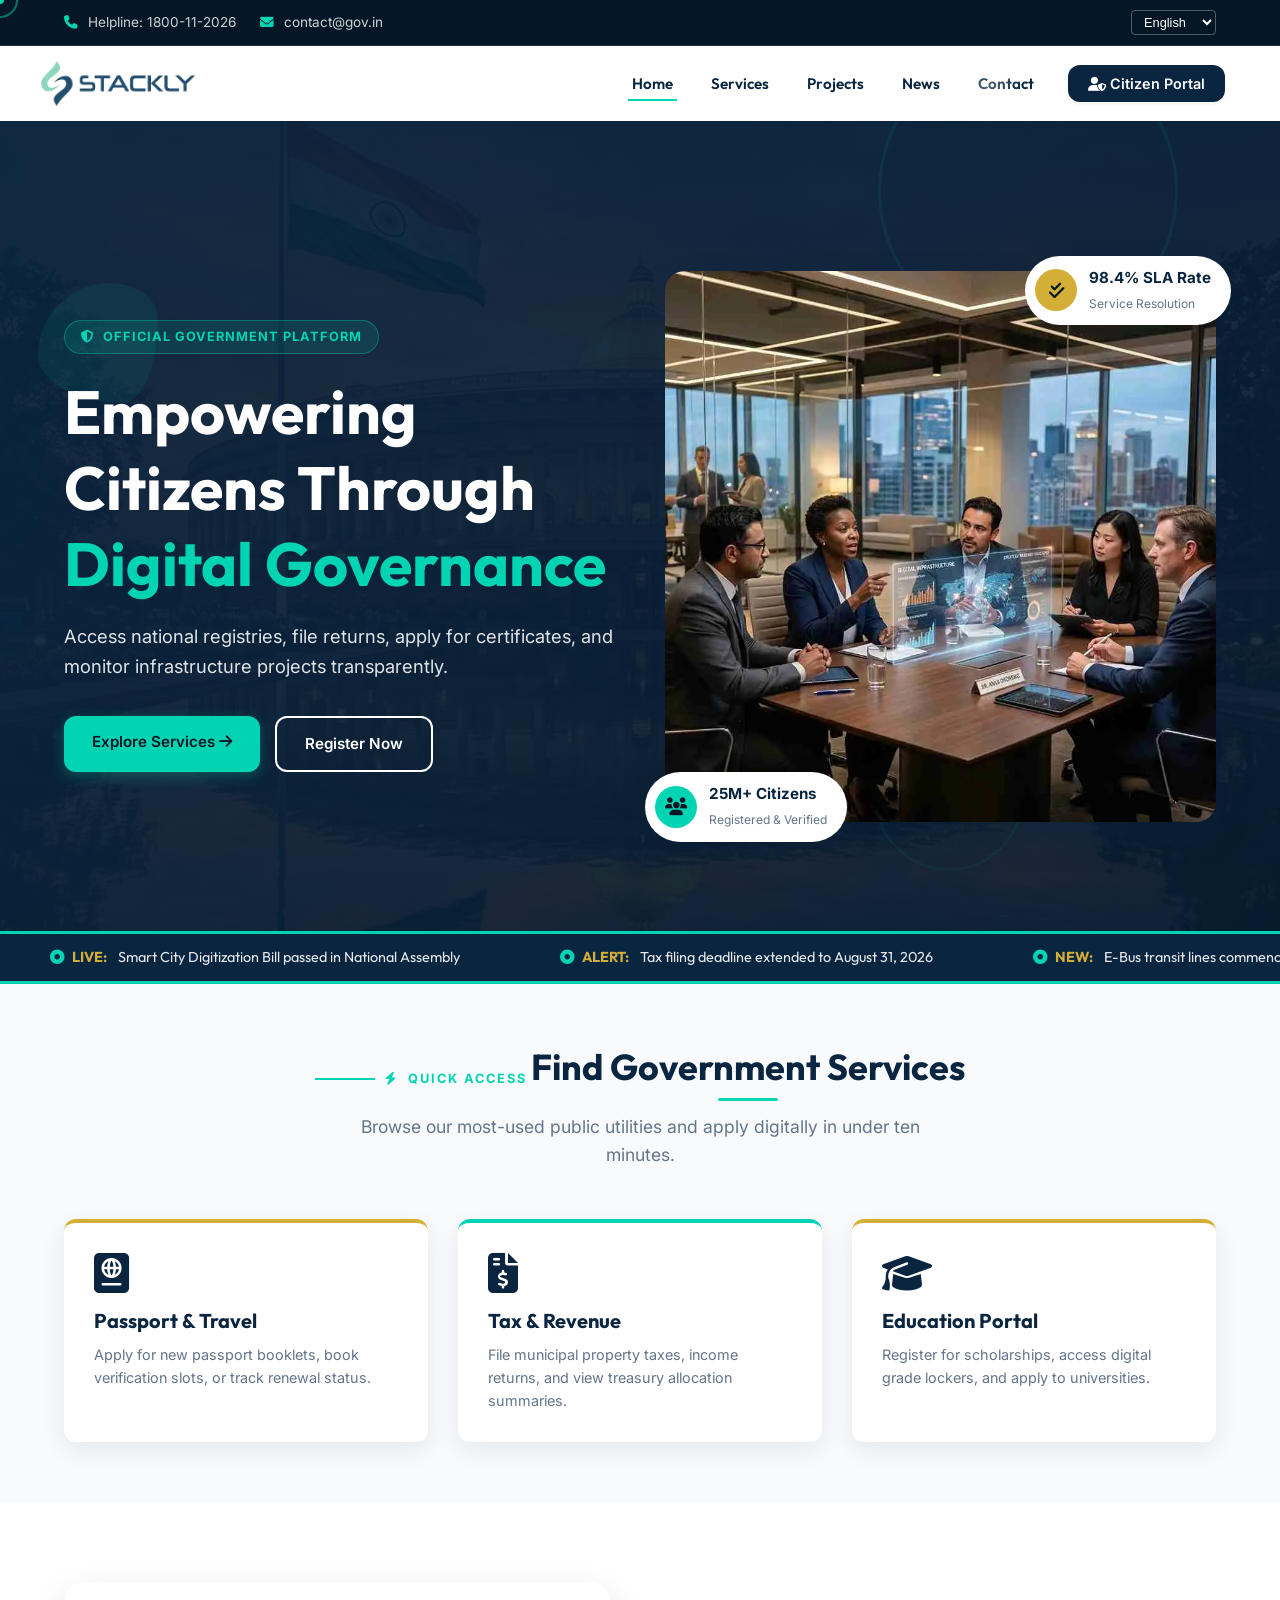
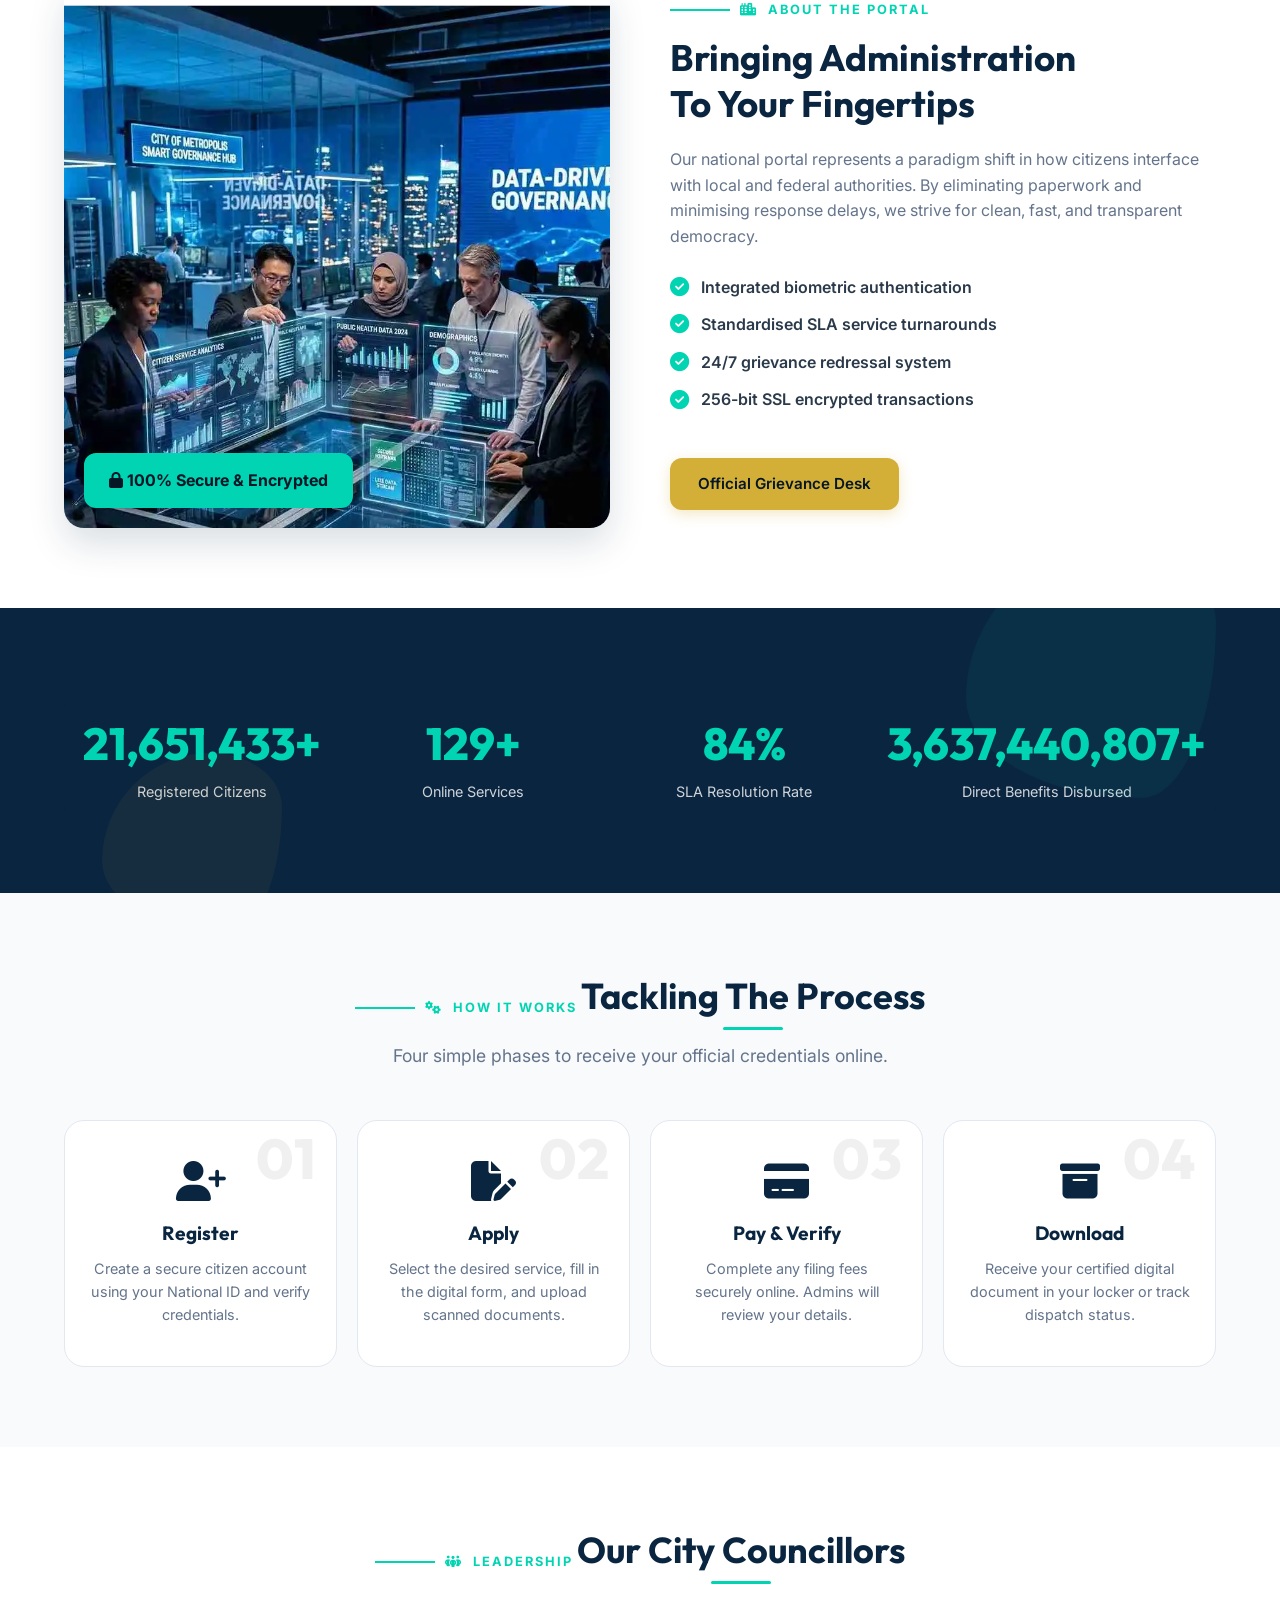
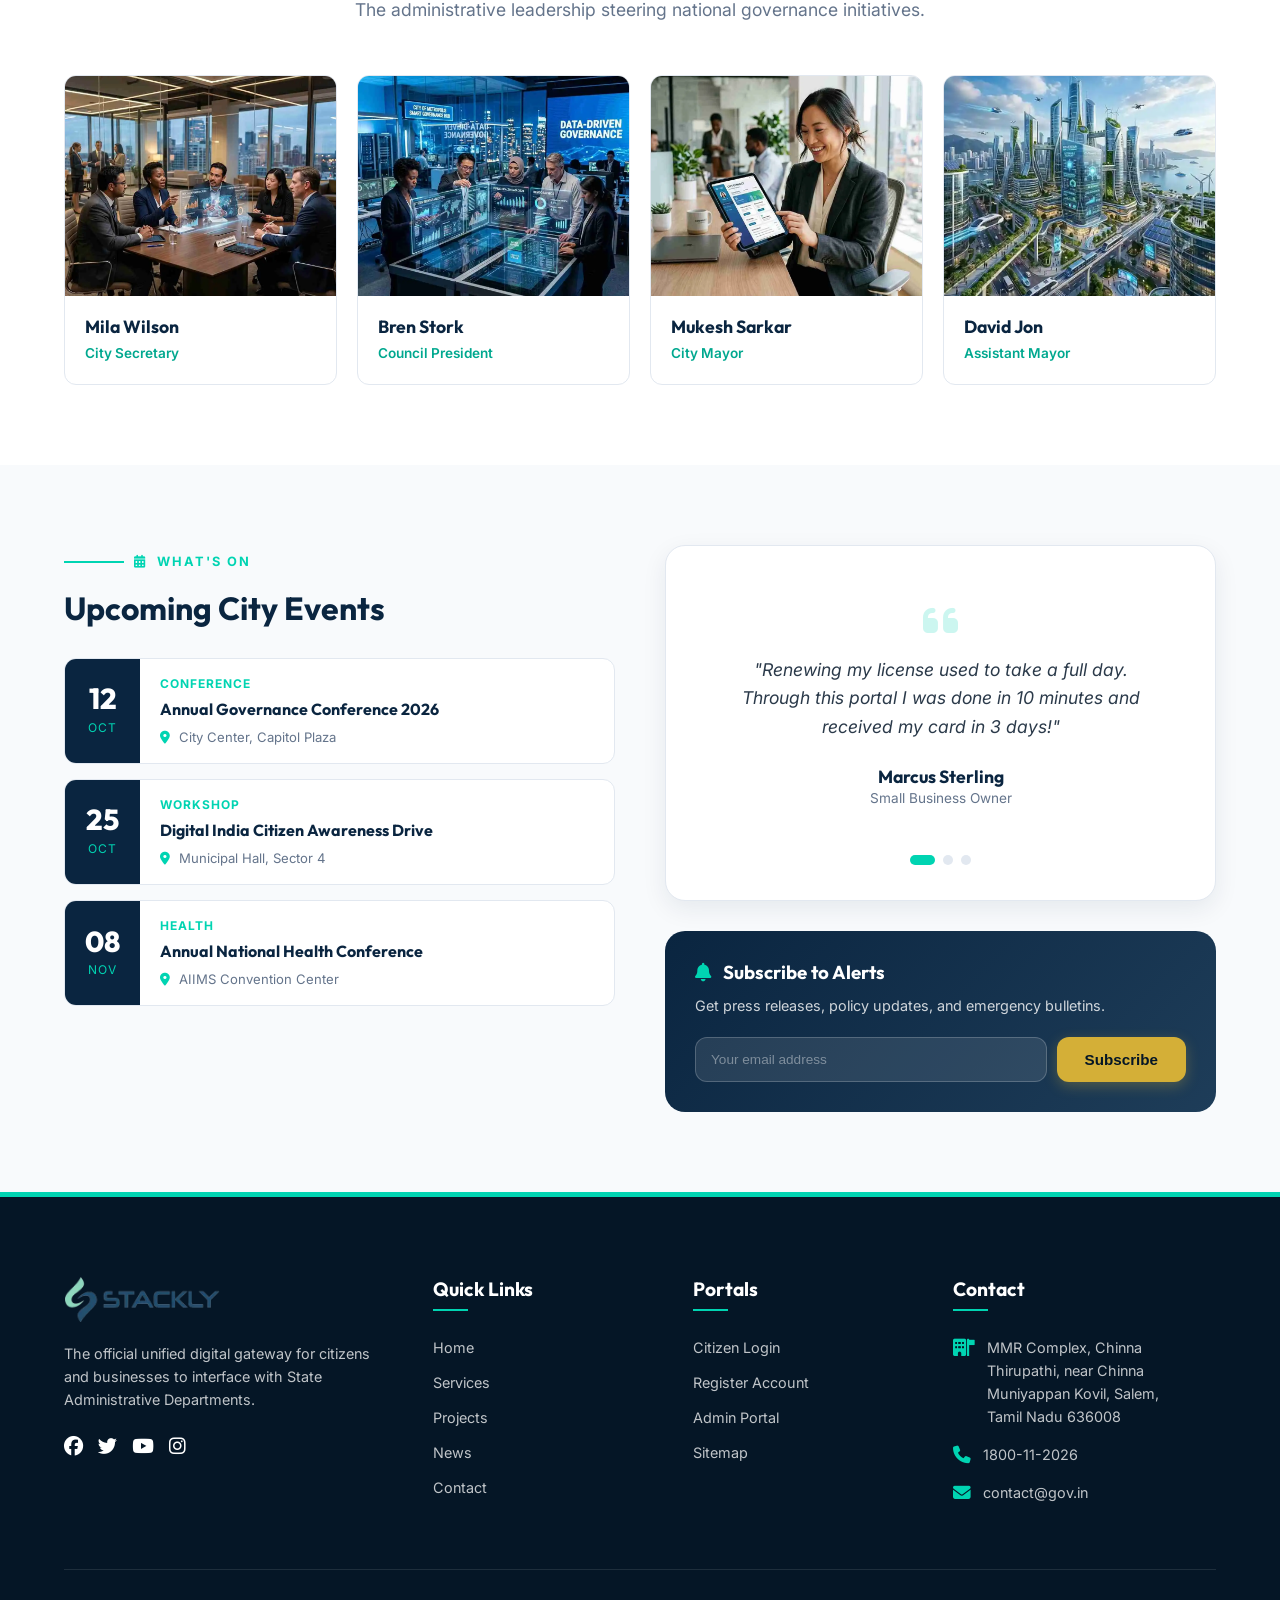
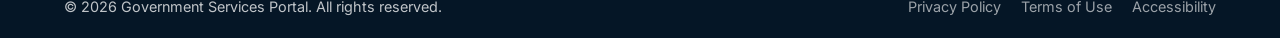
<file: index.html>
<!DOCTYPE html>
<html lang="en">
<head>
<meta charset="UTF-8">
<meta name="viewport" content="width=device-width, initial-scale=1.0">
<title>National Digital Governance Portal | Government Services</title>
<meta name="description" content="Access all official national government services online — passports, taxes, licenses, and public projects.">
<link rel="stylesheet" href="https://cdnjs.cloudflare.com/ajax/libs/font-awesome/6.4.0/css/all.min.css">
<link rel="stylesheet" href="css/style.css">
<link rel="stylesheet" href="css/animations.css">
</head>
<body>

<!-- Cursor -->
<div class="cursor-dot"></div>
<div class="cursor-ring"></div>
<!-- Scroll Progress -->
<div id="scroll-progress"></div>
<!-- Loader -->
<div id="page-loader"><div class="loader-spinner"></div></div>

<!-- TOP BAR -->
<div class="top-bar">
  <div class="container top-bar-content">
    <div class="top-bar-left">
      <span><i class="fa-solid fa-phone"></i> Helpline: 1800-11-2026</span>
      <span><i class="fa-solid fa-envelope"></i> contact@gov.in</span>
    </div>
    <div class="top-bar-right">
      <select id="lang-select"><option>English</option><option>हिन्दी</option><option>Español</option></select>
    </div>
  </div>
</div>

<!-- HEADER -->
<header class="main-header">
  <div class="container header-container">
    <div class="logo-area"><a href="index.html"><img src="images/logo.webp" alt="Gov Logo"></a></div>
    <nav>
      <ul class="nav-menu">
        <li class="nav-item"><a href="index.html" class="nav-link active">Home</a></li>
        <li class="nav-item"><a href="services.html" class="nav-link">Services</a></li>
        <li class="nav-item"><a href="project.html" class="nav-link">Projects</a></li>
        <li class="nav-item"><a href="blog.html" class="nav-link">News</a></li>
        <li class="nav-item"><a href="contact.html" class="nav-link">Contact</a></li>
        <li class="nav-item"><a href="login.html" class="header-btn btn-glow"><i class="fa-solid fa-user-shield"></i> Citizen Portal</a></li>
      </ul>
    </nav>
    <div class="menu-toggle"><i class="fa-solid fa-bars"></i></div>
  </div>
</header>

<!-- ══════════════════════════════════════════════════
     SECTION 1: HERO BANNER
══════════════════════════════════════════════════ -->
<section class="hero-section" style="position:relative;overflow:hidden;background:url('images/parliament.webp') center/cover no-repeat;min-height:90vh;display:flex;align-items:center;padding:140px 0 100px;">
  <div class="hero-animated-bg"></div>

  <!-- Decorative floating shapes -->
  <div class="shape-ring" style="width:300px;height:300px;top:-80px;right:8%;opacity:0.3;"></div>
  <div class="shape-ring" style="width:150px;height:150px;bottom:60px;right:20%;opacity:0.2;animation-direction:reverse;"></div>
  <div class="shape-blob" style="width:120px;height:120px;background:rgba(0,212,178,0.08);top:20%;left:3%;"></div>

  <div class="container" style="position:relative;z-index:2;">
    <div class="hero-grid">
      <div class="hero-content">
        <div class="hero-badge"><i class="fa-solid fa-shield-halved"></i> Official Government Platform</div>
        <h1 style="font-size:3.8rem;color:white;animation:fadeInUp 0.9s ease forwards;">
          Empowering Citizens Through <span style="color:var(--secondary);">Digital Governance</span>
        </h1>
        <p style="animation:fadeInUp 1.1s ease forwards;color:rgba(255,255,255,0.88);font-size:1.15rem;margin-bottom:35px;">
          Access national registries, file returns, apply for certificates, and monitor infrastructure projects transparently.
        </p>
        <div class="hero-buttons" style="animation:fadeInUp 1.3s ease forwards;">
          <a href="services.html" class="btn btn-primary btn-glow ripple-effect">Explore Services <i class="fa-solid fa-arrow-right"></i></a>
          <a href="signup.html" class="btn btn-secondary ripple-effect">Register Now</a>
        </div>
      </div>
      <div style="position:relative;animation:fadeInRight 1.2s ease forwards;">
        <div class="parallax-img" style="border-radius:20px;box-shadow:var(--shadow-lg);">
          <img src="images/about.webp" alt="Government Officials">
        </div>
        <!-- Floating pills -->
        <div class="floating-pill" style="bottom:-20px;left:-20px;">
          <div class="pill-icon"><i class="fa-solid fa-users"></i></div>
          <div class="pill-text"><strong>25M+ Citizens</strong><span>Registered & Verified</span></div>
        </div>
        <div class="floating-pill" style="top:-15px;right:-15px;animation-delay:1s;">
          <div class="pill-icon" style="background:var(--accent);"><i class="fa-solid fa-check-double"></i></div>
          <div class="pill-text"><strong>98.4% SLA Rate</strong><span>Service Resolution</span></div>
        </div>
      </div>
    </div>
  </div>
</section>

<!-- NEWS TICKER -->
<div class="ticker-wrap">
  <div class="ticker-track">
    <div class="ticker-item"><i class="fa-solid fa-circle-dot"></i><span>LIVE:</span> Smart City Digitization Bill passed in National Assembly</div>
    <div class="ticker-item"><i class="fa-solid fa-circle-dot"></i><span>ALERT:</span> Tax filing deadline extended to August 31, 2026</div>
    <div class="ticker-item"><i class="fa-solid fa-circle-dot"></i><span>NEW:</span> E-Bus transit lines commencing pilot routes next Monday</div>
    <div class="ticker-item"><i class="fa-solid fa-circle-dot"></i><span>NOTICE:</span> Free vaccination drives at all ward centers tomorrow</div>
    <!-- duplicate for seamless loop -->
    <div class="ticker-item"><i class="fa-solid fa-circle-dot"></i><span>LIVE:</span> Smart City Digitization Bill passed in National Assembly</div>
    <div class="ticker-item"><i class="fa-solid fa-circle-dot"></i><span>ALERT:</span> Tax filing deadline extended to August 31, 2026</div>
    <div class="ticker-item"><i class="fa-solid fa-circle-dot"></i><span>NEW:</span> E-Bus transit lines commencing pilot routes next Monday</div>
    <div class="ticker-item"><i class="fa-solid fa-circle-dot"></i><span>NOTICE:</span> Free vaccination drives at all ward centers tomorrow</div>
  </div>
</div>

<!-- ══════════════════════════════════════════════════
     SECTION 2: QUICK ACCESS CARDS (overlap)
══════════════════════════════════════════════════ -->
<section style="padding:60px 0;background:var(--bg-main);">
  <div class="container">
    <div class="section-title reveal from-up">
      <div class="section-label"><i class="fa-solid fa-bolt"></i> Quick Access</div>
      <h2>Find Government Services</h2>
      <p>Browse our most-used public utilities and apply digitally in under ten minutes.</p>
    </div>
    <div class="card-grid-3 stagger-children">
      <div class="quick-card reveal from-left" style="cursor:pointer;" onclick="location.href='services.html'">
        <i class="fa-solid fa-passport"></i>
        <h3>Passport &amp; Travel</h3>
        <p>Apply for new passport booklets, book verification slots, or track renewal status.</p>
      </div>
      <div class="quick-card reveal from-up" onclick="location.href='services.html'" style="cursor:pointer;border-top-color:var(--secondary);">
        <i class="fa-solid fa-file-invoice-dollar"></i>
        <h3>Tax &amp; Revenue</h3>
        <p>File municipal property taxes, income returns, and view treasury allocation summaries.</p>
      </div>
      <div class="quick-card reveal from-right" onclick="location.href='services.html'" style="cursor:pointer;">
        <i class="fa-solid fa-graduation-cap"></i>
        <h3>Education Portal</h3>
        <p>Register for scholarships, access digital grade lockers, and apply to universities.</p>
      </div>
    </div>
  </div>
</section>

<!-- ══════════════════════════════════════════════════
     SECTION 3: ABOUT — image + content
══════════════════════════════════════════════════ -->
<section style="padding:80px 0;background:var(--bg-card);">
  <div class="container">
    <div class="about-grid">
      <div class="parallax-img reveal from-left" style="box-shadow:var(--shadow-lg);">
        <img src="images/team.webp" alt="Digital Governance Team">
        <div class="about-badge"><i class="fa-solid fa-lock"></i> 100% Secure &amp; Encrypted</div>
      </div>
      <div class="reveal from-right">
        <div class="section-label"><i class="fa-solid fa-city"></i> About The Portal</div>
        <h2 style="font-size:2.3rem;margin-bottom:20px;">Bringing Administration <br>To Your Fingertips</h2>
        <p style="color:var(--text-muted);margin-bottom:25px;">Our national portal represents a paradigm shift in how citizens interface with local and federal authorities. By eliminating paperwork and minimising response delays, we strive for clean, fast, and transparent democracy.</p>
        <ul class="about-features">
          <li><i class="fa-solid fa-circle-check"></i> Integrated biometric authentication</li>
          <li><i class="fa-solid fa-circle-check"></i> Standardised SLA service turnarounds</li>
          <li><i class="fa-solid fa-circle-check"></i> 24/7 grievance redressal system</li>
          <li><i class="fa-solid fa-circle-check"></i> 256-bit SSL encrypted transactions</li>
        </ul>
        <a href="contact.html" class="btn btn-accent btn-glow ripple-effect" style="margin-top:20px;">Official Grievance Desk</a>
      </div>
    </div>
  </div>
</section>

<!-- ══════════════════════════════════════════════════
     SECTION 4: ANIMATED STATS COUNTER
══════════════════════════════════════════════════ -->
<section style="padding:70px 0;background:var(--primary);position:relative;overflow:hidden;">
  <div class="shape-blob" style="width:250px;height:250px;background:rgba(0,212,178,0.06);top:-60px;right:5%;"></div>
  <div class="shape-blob" style="width:180px;height:180px;background:rgba(212,175,55,0.06);bottom:-40px;left:8%;"></div>
  <div class="container">
    <div class="stats-grid reveal zoom">
      <div class="stat-item stat-pulse">
        <span class="counter-number" data-target="25000000" data-suffix="+">25M+</span>
        <p>Registered Citizens</p>
      </div>
      <div class="stat-item">
        <span class="counter-number" data-target="150" data-suffix="+">150+</span>
        <p>Online Services</p>
      </div>
      <div class="stat-item">
        <span class="counter-number" data-target="98" data-suffix="%">98%</span>
        <p>SLA Resolution Rate</p>
      </div>
      <div class="stat-item">
        <span class="counter-number" data-target="4200000000" data-suffix="+">$4.2B+</span>
        <p>Direct Benefits Disbursed</p>
      </div>
    </div>
  </div>
</section>

<!-- ══════════════════════════════════════════════════
     SECTION 5: PROCESS STEPS (Medzo: Tackling The Process)
══════════════════════════════════════════════════ -->
<section style="padding:80px 0;background:var(--bg-main);">
  <div class="container">
    <div class="section-title reveal from-up">
      <div class="section-label"><i class="fa-solid fa-gears"></i> How It Works</div>
      <h2>Tackling The Process</h2>
      <p>Four simple phases to receive your official credentials online.</p>
    </div>
    <div class="card-grid-4 stagger-children">
      <div class="process-step reveal from-up">
        <div class="step-num">01</div>
        <i class="fa-solid fa-user-plus"></i>
        <h3>Register</h3>
        <p>Create a secure citizen account using your National ID and verify credentials.</p>
      </div>
      <div class="process-step reveal from-up">
        <div class="step-num">02</div>
        <i class="fa-solid fa-file-pen"></i>
        <h3>Apply</h3>
        <p>Select the desired service, fill in the digital form, and upload scanned documents.</p>
      </div>
      <div class="process-step reveal from-up">
        <div class="step-num">03</div>
        <i class="fa-solid fa-credit-card"></i>
        <h3>Pay &amp; Verify</h3>
        <p>Complete any filing fees securely online. Admins will review your details.</p>
      </div>
      <div class="process-step reveal from-up">
        <div class="step-num">04</div>
        <i class="fa-solid fa-box-archive"></i>
        <h3>Download</h3>
        <p>Receive your certified digital document in your locker or track dispatch status.</p>
      </div>
    </div>
  </div>
</section>

<!-- ══════════════════════════════════════════════════
     SECTION 6: CITY COUNCILLORS (Medzo style)
══════════════════════════════════════════════════ -->
<section style="padding:80px 0;background:var(--bg-card);">
  <div class="container">
    <div class="section-title reveal from-up">
      <div class="section-label"><i class="fa-solid fa-people-group"></i> Leadership</div>
      <h2>Our City Councillors</h2>
      <p>The administrative leadership steering national governance initiatives.</p>
    </div>
    <div class="card-grid-4 stagger-children">
      <div class="team-card reveal from-up">
        <div class="team-img">
          <img src="images/about.webp" alt="Mila Wilson">
          <div class="team-social">
            <a href="404.html"><i class="fa-brands fa-twitter"></i></a>
            <a href="404.html"><i class="fa-brands fa-linkedin"></i></a>
          </div>
        </div>
        <div class="team-info"><h4>Mila Wilson</h4><p>City Secretary</p></div>
      </div>
      <div class="team-card reveal from-up">
        <div class="team-img">
          <img src="images/team.webp" alt="Bren Stork">
          <div class="team-social">
            <a href="404.html"><i class="fa-brands fa-twitter"></i></a>
            <a href="404.html"><i class="fa-brands fa-linkedin"></i></a>
          </div>
        </div>
        <div class="team-info"><h4>Bren Stork</h4><p>Council President</p></div>
      </div>
      <div class="team-card reveal from-up">
        <div class="team-img">
          <img src="images/citizen.webp" alt="Mukesh Sarkar">
          <div class="team-social">
            <a href="404.html"><i class="fa-brands fa-twitter"></i></a>
            <a href="404.html"><i class="fa-brands fa-linkedin"></i></a>
          </div>
        </div>
        <div class="team-info"><h4>Mukesh Sarkar</h4><p>City Mayor</p></div>
      </div>
      <div class="team-card reveal from-up">
        <div class="team-img">
          <img src="images/hero.webp" alt="David Jon">
          <div class="team-social">
            <a href="404.html"><i class="fa-brands fa-twitter"></i></a>
            <a href="404.html"><i class="fa-brands fa-linkedin"></i></a>
          </div>
        </div>
        <div class="team-info"><h4>David Jon</h4><p>Assistant Mayor</p></div>
      </div>
    </div>
  </div>
</section>

<!-- ══════════════════════════════════════════════════
     SECTION 7: EVENTS + TESTIMONIALS + NEWSLETTER
══════════════════════════════════════════════════ -->
<section style="padding:80px 0;background:var(--bg-main);">
  <div class="container">
    <div style="display:grid;grid-template-columns:1fr 1fr;gap:50px;" class="reveal from-up events-testimonials-grid">
      <!-- Upcoming Events -->
      <div>
        <div class="section-label"><i class="fa-solid fa-calendar-days"></i> What's On</div>
        <h2 style="font-size:2rem;margin-bottom:30px;">Upcoming City Events</h2>
        <div style="display:flex;flex-direction:column;gap:15px;">
          <div class="event-card">
            <div class="event-date-box"><div class="day">12</div><div class="month">Oct</div></div>
            <div class="event-card-body">
              <div class="event-cat">Conference</div>
              <h4>Annual Governance Conference 2026</h4>
              <p><i class="fa-solid fa-location-dot" style="color:var(--secondary);margin-right:5px;"></i> City Center, Capitol Plaza</p>
            </div>
          </div>
          <div class="event-card">
            <div class="event-date-box"><div class="day">25</div><div class="month">Oct</div></div>
            <div class="event-card-body">
              <div class="event-cat">Workshop</div>
              <h4>Digital India Citizen Awareness Drive</h4>
              <p><i class="fa-solid fa-location-dot" style="color:var(--secondary);margin-right:5px;"></i> Municipal Hall, Sector 4</p>
            </div>
          </div>
          <div class="event-card">
            <div class="event-date-box"><div class="day">08</div><div class="month">Nov</div></div>
            <div class="event-card-body">
              <div class="event-cat">Health</div>
              <h4>Annual National Health Conference</h4>
              <p><i class="fa-solid fa-location-dot" style="color:var(--secondary);margin-right:5px;"></i> AIIMS Convention Center</p>
            </div>
          </div>
        </div>
      </div>

      <!-- Testimonials + Newsletter stacked -->
      <div style="display:flex;flex-direction:column;gap:30px;">
        <!-- Testimonial -->
        <div style="background:var(--bg-card);border-radius:var(--radius-lg);padding:35px;border:1px solid var(--border-color);box-shadow:var(--shadow-md);">
          <div class="testimonial-slider-container">
            <div class="testimonial-track">
              <div class="testimonial-slide">
                <div class="testimonial-card" style="box-shadow:none;border:none;padding:0;">
                  <i class="fa-solid fa-quote-left" style="font-size:2.5rem;color:rgba(0,212,178,0.2);margin-bottom:15px;"></i>
                  <p class="testimonial-text">"Renewing my license used to take a full day. Through this portal I was done in 10 minutes and received my card in 3 days!"</p>
                  <div class="testimonial-author"><h4>Marcus Sterling</h4><p>Small Business Owner</p></div>
                </div>
              </div>
              <div class="testimonial-slide">
                <div class="testimonial-card" style="box-shadow:none;border:none;padding:0;">
                  <i class="fa-solid fa-quote-left" style="font-size:2.5rem;color:rgba(0,212,178,0.2);margin-bottom:15px;"></i>
                  <p class="testimonial-text">"I registered my company online. Real-time validation, outstanding UI, and top-notch security. Extremely smooth experience!"</p>
                  <div class="testimonial-author"><h4>Amanda Liang</h4><p>Tech Entrepreneur</p></div>
                </div>
              </div>
              <div class="testimonial-slide">
                <div class="testimonial-card" style="box-shadow:none;border:none;padding:0;">
                  <i class="fa-solid fa-quote-left" style="font-size:2.5rem;color:rgba(0,212,178,0.2);margin-bottom:15px;"></i>
                  <p class="testimonial-text">"Filed a street lamp complaint. It was inspected and repaired within 36 hours. Transparent and accountable governance!"</p>
                  <div class="testimonial-author"><h4>Carlos Mendez</h4><p>Resident President</p></div>
                </div>
              </div>
            </div>
            <div class="testimonial-dots"></div>
          </div>
        </div>

        <!-- Newsletter -->
        <div style="background:linear-gradient(135deg,var(--primary),var(--primary-light));border-radius:var(--radius-lg);padding:30px;color:white;">
          <h3 style="color:white;margin-bottom:10px;"><i class="fa-solid fa-bell" style="color:var(--secondary);margin-right:8px;"></i> Subscribe to Alerts</h3>
          <p style="color:rgba(255,255,255,0.8);font-size:0.9rem;margin-bottom:15px;">Get press releases, policy updates, and emergency bulletins.</p>
          <form class="footer-newsletter-form" onsubmit="event.preventDefault();alert('Subscribed!');">
            <input type="email" placeholder="Your email address" style="background:rgba(255,255,255,0.1);border:1px solid rgba(255,255,255,0.2);" required>
            <button type="submit" class="btn btn-accent btn-glow">Subscribe</button>
          </form>
        </div>
      </div>
    </div>
  </div>
</section>

<!-- FOOTER -->
<footer class="main-footer">
  <div class="container">
    <div class="footer-grid">
      <div class="footer-column">
        <div class="footer-logo"><a href="index.html"><img src="images/logo.webp" alt="Gov Logo"></a></div>
        <p>The official unified digital gateway for citizens and businesses to interface with State Administrative Departments.</p>
        <div style="display:flex;gap:15px;margin-top:20px;font-size:1.2rem;">
          <a href="404.html" style="color:white;"><i class="fa-brands fa-facebook"></i></a>
          <a href="404.html" style="color:white;"><i class="fa-brands fa-twitter"></i></a>
          <a href="404.html" style="color:white;"><i class="fa-brands fa-youtube"></i></a>
          <a href="404.html" style="color:white;"><i class="fa-brands fa-instagram"></i></a>
        </div>
      </div>
      <div class="footer-column">
        <h3>Quick Links</h3>
        <ul class="footer-links">
          <li><a href="index.html">Home</a></li>
          <li><a href="services.html">Services</a></li>
          <li><a href="project.html">Projects</a></li>
          <li><a href="blog.html">News</a></li>
          <li><a href="contact.html">Contact</a></li>
        </ul>
      </div>
      <div class="footer-column">
        <h3>Portals</h3>
        <ul class="footer-links">
          <li><a href="login.html">Citizen Login</a></li>
          <li><a href="signup.html">Register Account</a></li>
          <li><a href="admindashboard.html">Admin Portal</a></li>
          <li><a href="404.html">Sitemap</a></li>
        </ul>
      </div>
      <div class="footer-column">
        <h3>Contact</h3>
        <div class="footer-contact-item"><i class="fa-solid fa-building-flag"></i><p>MMR Complex, Chinna Thirupathi, near Chinna Muniyappan Kovil, Salem,<br> Tamil Nadu 636008</p></div>
        <div class="footer-contact-item"><i class="fa-solid fa-phone"></i><p>1800-11-2026</p></div>
        <div class="footer-contact-item"><i class="fa-solid fa-envelope"></i><p>contact@gov.in</p></div>
      </div>
    </div>
    <div class="footer-bottom">
      <p>&copy; 2026 Government Services Portal. All rights reserved.</p>
      <div class="footer-bottom-links">
        <a href="404.html">Privacy Policy</a>
        <a href="404.html">Terms of Use</a>
        <a href="404.html">Accessibility</a>
      </div>
    </div>
  </div>
</footer>

<div id="back-to-top"><i class="fa-solid fa-arrow-up"></i></div>
<script src="js/script.js"></script>
</body>
</html>
</file>
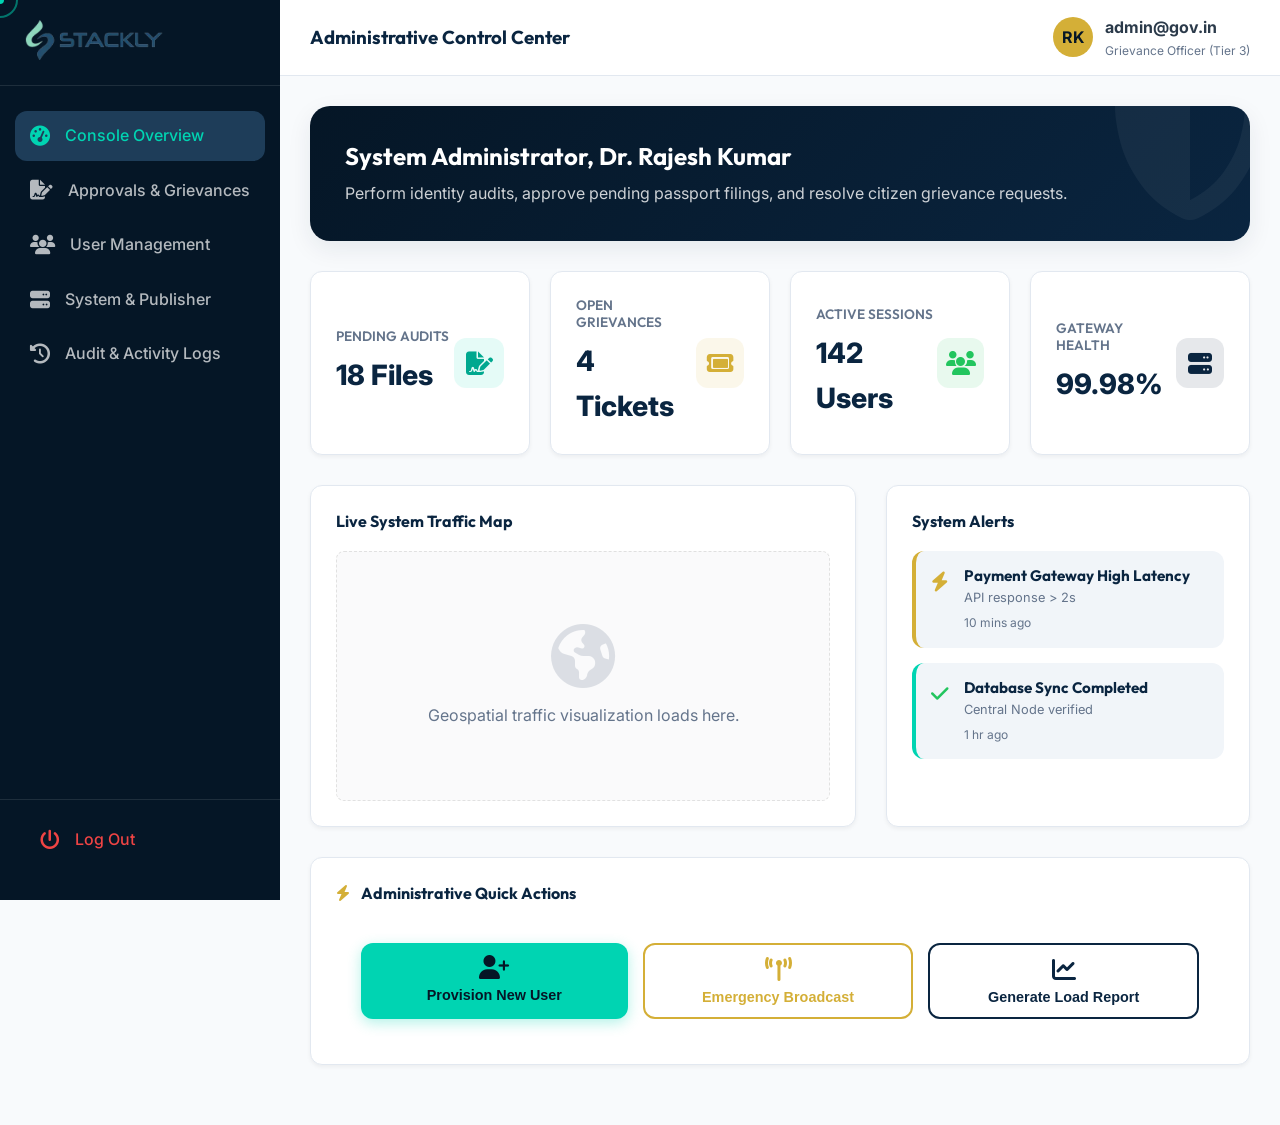
<file: admindashboard.html>
<!DOCTYPE html>
<html lang="en">
<head>
    <meta charset="UTF-8">
    <meta name="viewport" content="width=device-width, initial-scale=1.0">
    <title>Administrative Dashboard | National Digital Governance Portal</title>
    <!-- FontAwesome Icons -->
    <link rel="stylesheet" href="https://cdnjs.cloudflare.com/ajax/libs/font-awesome/6.4.0/css/all.min.css">
    <!-- Google Fonts & Custom CSS -->
    <link rel="stylesheet" href="css/style.css">
    <link rel="stylesheet" href="css/animations.css">
</head>
<body>
<div class="cursor-dot"></div><div class="cursor-ring"></div><div id="scroll-progress"></div>

    <!-- Page Loader -->
    <div id="page-loader">
        <div class="loader-spinner"></div>
    </div>

    <!-- Hidden marker to let script know this is the admin dashboard -->
    <div id="admin-dashboard-marker" style="display:none;"></div>

    <div class="dashboard-wrapper">
        <!-- Sidebar Navigation -->
        <aside class="sidebar">
            <div class="sidebar-logo">
                <a href="index.html">
                    <img src="images/logo.webp" alt="Gov Logo">
                </a>
            </div>
            <ul class="sidebar-menu">
                <li class="sidebar-item">
                    <a href="#" class="sidebar-link active" onclick="switchDashTab(event, 'tab-overview')"><i class="fa-solid fa-gauge-high"></i> Console Overview</a>
                </li>
                <li class="sidebar-item">
                    <a href="#" class="sidebar-link" onclick="switchDashTab(event, 'tab-approvals')"><i class="fa-solid fa-file-signature"></i> Approvals & Grievances</a>
                </li>
                <li class="sidebar-item">
                    <a href="#" class="sidebar-link" onclick="switchDashTab(event, 'tab-users')"><i class="fa-solid fa-users"></i> User Management</a>
                </li>
                <li class="sidebar-item">
                    <a href="#" class="sidebar-link" onclick="switchDashTab(event, 'tab-system')"><i class="fa-solid fa-server"></i> System & Publisher</a>
                </li>
                <li class="sidebar-item">
                    <a href="#" class="sidebar-link" onclick="switchDashTab(event, 'tab-audit')"><i class="fa-solid fa-clock-rotate-left"></i> Audit & Activity Logs</a>
                </li>
            </ul>
            <div class="sidebar-footer">
                <a href="#" class="sidebar-link logout-btn" style="color: #ef4444;"><i class="fa-solid fa-power-off"></i> Log Out</a>
            </div>
        </aside>

        <!-- Main Dashboard Content -->
        <main class="dashboard-main">
            <!-- Dashboard Navbar -->
            <nav class="dashboard-nav">
                <div>
                    <h3>Administrative Control Center</h3>
                </div>
                <div class="dash-user-profile">
                    <div class="user-avatar" id="admin-avatar-text" style="background: var(--accent);">RK</div>
                    <div>
                        <strong id="admin-email-display">admin@gov.in</strong>
                        <p style="font-size: 0.75rem; color: var(--text-muted);">Grievance Officer (Tier 3)</p>
                    </div>
                </div>
            </nav>

            <!-- Body Containing exactly 7 sections -->
            <div class="dashboard-body">

                <!-- TAB 1: Console Overview -->
                <div class="dash-tab active" id="tab-overview" style="animation: fadeInUp 0.5s ease forwards;">
                    <!-- SECTION 1: Personalized Admin Welcome Banner -->
                    <section class="dash-welcome" style="padding: 35px; margin-bottom: 30px; background: linear-gradient(135deg, var(--primary-dark), var(--primary));">
                        <div>
                            <h2 id="admin-welcome-title">System Administrator, Dr. Rajesh Kumar</h2>
                            <p>Perform identity audits, approve pending passport filings, and resolve citizen grievance requests.</p>
                        </div>
                        <div class="dash-welcome-bg">
                            <i class="fa-solid fa-shield-halved"></i>
                        </div>
                    </section>

                    <!-- SECTION 2: Analytics Widgets -->
                    <section class="analytics-widgets-section" style="padding: 0 0 30px 0;">
                        <div class="widgets-grid" style="margin-bottom: 0;">
                            <div class="widget-card">
                                <div class="widget-info">
                                    <h4>Pending Audits</h4>
                                    <p>18 Files</p>
                                </div>
                                <div class="widget-icon"><i class="fa-solid fa-file-signature"></i></div>
                            </div>
                            <div class="widget-card">
                                <div class="widget-info">
                                    <h4>Open Grievances</h4>
                                    <p>4 Tickets</p>
                                </div>
                                <div class="widget-icon" style="background: rgba(212,175,55,0.1); color: var(--accent);"><i class="fa-solid fa-ticket"></i></div>
                            </div>
                            <div class="widget-card">
                                <div class="widget-info">
                                    <h4>Active Sessions</h4>
                                    <p>142 Users</p>
                                </div>
                                <div class="widget-icon" style="background: rgba(34,197,94,0.1); color: #22c55e;"><i class="fa-solid fa-users"></i></div>
                            </div>
                            <div class="widget-card">
                                <div class="widget-info">
                                    <h4>Gateway Health</h4>
                                    <p>99.98%</p>
                                </div>
                                <div class="widget-icon" style="background: rgba(10,37,64,0.1); color: var(--primary);"><i class="fa-solid fa-server"></i></div>
                            </div>
                        </div>
                    </section>

                    <!-- SECTION 2.5: Live System Monitor -->
                    <section style="padding: 0 0 30px 0;">
                        <div class="dash-columns">
                            <div class="table-card" style="flex: 2; margin-bottom: 0;">
                                <div class="table-card-header">
                                    <h4>Live System Traffic Map</h4>
                                </div>
                                <div style="height: 250px; background: rgba(10,37,64,0.02); border-radius: 8px; display: flex; align-items: center; justify-content: center; position: relative; overflow: hidden; border: 1px dashed rgba(0,0,0,0.1);">
                                    <!-- Placeholder for Map / Chart -->
                                    <div style="text-align: center; color: var(--text-muted);">
                                        <i class="fa-solid fa-earth-americas" style="font-size: 4rem; opacity: 0.2; margin-bottom: 15px;"></i>
                                        <p>Geospatial traffic visualization loads here.</p>
                                    </div>
                                </div>
                            </div>
                            <div class="table-card" style="flex: 1; margin-bottom: 0;">
                                <div class="table-card-header">
                                    <h4>System Alerts</h4>
                                </div>
                                <div class="notifications-list">
                                    <div class="notification-item" style="border-left-color: var(--accent);">
                                        <div class="notification-icon"><i class="fa-solid fa-bolt" style="color: var(--accent);"></i></div>
                                        <div class="notification-content">
                                            <h5 style="margin-bottom: 3px;">Payment Gateway High Latency</h5>
                                            <p style="font-size: 0.8rem;">API response > 2s</p>
                                            <div class="notification-time">10 mins ago</div>
                                        </div>
                                    </div>
                                    <div class="notification-item">
                                        <div class="notification-icon"><i class="fa-solid fa-check" style="color: #22c55e;"></i></div>
                                        <div class="notification-content">
                                            <h5 style="margin-bottom: 3px;">Database Sync Completed</h5>
                                            <p style="font-size: 0.8rem;">Central Node verified</p>
                                            <div class="notification-time">1 hr ago</div>
                                        </div>
                                    </div>
                                </div>
                            </div>
                        </div>
                    </section>

                    <!-- SECTION 4: Administrative Quick Actions -->
                    <section class="admin-shortcuts-section" style="padding: 0 0 30px 0;">
                        <div class="table-card" style="margin-bottom: 0;">
                            <div class="table-card-header">
                                <h4><i class="fa-solid fa-bolt" style="color: var(--accent); margin-right: 8px;"></i> Administrative Quick Actions</h4>
                            </div>
                            <div style="padding: 20px 25px; display: flex; gap: 15px; flex-wrap: wrap;">
                                <button class="btn btn-primary btn-glow ripple-effect" style="flex: 1; padding: 12px; display: flex; flex-direction: column; align-items: center; gap: 8px;" onclick="alert('Opening User Provisioning Tool...');">
                                    <i class="fa-solid fa-user-plus" style="font-size: 1.5rem;"></i>
                                    <span style="font-size: 0.9rem; font-weight: 600;">Provision New User</span>
                                </button>
                                <button class="btn btn-secondary" style="flex: 1; padding: 12px; display: flex; flex-direction: column; align-items: center; gap: 8px; border: 2px solid var(--accent); color: var(--accent);" onclick="alert('Opening Emergency Broadcast Terminal...');">
                                    <i class="fa-solid fa-tower-broadcast" style="font-size: 1.5rem;"></i>
                                    <span style="font-size: 0.9rem; font-weight: 600;">Emergency Broadcast</span>
                                </button>
                                <button class="btn btn-secondary" style="flex: 1; padding: 12px; display: flex; flex-direction: column; align-items: center; gap: 8px; border: 2px solid var(--primary); color: var(--primary);" onclick="alert('Generating Real-time System Load Report...');">
                                    <i class="fa-solid fa-chart-line" style="font-size: 1.5rem;"></i>
                                    <span style="font-size: 0.9rem; font-weight: 600;">Generate Load Report</span>
                                </button>
                            </div>
                        </div>
                    </section>
                </div>

                <!-- TAB 2: Approvals & Grievances -->
                <div class="dash-tab" id="tab-approvals" style="display: none;">
                    <!-- SECTION 3: Approvals Queue Table -->
                    <section class="approvals-queue-section" style="padding: 0 0 30px 0;">
                        <div class="table-card" style="margin-bottom: 0;">
                            <div class="table-card-header">
                                <h4>Pending Document Verification Queue</h4>
                                <span class="badge badge-warning">Needs Review</span>
                            </div>
                            <div class="table-responsive">
                                <table>
                                    <thead>
                                        <tr>
                                            <th>Application ID</th>
                                            <th>Citizen Name</th>
                                            <th>Service Category</th>
                                            <th>Days Pending</th>
                                            <th>Current Status</th>
                                            <th>Action</th>
                                        </tr>
                                    </thead>
                                    <tbody>
                                        <tr>
                                            <td>#APP-PASS-9041</td>
                                            <td>Sarah Johnson</td>
                                            <td>Passport Reissue Booklet</td>
                                            <td>1 Day</td>
                                            <td><span class="badge badge-warning">Pending Review</span></td>
                                            <td><button class="btn btn-primary btn-glow ripple-effect" style="padding: 5px 12px; font-size: 0.8rem;" onclick="approveApplication(this, '#APP-PASS-9041')">Verify & Approve</button></td>
                                        </tr>
                                        <tr>
                                            <td>#APP-TAX-7721</td>
                                            <td>Marcus Sterling</td>
                                            <td>Commercial Land Assessment Audit</td>
                                            <td>3 Days</td>
                                            <td><span class="badge badge-warning">Pending Review</span></td>
                                            <td><button class="btn btn-primary btn-glow ripple-effect" style="padding: 5px 12px; font-size: 0.8rem;" onclick="approveApplication(this, '#APP-TAX-7721')">Verify & Approve</button></td>
                                        </tr>
                                    </tbody>
                                </table>
                            </div>
                        </div>
                    </section>

                    <!-- SECTION 4: Grievance Resolution Inbox -->
                    <section class="grievance-resolution-section" style="padding: 0 0 30px 0;">
                        <div class="dash-columns">
                            <div class="table-card" style="flex: 2; margin-bottom: 0;">
                                <div class="table-card-header">
                                    <h4>Active Citizen Grievance Inbox</h4>
                                    <span class="badge badge-danger">High SLA Priority</span>
                                </div>
                                <div class="notifications-list">
                                    <div class="notification-item alert-priority">
                                        <div class="notification-icon"><i class="fa-solid fa-circle-exclamation" style="color: var(--accent);"></i></div>
                                        <div class="notification-content" style="flex: 1;">
                                            <h5>Grievance #GRV-102941: RTO License Delay</h5>
                                            <p><strong>Citizen:</strong> John Doe | <strong>Description:</strong> "Filing slot was cleared on June 20, but digital credential has not populated digital locker yet."</p>
                                            <div class="notification-time">Submitted: 3 Hours Ago | SLA Deadline: 24 Hours</div>
                                            <button class="btn btn-accent btn-glow ripple-effect" style="padding: 6px 15px; font-size: 0.8rem; margin-top: 10px;" onclick="resolveGrievance(this, '#GRV-102941')">Mark Resolved</button>
                                        </div>
                                    </div>
                                </div>
                            </div>
                            
                            <!-- SLA Performance Panel -->
                            <div class="widget-card" style="flex: 1; margin-bottom: 0; display: flex; flex-direction: column; align-items: center; justify-content: center; text-align: center; background: rgba(34,197,94,0.05); border: 1px solid rgba(34,197,94,0.2);">
                                <h4 style="font-size: 1.1rem; color: var(--text-dark);">SLA Compliance Rate</h4>
                                <div style="font-size: 3rem; font-weight: 700; color: #22c55e; margin: 10px 0;">96.4%</div>
                                <p style="font-size: 0.85rem; color: var(--text-muted);">+2.1% from last month. Keep it up!</p>
                            </div>
                        </div>
                    </section>
                </div>

                <!-- TAB 3: User Management -->
                <div class="dash-tab" id="tab-users" style="display: none;">
                    <!-- SECTION 5: Registered Citizen list manager -->
                    <section class="accounts-manager-section" style="padding: 0 0 30px 0;">
                        <div class="table-card" style="margin-bottom: 0;">
                            <div class="table-card-header">
                                <h4>Citizen User Registries</h4>
                                <button class="btn btn-secondary" style="padding: 5px 12px; font-size: 0.8rem;" onclick="alert('Exporting Citizen Records CSV...');"><i class="fa-solid fa-file-export"></i> Export CSV</button>
                            </div>
                            <div class="table-responsive">
                                <table>
                                    <thead>
                                        <tr>
                                            <th>National ID</th>
                                            <th>Citizen Name</th>
                                            <th>Registered Email</th>
                                            <th>Locker Files Issued</th>
                                            <th>Status</th>
                                        </tr>
                                    </thead>
                                    <tbody>
                                        <tr>
                                            <td>ID-399281-ND</td>
                                            <td>Sarah Johnson</td>
                                            <td>citizen@gmail.com</td>
                                            <td>2 Certificates</td>
                                            <td><span class="badge badge-success">Active</span></td>
                                        </tr>
                                        <tr>
                                            <td>ID-110293-ND</td>
                                            <td>Marcus Sterling</td>
                                            <td>marcus.s@outlook.com</td>
                                            <td>5 Certificates</td>
                                            <td><span class="badge badge-success">Active</span></td>
                                        </tr>
                                        <tr>
                                            <td>ID-882941-ND</td>
                                            <td>Carlos Mendez</td>
                                            <td>carlos.m@gmail.com</td>
                                            <td>1 Certificate</td>
                                            <td><span class="badge badge-success">Active</span></td>
                                        </tr>
                                    </tbody>
                                </table>
                            </div>
                        </div>
                    </section>
                </div>

                <!-- TAB 4: System & Publisher -->
                <div class="dash-tab" id="tab-system" style="display: none;">
                    <!-- SECTION 6: Announcement / Press Release Publisher -->
                    <section class="announcements-publisher-section" style="padding: 0 0 30px 0;">
                        <div class="form-card">
                            <h3>Publish Portal Announcement & Emergency Alert</h3>
                            <p style="color: var(--text-muted); margin-bottom: 20px; font-size: 0.9rem;">This alert publishes directly to the visitor homepage notice boards instantly.</p>
                            <form onsubmit="event.preventDefault(); alert('Press Bulletin Published Live!');">
                                <div class="form-group">
                                    <label>Announcement Category</label>
                                    <select class="form-control">
                                        <option>Emergency Alert (Disaster / Storm)</option>
                                        <option>Administrative Policy Bulletin</option>
                                        <option>Road Closure / Construction detour</option>
                                    </select>
                                </div>
                                <div class="form-group">
                                    <label>Bulletin Title</label>
                                    <input type="text" class="form-control" required placeholder="E.g. High Storm Warning in Northern District">
                                </div>
                                <div class="form-group">
                                    <label>Detailed content</label>
                                    <textarea class="form-control" rows="3" placeholder="Explain the alert parameters..." required></textarea>
                                </div>
                                <button type="submit" class="btn btn-accent btn-glow ripple-effect">Publish Announcement</button>
                            </form>
                        </div>
                    </section>

                    <!-- SECTION 7: System Settings & Database status Controls -->
                    <section class="sys-settings-section" style="padding: 0 0 30px 0;">
                        <div class="form-card">
                            <h3>System Configuration & Audit Logs</h3>
                            <p style="color: var(--text-muted); margin-bottom: 20px; font-size: 0.9rem;">Manage database configuration setups or trigger directory backups.</p>
                            <div style="display: flex; gap: 15px; flex-wrap: wrap;">
                                <button class="btn btn-primary btn-glow ripple-effect" onclick="alert('Triggering full system audit logging. Audit reports saved to /logs.');"><i class="fa-solid fa-shield-halved"></i> Run Security Audit</button>
                                <button class="btn btn-secondary" onclick="alert('Database backup initiated. Snapshot saved securely to backup server.');" style="border: 2px solid var(--primary); color: var(--primary);"><i class="fa-solid fa-database"></i> Trigger Backup</button>
                                <button class="btn btn-accent btn-glow ripple-effect" onclick="alert('System cache cleared.');"><i class="fa-solid fa-trash-can"></i> Clear Portal Cache</button>
                            </div>
                        </div>
                    </section>
                </div>

                <!-- TAB 5: Audit & Activity Logs -->
                <div class="dash-tab" id="tab-audit" style="display: none;">
                    <!-- SECTION 8: Recent Activity Logs -->
                    <section class="activity-logs-section" style="padding: 0 0 30px 0;">
                        <div class="dash-columns">
                            <!-- Logs Table -->
                            <div class="table-card" style="flex: 3; margin-bottom: 0;">
                                <div class="table-card-header">
                                    <h4>System Activity & Security Audit Logs</h4>
                                    <span class="badge badge-info">Live Tracking</span>
                                </div>
                                <div class="table-responsive">
                                    <table>
                                        <thead>
                                            <tr>
                                                <th>Timestamp</th>
                                                <th>Action Performed</th>
                                                <th>Administrator</th>
                                                <th>IP Address</th>
                                                <th>Status</th>
                                            </tr>
                                        </thead>
                                        <tbody>
                                            <tr>
                                                <td>July 01, 2026 - 09:12 AM</td>
                                                <td>Approved Application #APP-LIC-8812</td>
                                                <td>Dr. Rajesh Kumar</td>
                                                <td>192.168.1.104</td>
                                                <td><span class="badge badge-success">Success</span></td>
                                            </tr>
                                            <tr>
                                                <td>July 01, 2026 - 08:45 AM</td>
                                                <td>Database Snapshot Backup Triggered</td>
                                                <td>System Auto</td>
                                                <td>127.0.0.1</td>
                                                <td><span class="badge badge-success">Success</span></td>
                                            </tr>
                                            <tr>
                                                <td>July 01, 2026 - 07:30 AM</td>
                                                <td>Failed Login Attempt (Admin Console)</td>
                                                <td>Unknown</td>
                                                <td>203.0.113.42</td>
                                                <td><span class="badge badge-danger">Blocked</span></td>
                                            </tr>
                                            <tr>
                                                <td>June 30, 2026 - 16:20 PM</td>
                                                <td>Published: "Capital Expressway Maintenance"</td>
                                                <td>Dr. Rajesh Kumar</td>
                                                <td>192.168.1.104</td>
                                                <td><span class="badge badge-success">Success</span></td>
                                            </tr>
                                        </tbody>
                                    </table>
                                </div>
                            </div>
                            
                            <!-- Reporting Widget -->
                            <div class="form-card" style="flex: 1; margin-bottom: 0;">
                                <h3>Export Audit Report</h3>
                                <p style="color: var(--text-muted); font-size: 0.85rem; margin-bottom: 15px;">Generate compliance reports for internal security reviews.</p>
                                <form onsubmit="event.preventDefault(); alert('Generating PDF Report...');">
                                    <div class="form-group" style="margin-bottom: 15px;">
                                        <label>Report Format</label>
                                        <select class="form-control" style="padding: 8px;">
                                            <option>PDF Document</option>
                                            <option>CSV Spreadsheet</option>
                                            <option>JSON Dump</option>
                                        </select>
                                    </div>
                                    <div class="form-group" style="margin-bottom: 15px;">
                                        <label>Date Range</label>
                                        <select class="form-control" style="padding: 8px;">
                                            <option>Last 24 Hours</option>
                                            <option>Last 7 Days</option>
                                            <option>Last 30 Days</option>
                                        </select>
                                    </div>
                                    <button type="submit" class="btn btn-primary btn-glow ripple-effect" style="width: 100%;"><i class="fa-solid fa-download"></i> Download Report</button>
                                </form>
                            </div>
                        </div>
                    </section>
                </div>

            </div>
        </main>
    </div>

    <!-- Scripts -->
    <script src="js/script.js"></script>
</body>
</html>
</file>
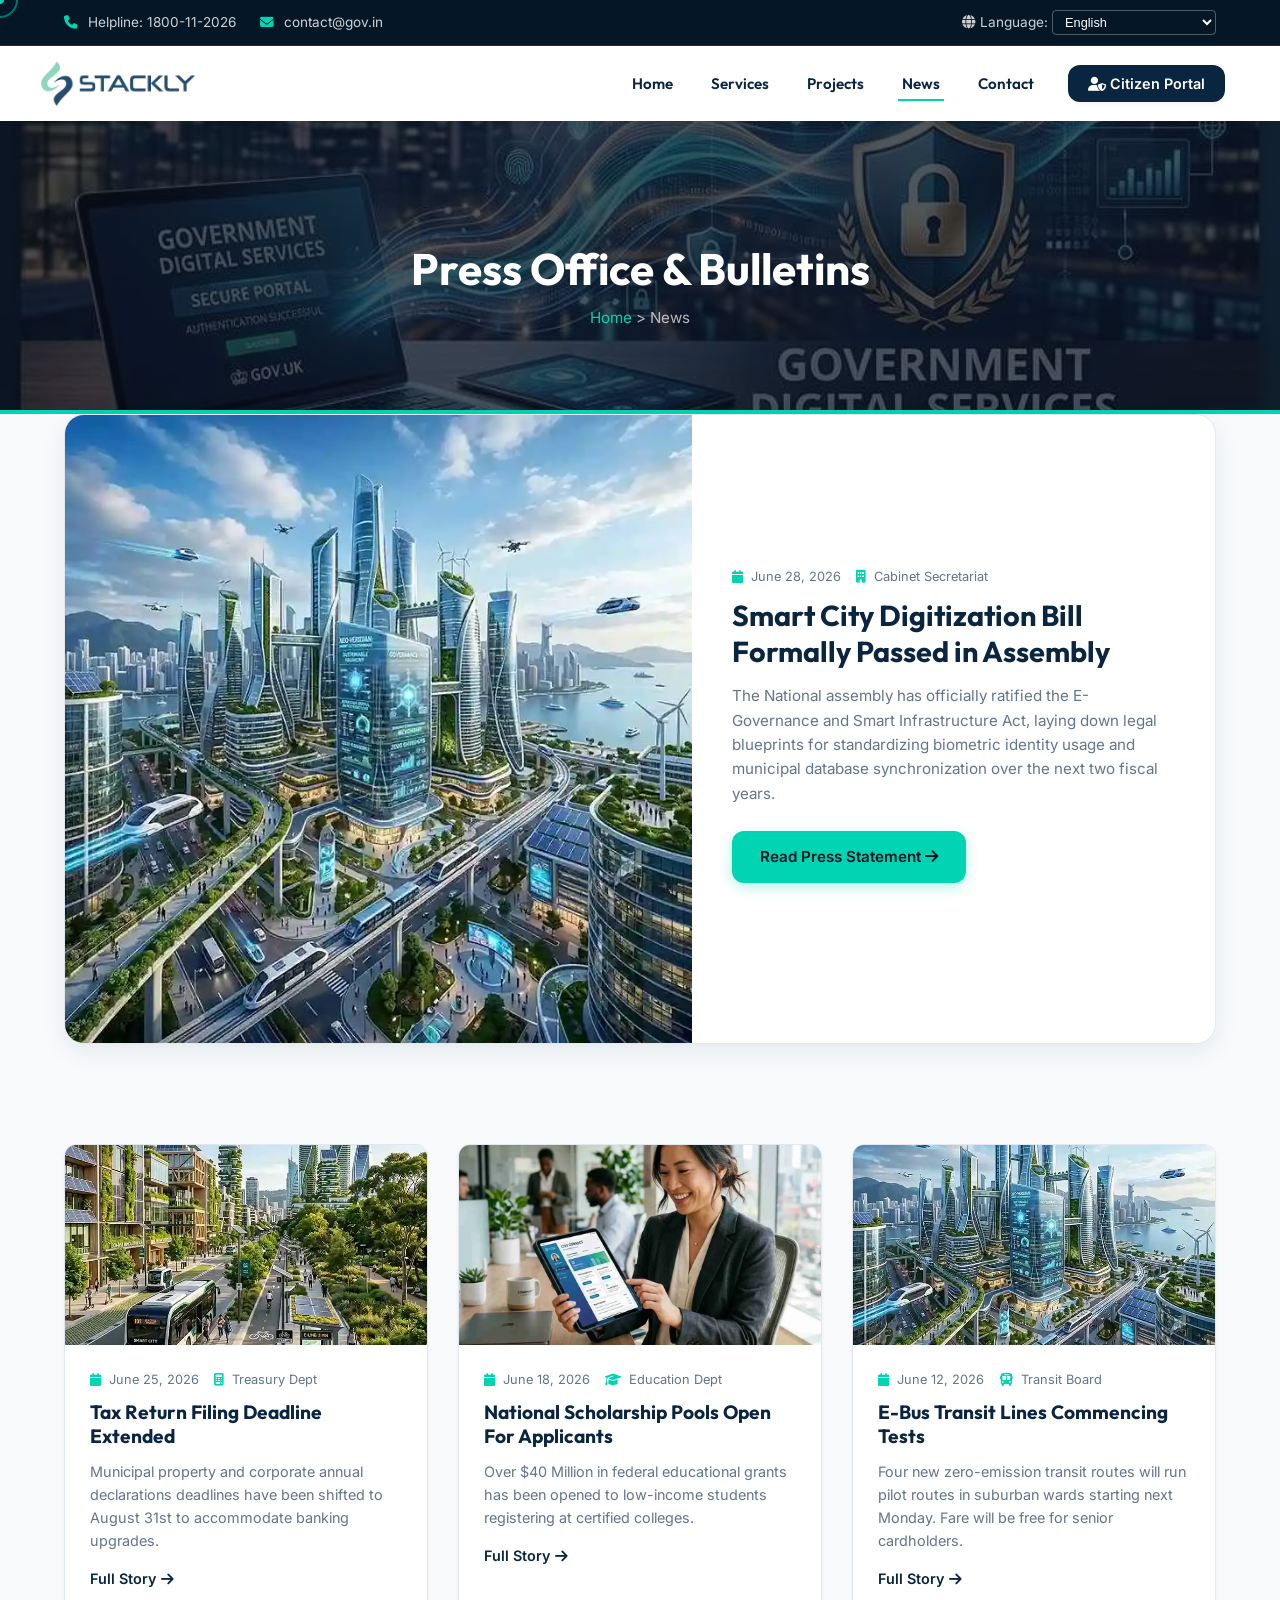
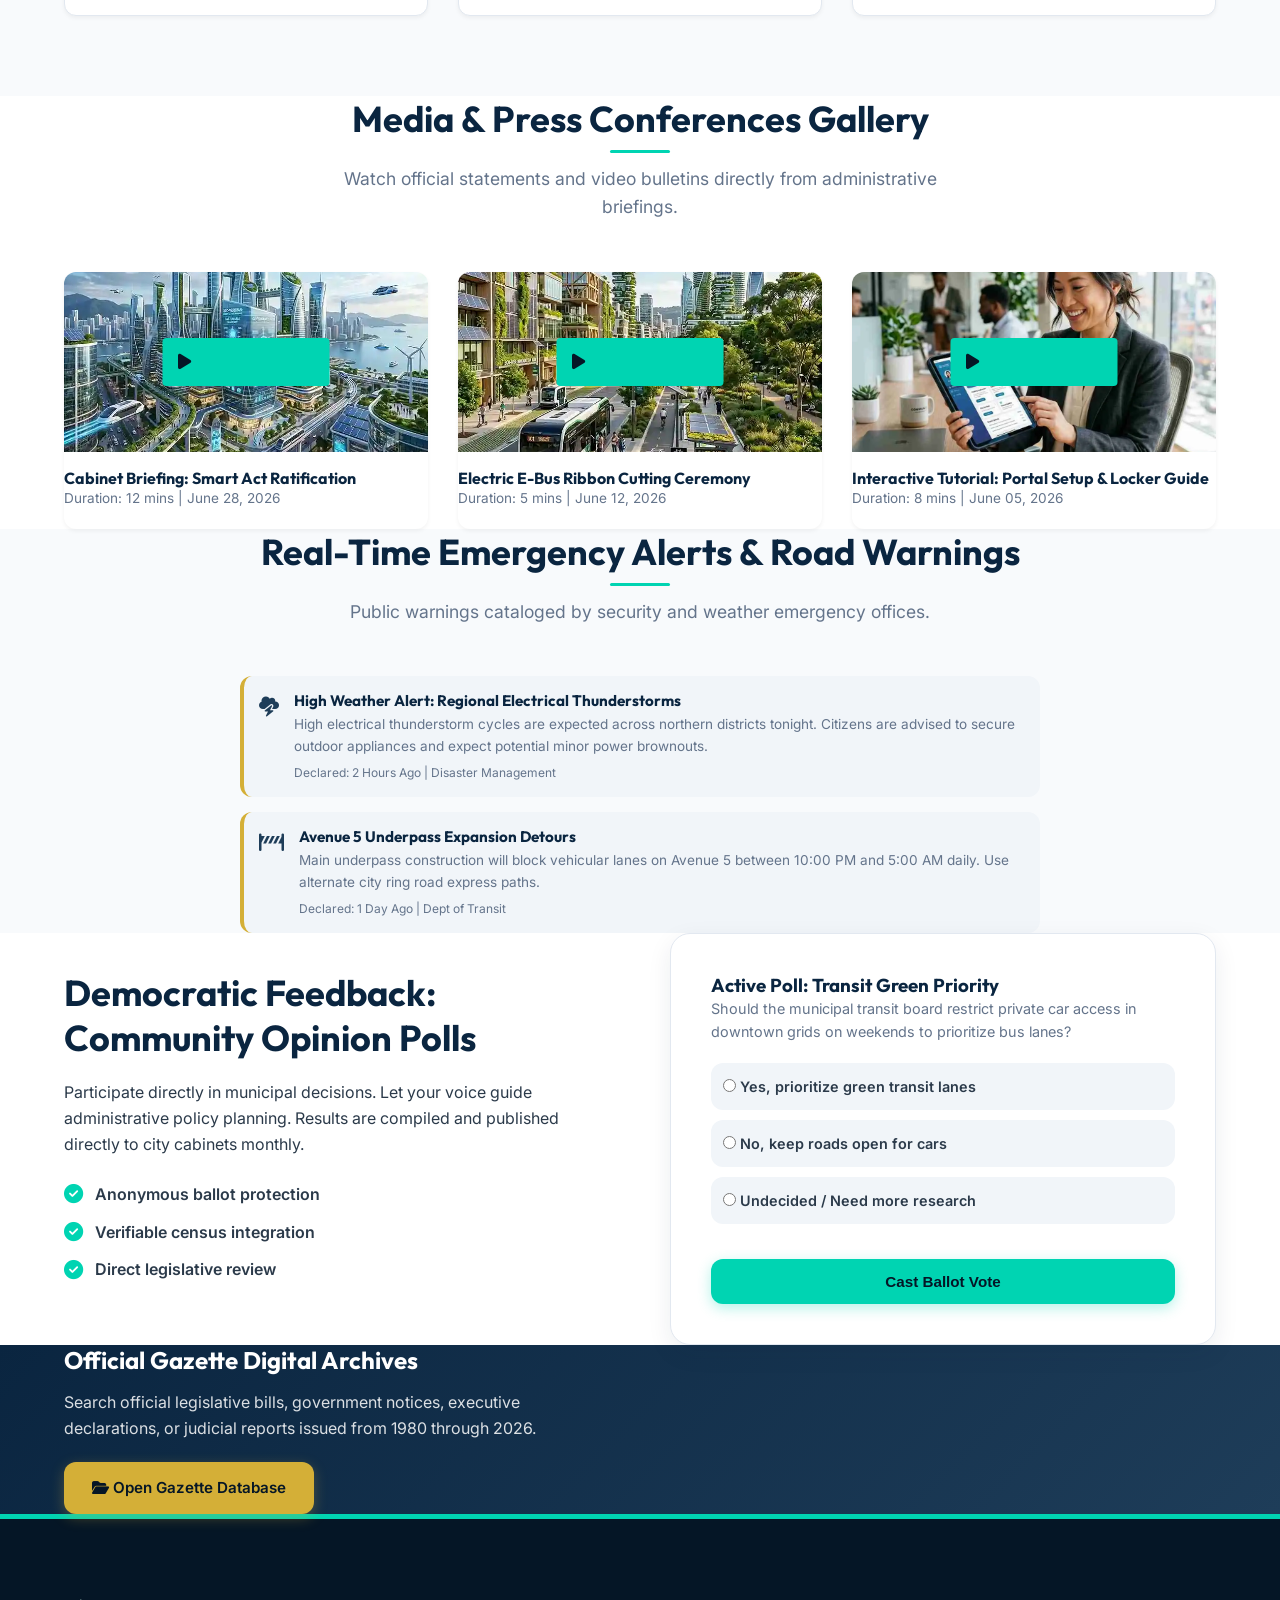
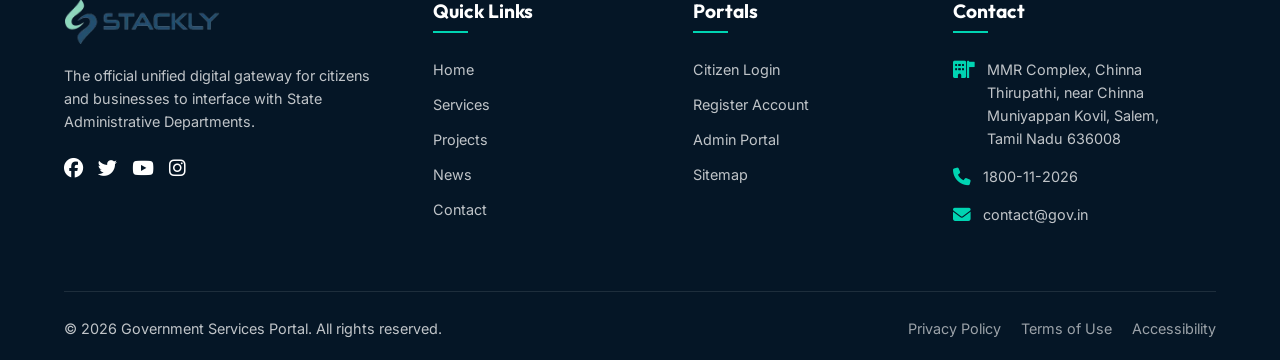
<file: blog.html>
﻿<!DOCTYPE html>
<html lang="en">
<head>
    <meta charset="UTF-8">
    <meta name="viewport" content="width=device-width, initial-scale=1.0">
    <title>News & Official Press Releases | National Digital Governance Portal</title>
    <meta name="description" content="Read the latest official national government press statements, administrative policy changes, emergency alerts, or take part in citizen community polls.">
    <!-- FontAwesome Icons -->
    <link rel="stylesheet" href="https://cdnjs.cloudflare.com/ajax/libs/font-awesome/6.4.0/css/all.min.css">
    <!-- Google Fonts & Custom CSS -->
    <link rel="stylesheet" href="css/style.css">
    <link rel="stylesheet" href="css/animations.css">
</head>
<body>
<div class="cursor-dot"></div><div class="cursor-ring"></div><div id="scroll-progress"></div>

    <!-- Page Loader -->
    <div id="page-loader">
        <div class="loader-spinner"></div>
    </div>

    <!-- Top Bar -->
    <div class="top-bar">
        <div class="container top-bar-content">
            <div class="top-bar-left">
                <span><i class="fa-solid fa-phone"></i> Helpline: 1800-11-2026</span>
                <span><i class="fa-solid fa-envelope"></i> contact@gov.in</span>
            </div>
            <div class="top-bar-right">
                <span><i class="fa-solid fa-globe"></i> Language: </span>
                <select id="lang-select">
                    <option value="en">English</option>
                    <option value="hi">à¤¹à¤¿à¤¨à¥à¤¦à¥€</option>
                    <option value="es">EspaÃ±ol</option>
                </select>
            </div>
        </div>
    </div>

    <!-- Main Navigation Header -->
    <header class="main-header">
        <div class="container header-container">
            <div class="logo-area">
                <a href="index.html">
                    <img src="images/logo.webp" alt="Government Portal Logo" id="logo">
                </a>
            </div>
            <nav>
                <ul class="nav-menu">
                    <li class="nav-item"><a href="index.html" class="nav-link">Home</a></li>
                    <li class="nav-item"><a href="services.html" class="nav-link">Services</a></li>
                    <li class="nav-item"><a href="project.html" class="nav-link">Projects</a></li>
                    <li class="nav-item"><a href="blog.html" class="nav-link active">News</a></li>
                    <li class="nav-item"><a href="contact.html" class="nav-link">Contact</a></li>
                    <li class="nav-item"><a href="login.html" class="header-btn"><i class="fa-solid fa-user-shield"></i> Citizen Portal</a></li>
                </ul>
            </nav>
            <div class="menu-toggle">
                <i class="fa-solid fa-bars"></i>
            </div>
        </div>
    </header>

    <!-- SECTION 1: Page Header -->
    <section class="page-header" style="background: linear-gradient(rgba(10, 15, 30, 0.7), rgba(10, 15, 30, 0.7)), url('images/services_banner.webp') center/cover no-repeat; padding: 120px 0 80px 0; text-align: center; color: white;">
        <div class="container" style="position: relative; z-index: 2;">
            <h1>Press Office & Bulletins</h1>
            <div class="breadcrumb">
                <a href="index.html">Home</a> &gt; <span>News</span>
            </div>
        </div>
    </section>

    <!-- SECTION 2: Featured News Spotlight -->
    <section class="featured-news-section" style="background: var(--bg-main); padding-bottom: 30px;">
        <div class="container">
            <div class="blog-featured animate-on-scroll">
                <div class="featured-img">
                    <img src="images/hero.webp" alt="Smart City Infrastructure Banner">
                </div>
                <div class="featured-content">
                    <div class="blog-meta">
                        <span><i class="fa-solid fa-calendar"></i> June 28, 2026</span>
                        <span><i class="fa-solid fa-building"></i> Cabinet Secretariat</span>
                    </div>
                    <h2 style="font-size: 1.8rem; margin-bottom: 15px;">Smart City Digitization Bill Formally Passed in Assembly</h2>
                    <p style="color: var(--text-muted); margin-bottom: 25px; font-size: 0.95rem;">The National assembly has officially ratified the E-Governance and Smart Infrastructure Act, laying down legal blueprints for standardizing biometric identity usage and municipal database synchronization over the next two fiscal years.</p>
                    <div>
                        <a href="#" class="btn btn-primary btn-glow ripple-effect" onclick="event.preventDefault(); alert('Press Release Read More...');">Read Press Statement <i class="fa-solid fa-arrow-right"></i></a>
                    </div>
                </div>
            </div>
        </div>
    </section>

    <!-- SECTION 3: General News Grid -->
    <section class="news-grid-section" style="background: var(--bg-main); padding-top: 20px; padding-bottom: 80px;">
        <div class="container">
            <div class="card-grid-3">
                <!-- Card 1 -->
                <div class="blog-card animate-on-scroll">
                    <div class="blog-img">
                        <img src="images/project.webp" alt="Tax Returns">
                    </div>
                    <div class="blog-content">
                        <div class="blog-meta">
                            <span><i class="fa-solid fa-calendar"></i> June 25, 2026</span>
                            <span><i class="fa-solid fa-calculator"></i> Treasury Dept</span>
                        </div>
                        <h3>Tax Return Filing Deadline Extended</h3>
                        <p>Municipal property and corporate annual declarations deadlines have been shifted to August 31st to accommodate banking upgrades.</p>
                        <a href="#" class="blog-link" onclick="event.preventDefault(); alert('Opening article...');">Full Story <i class="fa-solid fa-arrow-right"></i></a>
                    </div>
                </div>
                <!-- Card 2 -->
                <div class="blog-card animate-on-scroll delay-1">
                    <div class="blog-img">
                        <img src="images/citizen.webp" alt="Scholarship Registry">
                    </div>
                    <div class="blog-content">
                        <div class="blog-meta">
                            <span><i class="fa-solid fa-calendar"></i> June 18, 2026</span>
                            <span><i class="fa-solid fa-graduation-cap"></i> Education Dept</span>
                        </div>
                        <h3>National Scholarship Pools Open For Applicants</h3>
                        <p>Over $40 Million in federal educational grants has been opened to low-income students registering at certified colleges.</p>
                        <a href="#" class="blog-link" onclick="event.preventDefault(); alert('Opening article...');">Full Story <i class="fa-solid fa-arrow-right"></i></a>
                    </div>
                </div>
                <!-- Card 3 -->
                <div class="blog-card animate-on-scroll delay-2">
                    <div class="blog-img">
                        <img src="images/hero.webp" alt="Transit Routes">
                    </div>
                    <div class="blog-content">
                        <div class="blog-meta">
                            <span><i class="fa-solid fa-calendar"></i> June 12, 2026</span>
                            <span><i class="fa-solid fa-bus"></i> Transit Board</span>
                        </div>
                        <h3>E-Bus Transit Lines Commencing Tests</h3>
                        <p>Four new zero-emission transit routes will run pilot routes in suburban wards starting next Monday. Fare will be free for senior cardholders.</p>
                        <a href="#" class="blog-link" onclick="event.preventDefault(); alert('Opening article...');">Full Story <i class="fa-solid fa-arrow-right"></i></a>
                    </div>
                </div>
            </div>
        </div>
    </section>

    <!-- SECTION 4: Media Gallery (Video & Images) -->
    <section class="media-gallery-section" style="background: var(--bg-card);">
        <div class="container">
            <div class="section-title">
                <h2>Media & Press Conferences Gallery</h2>
                <p>Watch official statements and video bulletins directly from administrative briefings.</p>
            </div>
            <div class="card-grid-3">
                <div class="project-card media-card animate-on-scroll" style="border: none;">
                    <div class="project-img">
                        <img src="images/hero.webp" alt="Conference Video">
                        <div class="project-badge" style="background: var(--secondary); color: var(--primary-dark); font-size: 1.1rem; padding: 10px 15px; top: 50%; left: 50%; transform: translate(-50%, -50%); cursor: pointer;" onclick="alert('Playing Cabinet Conference Video...');"><i class="fa-solid fa-play"></i></div>
                    </div>
                    <div class="project-card-content">
                        <h4>Cabinet Briefing: Smart Act Ratification</h4>
                        <p style="font-size: 0.85rem; color: var(--text-muted);">Duration: 12 mins | June 28, 2026</p>
                    </div>
                </div>
                <div class="project-card media-card animate-on-scroll delay-1" style="border: none;">
                    <div class="project-img">
                        <img src="images/project.webp" alt="Conference Video">
                        <div class="project-badge" style="background: var(--secondary); color: var(--primary-dark); font-size: 1.1rem; padding: 10px 15px; top: 50%; left: 50%; transform: translate(-50%, -50%); cursor: pointer;" onclick="alert('Playing Transit Launch Video...');"><i class="fa-solid fa-play"></i></div>
                    </div>
                    <div class="project-card-content">
                        <h4>Electric E-Bus Ribbon Cutting Ceremony</h4>
                        <p style="font-size: 0.85rem; color: var(--text-muted);">Duration: 5 mins | June 12, 2026</p>
                    </div>
                </div>
                <div class="project-card media-card animate-on-scroll delay-2" style="border: none;">
                    <div class="project-img">
                        <img src="images/citizen.webp" alt="Conference Video">
                        <div class="project-badge" style="background: var(--secondary); color: var(--primary-dark); font-size: 1.1rem; padding: 10px 15px; top: 50%; left: 50%; transform: translate(-50%, -50%); cursor: pointer;" onclick="alert('Playing Digital ID Tutorial Video...');"><i class="fa-solid fa-play"></i></div>
                    </div>
                    <div class="project-card-content">
                        <h4>Interactive Tutorial: Portal Setup & Locker Guide</h4>
                        <p style="font-size: 0.85rem; color: var(--text-muted);">Duration: 8 mins | June 05, 2026</p>
                    </div>
                </div>
            </div>
        </div>
    </section>

    <!-- SECTION 5: Emergency Alerts -->
    <section class="emergency-alerts-section" style="background: var(--bg-main);">
        <div class="container">
            <div class="section-title">
                <h2>Real-Time Emergency Alerts & Road Warnings</h2>
                <p>Public warnings cataloged by security and weather emergency offices.</p>
            </div>
            <div class="notifications-list animate-on-scroll" style="max-width: 800px; margin: 0 auto;">
                <div class="notification-item alert-priority">
                    <div class="notification-icon"><i class="fa-solid fa-cloud-bolt"></i></div>
                    <div class="notification-content">
                        <h5>High Weather Alert: Regional Electrical Thunderstorms</h5>
                        <p>High electrical thunderstorm cycles are expected across northern districts tonight. Citizens are advised to secure outdoor appliances and expect potential minor power brownouts.</p>
                        <div class="notification-time">Declared: 2 Hours Ago | Disaster Management</div>
                    </div>
                </div>
                <div class="notification-item" style="border-left-color: var(--accent);">
                    <div class="notification-icon"><i class="fa-solid fa-road-barrier"></i></div>
                    <div class="notification-content">
                        <h5>Avenue 5 Underpass Expansion Detours</h5>
                        <p>Main underpass construction will block vehicular lanes on Avenue 5 between 10:00 PM and 5:00 AM daily. Use alternate city ring road express paths.</p>
                        <div class="notification-time">Declared: 1 Day Ago | Dept of Transit</div>
                    </div>
                </div>
            </div>
        </div>
    </section>

    <!-- SECTION 6: Community Polls -->
    <section class="community-poll-section" style="background: var(--bg-card);">
        <div class="container">
            <div class="about-grid">
                <div class="about-content animate-on-scroll">
                    <h2>Democratic Feedback: Community Opinion Polls</h2>
                    <p>Participate directly in municipal decisions. Let your voice guide administrative policy planning. Results are compiled and published directly to city cabinets monthly.</p>
                    <ul class="about-features">
                        <li><i class="fa-solid fa-circle-check"></i> Anonymous ballot protection</li>
                        <li><i class="fa-solid fa-circle-check"></i> Verifiable census integration</li>
                        <li><i class="fa-solid fa-circle-check"></i> Direct legislative review</li>
                    </ul>
                </div>
                <div class="form-card animate-on-scroll">
                    <h3>Active Poll: Transit Green Priority</h3>
                    <p style="color: var(--text-muted); margin-bottom: 20px; font-size: 0.9rem;">Should the municipal transit board restrict private car access in downtown grids on weekends to prioritize bus lanes?</p>
                    <form onsubmit="event.preventDefault(); alert('Your vote has been logged anonymously. Thank you!');">
                        <div class="form-group" style="display: flex; flex-direction: column; gap: 10px;">
                            <label class="form-check" style="margin: 0; background: var(--bg-input); padding: 12px; border-radius: var(--radius-md);">
                                <input type="radio" name="poll-vote" value="yes" required> Yes, prioritize green transit lanes
                            </label>
                            <label class="form-check" style="margin: 0; background: var(--bg-input); padding: 12px; border-radius: var(--radius-md);">
                                <input type="radio" name="poll-vote" value="no"> No, keep roads open for cars
                            </label>
                            <label class="form-check" style="margin: 0; background: var(--bg-input); padding: 12px; border-radius: var(--radius-md);">
                                <input type="radio" name="poll-vote" value="neutral"> Undecided / Need more research
                            </label>
                        </div>
                        <button type="submit" class="btn btn-primary btn-glow ripple-effect" style="width: 100%; margin-top: 15px;">Cast Ballot Vote</button>
                    </form>
                </div>
            </div>
        </div>
    </section>

    <!-- SECTION 7: Gazette & Archives Directory -->
    <section class="archives-section" style="background: linear-gradient(135deg, var(--primary), var(--primary-light)); color: white;">
        <div class="container">
            <div class="about-grid" style="align-items: center;">
                <div class="newsletter-content animate-on-scroll">
                    <h2 style="color: white; margin-bottom: 15px;">Official Gazette Digital Archives</h2>
                    <p style="color: rgba(255,255,255,0.85); margin-bottom: 20px;">Search official legislative bills, government notices, executive declarations, or judicial reports issued from 1980 through 2026.</p>
                    <div style="display: flex; gap: 15px;">
                        <a href="#" class="btn btn-accent btn-glow ripple-effect" onclick="event.preventDefault(); alert('Accessing Archives Database...');"><i class="fa-solid fa-folder-open"></i> Open Gazette Database</a>
                    </div>
                </div>
                <div class="newsletter-content animate-on-scroll" style="text-align: right;">
                    <i class="fa-solid fa-cabinet-filing float-element" style="font-size: 8rem; color: rgba(255,255,255,0.1);"></i>
                </div>
            </div>
        </div>
    </section>

    <!-- FOOTER -->
<footer class="main-footer">
  <div class="container">
    <div class="footer-grid">
      <div class="footer-column">
        <div class="footer-logo"><a href="index.html"><img src="images/logo.webp" alt="Gov Logo"></a></div>
        <p>The official unified digital gateway for citizens and businesses to interface with State Administrative Departments.</p>
        <div style="display:flex;gap:15px;margin-top:20px;font-size:1.2rem;">
          <a href="404.html" style="color:white;"><i class="fa-brands fa-facebook"></i></a>
          <a href="404.html" style="color:white;"><i class="fa-brands fa-twitter"></i></a>
          <a href="404.html" style="color:white;"><i class="fa-brands fa-youtube"></i></a>
          <a href="404.html" style="color:white;"><i class="fa-brands fa-instagram"></i></a>
        </div>
      </div>
      <div class="footer-column">
        <h3>Quick Links</h3>
        <ul class="footer-links">
          <li><a href="index.html">Home</a></li>
          <li><a href="services.html">Services</a></li>
          <li><a href="project.html">Projects</a></li>
          <li><a href="blog.html">News</a></li>
          <li><a href="contact.html">Contact</a></li>
        </ul>
      </div>
      <div class="footer-column">
        <h3>Portals</h3>
        <ul class="footer-links">
          <li><a href="login.html">Citizen Login</a></li>
          <li><a href="signup.html">Register Account</a></li>
          <li><a href="admindashboard.html">Admin Portal</a></li>
          <li><a href="404.html">Sitemap</a></li>
        </ul>
      </div>
      <div class="footer-column">
        <h3>Contact</h3>
        <div class="footer-contact-item"><i class="fa-solid fa-building-flag"></i><p>MMR Complex, Chinna Thirupathi, near Chinna Muniyappan Kovil, Salem,<br> Tamil Nadu 636008</p></div>
        <div class="footer-contact-item"><i class="fa-solid fa-phone"></i><p>1800-11-2026</p></div>
        <div class="footer-contact-item"><i class="fa-solid fa-envelope"></i><p>contact@gov.in</p></div>
      </div>
    </div>
    <div class="footer-bottom">
      <p>&copy; 2026 Government Services Portal. All rights reserved.</p>
      <div class="footer-bottom-links">
        <a href="404.html">Privacy Policy</a>
        <a href="404.html">Terms of Use</a>
        <a href="404.html">Accessibility</a>
      </div>
    </div>
  </div>
</footer>

    <!-- Back to Top & Scripts -->
    <div id="back-to-top"><i class="fa-solid fa-arrow-up"></i></div>
    <script src="js/script.js"></script>
</body>
</html>
</file>
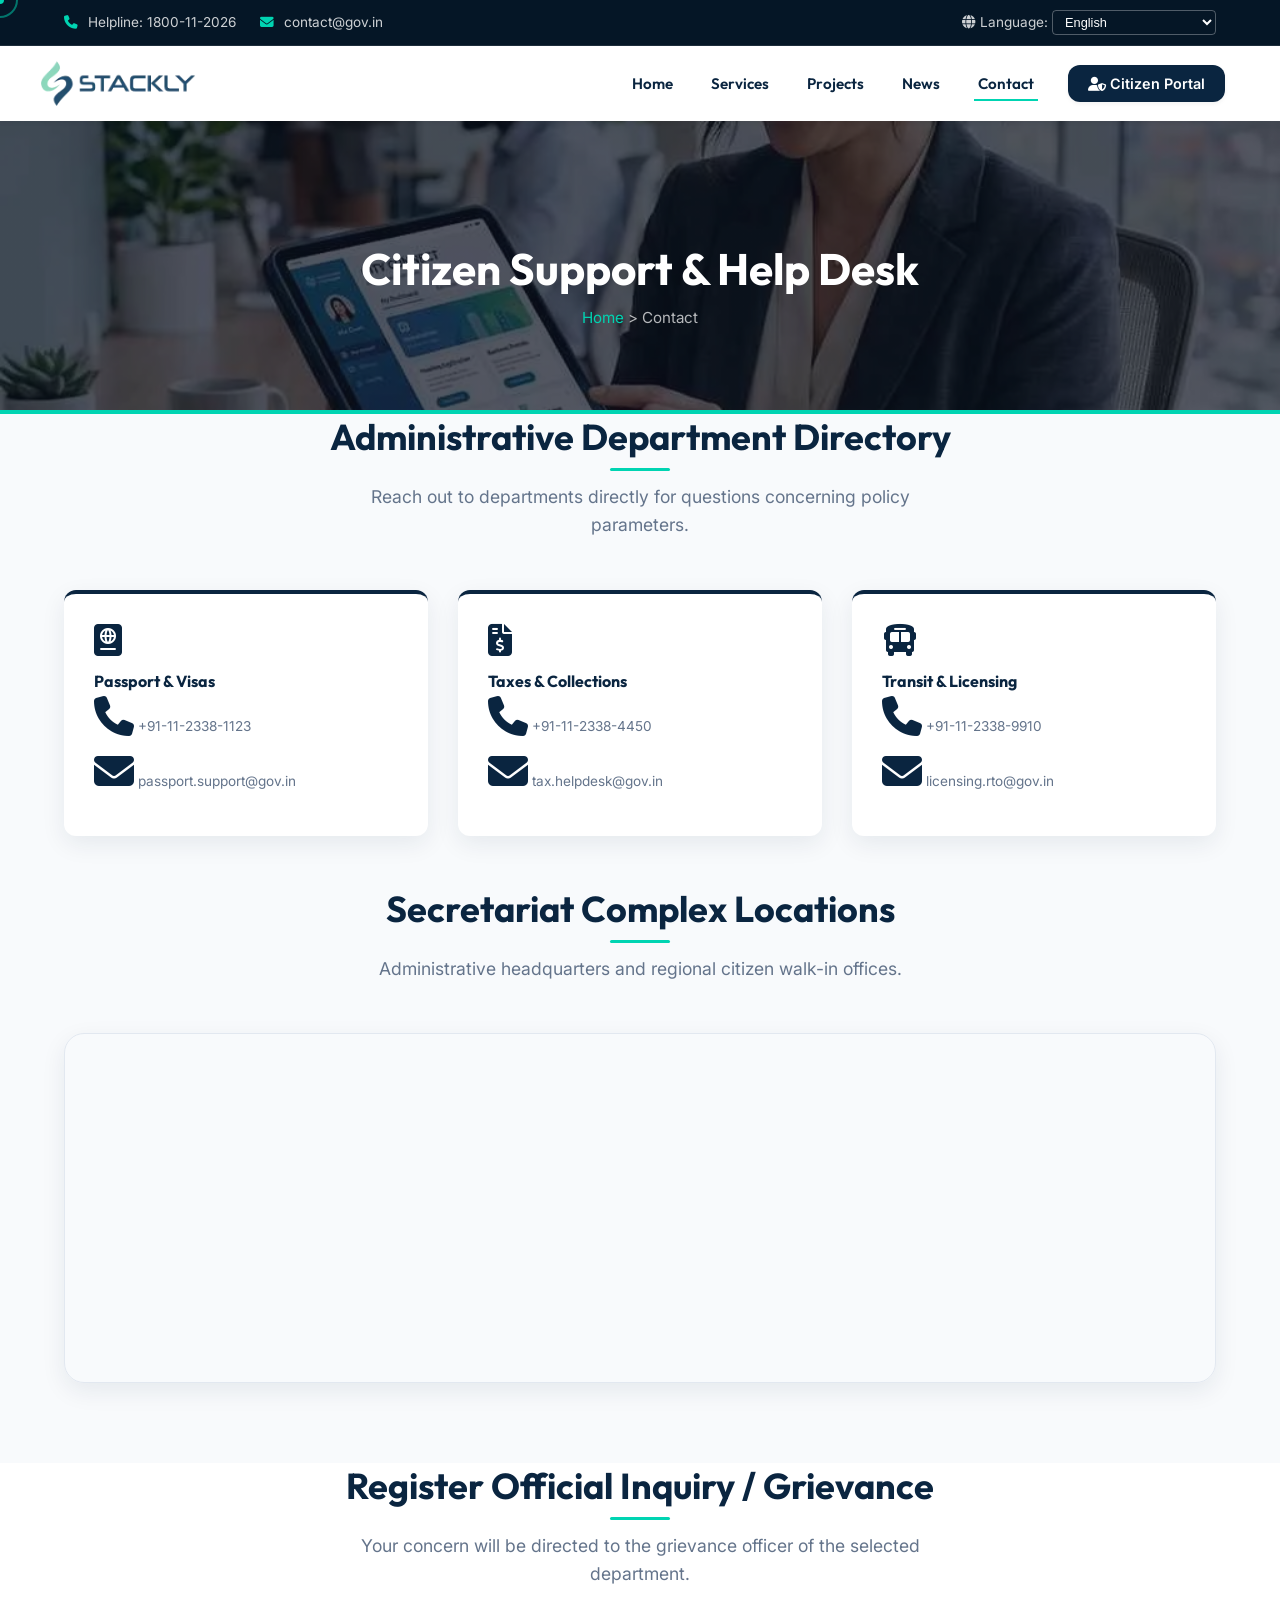
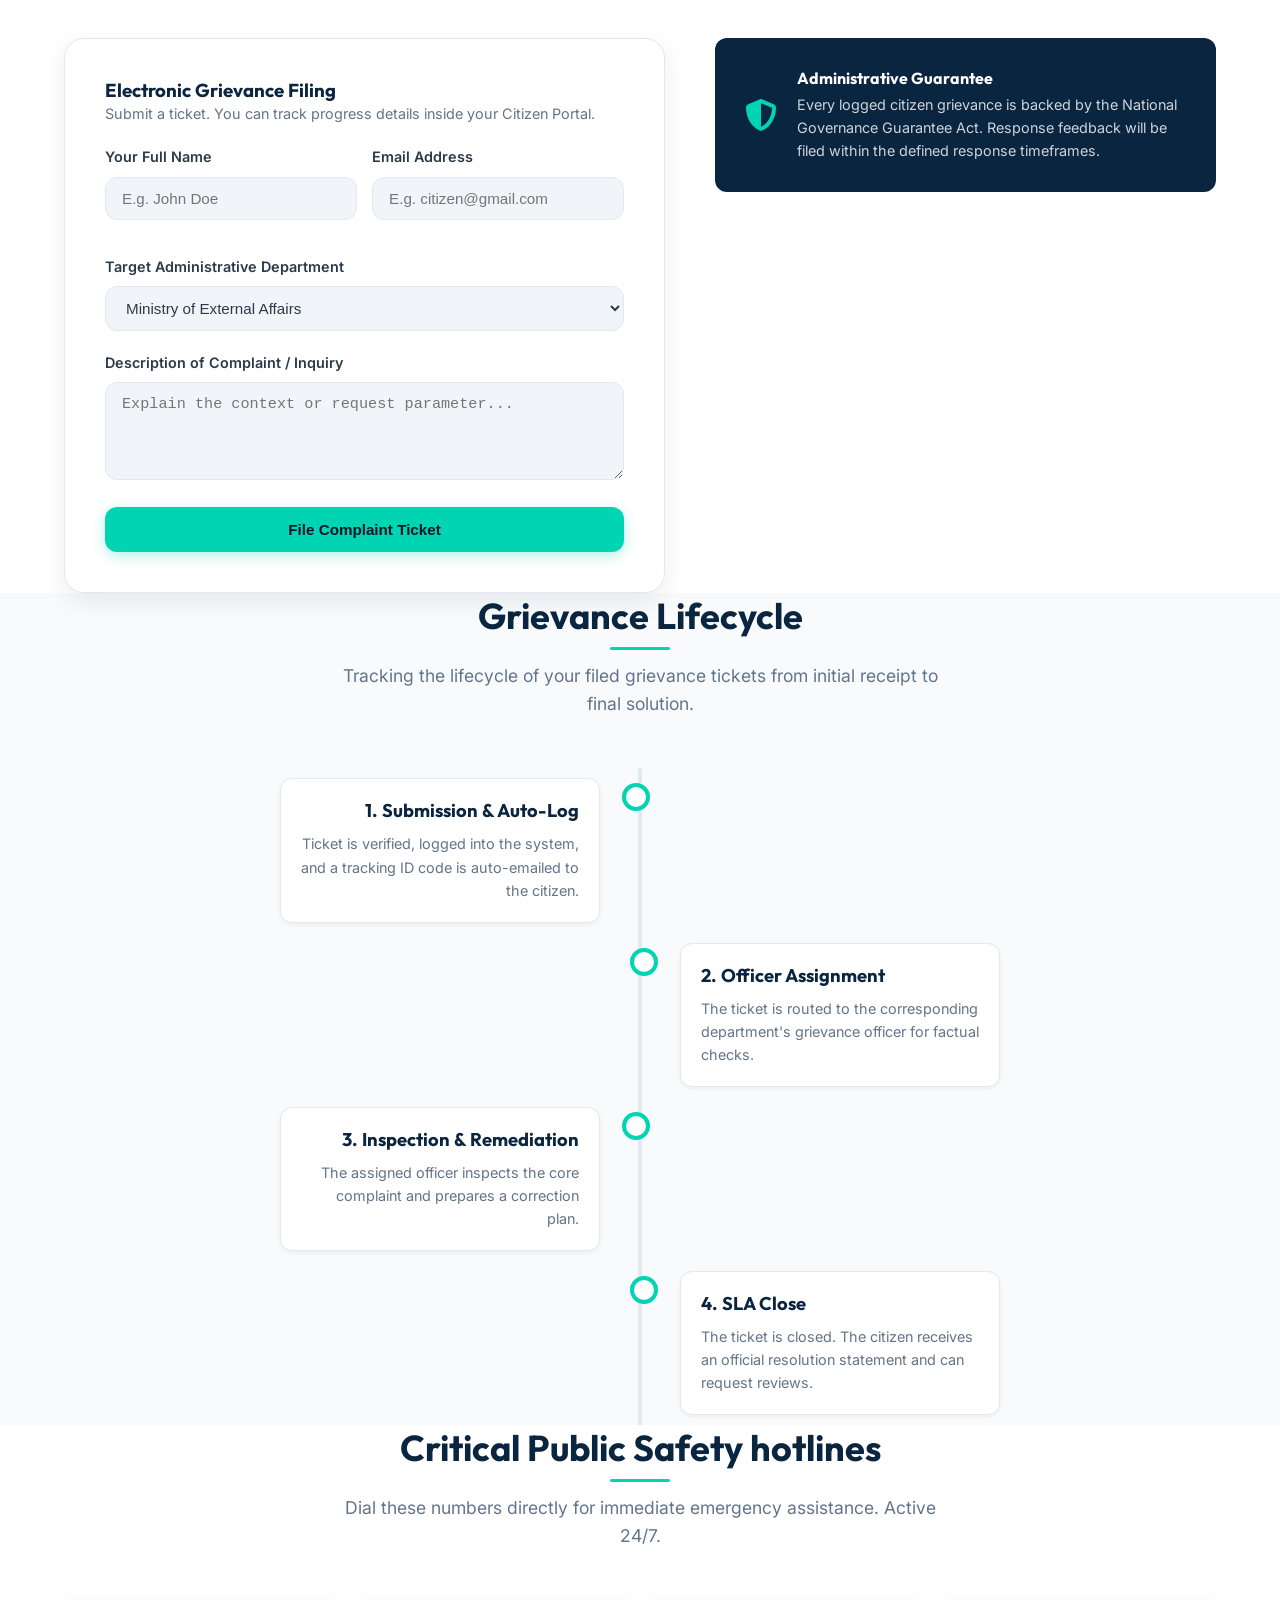
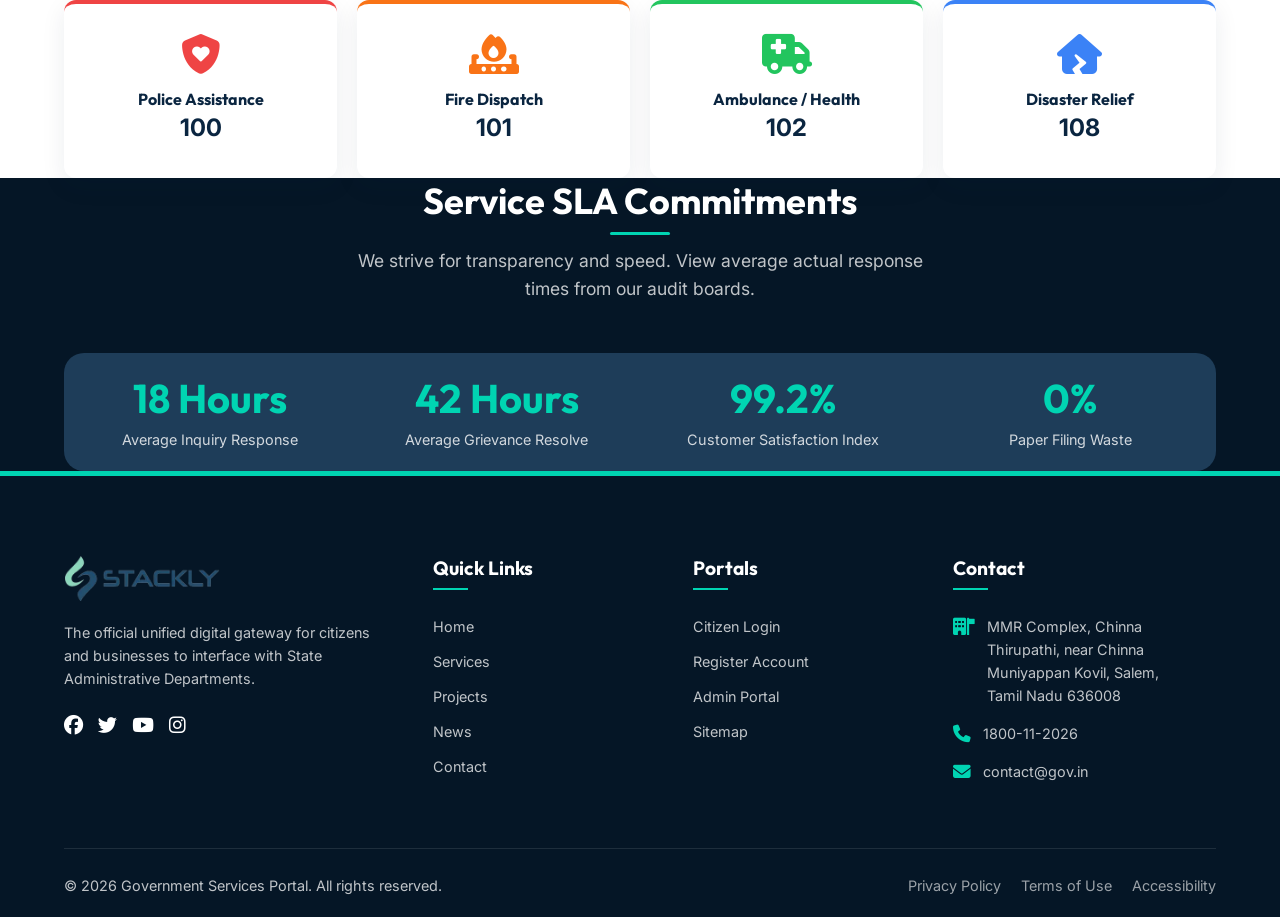
<file: contact.html>
﻿<!DOCTYPE html>
<html lang="en">
<head>
    <meta charset="UTF-8">
    <meta name="viewport" content="width=device-width, initial-scale=1.0">
    <title>Contact & Grievance Desk | National Digital Governance Portal</title>
    <meta name="description" content="Reach the national citizen help desk, submit official administrative grievances, find municipal building locations, or view emergency hotline numbers.">
    <!-- FontAwesome Icons -->
    <link rel="stylesheet" href="https://cdnjs.cloudflare.com/ajax/libs/font-awesome/6.4.0/css/all.min.css">
    <!-- Google Fonts & Custom CSS -->
    <link rel="stylesheet" href="css/style.css">
    <link rel="stylesheet" href="css/animations.css">
</head>
<body>
<div class="cursor-dot"></div><div class="cursor-ring"></div><div id="scroll-progress"></div>

    <!-- Page Loader -->
    <div id="page-loader">
        <div class="loader-spinner"></div>
    </div>

    <!-- Top Bar -->
    <div class="top-bar">
        <div class="container top-bar-content">
            <div class="top-bar-left">
                <span><i class="fa-solid fa-phone"></i> Helpline: 1800-11-2026</span>
                <span><i class="fa-solid fa-envelope"></i> contact@gov.in</span>
            </div>
            <div class="top-bar-right">
                <span><i class="fa-solid fa-globe"></i> Language: </span>
                <select id="lang-select">
                    <option value="en">English</option>
                    <option value="hi">à¤¹à¤¿à¤¨à¥à¤¦à¥€</option>
                    <option value="es">EspaÃ±ol</option>
                </select>
            </div>
        </div>
    </div>

    <!-- Main Navigation Header -->
    <header class="main-header">
        <div class="container header-container">
            <div class="logo-area">
                <a href="index.html">
                    <img src="images/logo.webp" alt="Government Portal Logo" id="logo">
                </a>
            </div>
            <nav>
                <ul class="nav-menu">
                    <li class="nav-item"><a href="index.html" class="nav-link">Home</a></li>
                    <li class="nav-item"><a href="services.html" class="nav-link">Services</a></li>
                    <li class="nav-item"><a href="project.html" class="nav-link">Projects</a></li>
                    <li class="nav-item"><a href="blog.html" class="nav-link">News</a></li>
                    <li class="nav-item"><a href="contact.html" class="nav-link active">Contact</a></li>
                    <li class="nav-item"><a href="login.html" class="header-btn"><i class="fa-solid fa-user-shield"></i> Citizen Portal</a></li>
                </ul>
            </nav>
            <div class="menu-toggle">
                <i class="fa-solid fa-bars"></i>
            </div>
        </div>
    </header>

    <!-- SECTION 1: Page Header -->
    <section class="page-header" style="background: linear-gradient(rgba(10, 15, 30, 0.7), rgba(10, 15, 30, 0.7)), url('images/citizen.webp') center/cover no-repeat; padding: 120px 0 80px 0; text-align: center; color: white;">
        <div class="container" style="position: relative; z-index: 2;">
            <h1>Citizen Support & Help Desk</h1>
            <div class="breadcrumb">
                <a href="index.html">Home</a> &gt; <span>Contact</span>
            </div>
        </div>
    </section>

    <!-- SECTION 2: Department Directory -->
    <section class="directory-section" style="background: var(--bg-main); padding-bottom: 30px;">
        <div class="container">
            <div class="section-title">
                <h2>Administrative Department Directory</h2>
                <p>Reach out to departments directly for questions concerning policy parameters.</p>
            </div>
            <div class="card-grid-3">
                <div class="quick-card animate-on-scroll delay-1" style="border-top-color: var(--primary);">
                    <i class="fa-solid fa-passport" style="font-size: 2rem;"></i>
                    <h4>Passport & Visas</h4>
                    <p style="font-size: 0.85rem; margin-top: 5px;"><i class="fa-solid fa-phone"></i> +91-11-2338-1123</p>
                    <p style="font-size: 0.85rem;"><i class="fa-solid fa-envelope"></i> passport.support@gov.in</p>
                </div>
                <div class="quick-card animate-on-scroll delay-2" style="border-top-color: var(--primary);">
                    <i class="fa-solid fa-file-invoice-dollar" style="font-size: 2rem;"></i>
                    <h4>Taxes & Collections</h4>
                    <p style="font-size: 0.85rem; margin-top: 5px;"><i class="fa-solid fa-phone"></i> +91-11-2338-4450</p>
                    <p style="font-size: 0.85rem;"><i class="fa-solid fa-envelope"></i> tax.helpdesk@gov.in</p>
                </div>
                <div class="quick-card animate-on-scroll delay-3" style="border-top-color: var(--primary);">
                    <i class="fa-solid fa-bus" style="font-size: 2rem;"></i>
                    <h4>Transit & Licensing</h4>
                    <p style="font-size: 0.85rem; margin-top: 5px;"><i class="fa-solid fa-phone"></i> +91-11-2338-9910</p>
                    <p style="font-size: 0.85rem;"><i class="fa-solid fa-envelope"></i> licensing.rto@gov.in</p>
                </div>
            </div>
        </div>
    </section>

    <!-- SECTION 3: Locations Map -->
    <section class="map-section" style="background: var(--bg-main); padding-top: 20px; padding-bottom: 80px;">
        <div class="container">
            <div class="section-title">
                <h2>Secretariat Complex Locations</h2>
                <p>Administrative headquarters and regional citizen walk-in offices.</p>
            </div>
            <div class="map-container animate-on-scroll">
                <!-- Mock Map visual with premium background and pointer -->
                <iframe src="https://www.google.com/maps/embed?pb=!11m18!1m12!1m3!1d3501.9967272895697!2d77.21557007624103!3d28.63050117566531!2m3!1f0!2f0!3f0!3m2!1i1024!2i768!4f13.1!3m3!1m2!1s0x390cfd365dfbe13b%3A0xe1047805175cfeb7!2sSecretariat%20Building!5e0!3m2!1sen!2sin!4v1714498421045!5m2!1sen!2sin"></iframe>
            </div>
        </div>
    </section>

    <!-- SECTION 4: Grievance / Inquiry Form -->
    <section class="grievance-form-section" style="background: var(--bg-card);">
        <div class="container">
            <div class="section-title">
                <h2>Register Official Inquiry / Grievance</h2>
                <p>Your concern will be directed to the grievance officer of the selected department.</p>
            </div>
            <div class="contact-grid">
                <div class="form-card animate-on-scroll">
                    <h3>Electronic Grievance Filing</h3>
                    <p style="color: var(--text-muted); margin-bottom: 20px; font-size: 0.9rem;">Submit a ticket. You can track progress details inside your Citizen Portal.</p>
                    <form onsubmit="event.preventDefault(); alert('Grievance logged successfully! Ticket ID: GRV-102941');">
                        <div class="form-row" style="display: flex; gap: 15px; margin-bottom: 15px;">
                            <div class="form-group" style="flex: 1;">
                                <label>Your Full Name</label>
                                <input type="text" class="form-control" required placeholder="E.g. John Doe">
                            </div>
                            <div class="form-group" style="flex: 1;">
                                <label>Email Address</label>
                                <input type="email" class="form-control" required placeholder="E.g. citizen@gmail.com">
                            </div>
                        </div>
                        <div class="form-group">
                            <label>Target Administrative Department</label>
                            <select class="form-control">
                                <option>Ministry of External Affairs</option>
                                <option>Department of Revenue & Taxes</option>
                                <option>Department of Transport</option>
                                <option>Ministry of Urban Planning</option>
                            </select>
                        </div>
                        <div class="form-group">
                            <label>Description of Complaint / Inquiry</label>
                            <textarea class="form-control" rows="4" placeholder="Explain the context or request parameter..." required></textarea>
                        </div>
                        <button type="submit" class="btn btn-primary btn-glow ripple-effect" style="width: 100%;">File Complaint Ticket</button>
                    </form>
                </div>
                <div class="contact-info-wrap animate-on-scroll">
                    <div class="contact-info-card" style="background: var(--primary);">
                        <i class="fa-solid fa-shield-halved"></i>
                        <div>
                            <h4>Administrative Guarantee</h4>
                            <p>Every logged citizen grievance is backed by the National Governance Guarantee Act. Response feedback will be filed within the defined response timeframes.</p>
                        </div>
                    </div>
                </div>
            </div>
        </div>
    </section>

    <!-- SECTION 5: Grievance Timeline -->
    <section class="process-section" style="background: var(--bg-main);">
        <div class="container">
            <div class="section-title">
                <h2>Grievance Lifecycle</h2>
                <p>Tracking the lifecycle of your filed grievance tickets from initial receipt to final solution.</p>
            </div>
            <div class="timeline animate-on-scroll">
                <div class="timeline-item timeline-left">
                    <div class="timeline-content">
                        <h3>1. Submission & Auto-Log</h3>
                        <p>Ticket is verified, logged into the system, and a tracking ID code is auto-emailed to the citizen.</p>
                    </div>
                </div>
                <div class="timeline-item timeline-right">
                    <div class="timeline-content">
                        <h3>2. Officer Assignment</h3>
                        <p>The ticket is routed to the corresponding department's grievance officer for factual checks.</p>
                    </div>
                </div>
                <div class="timeline-item timeline-left">
                    <div class="timeline-content">
                        <h3>3. Inspection & Remediation</h3>
                        <p>The assigned officer inspects the core complaint and prepares a correction plan.</p>
                    </div>
                </div>
                <div class="timeline-item timeline-right">
                    <div class="timeline-content">
                        <h3>4. SLA Close</h3>
                        <p>The ticket is closed. The citizen receives an official resolution statement and can request reviews.</p>
                    </div>
                </div>
            </div>
        </div>
    </section>

    <!-- SECTION 6: Emergency Contacts -->
    <section class="emergency-contacts-section" style="background: var(--bg-card);">
        <div class="container">
            <div class="section-title">
                <h2>Critical Public Safety hotlines</h2>
                <p>Dial these numbers directly for immediate emergency assistance. Active 24/7.</p>
            </div>
            <div class="card-grid-4 animate-on-scroll">
                <div class="quick-card" style="border-top-color: #ef4444; text-align: center;">
                    <i class="fa-solid fa-shield-heart" style="color: #ef4444;"></i>
                    <h4>Police Assistance</h4>
                    <strong style="font-size: 1.5rem; color: var(--primary);">100</strong>
                </div>
                <div class="quick-card" style="border-top-color: #f97316; text-align: center;">
                    <i class="fa-solid fa-fire-burner" style="color: #f97316;"></i>
                    <h4>Fire Dispatch</h4>
                    <strong style="font-size: 1.5rem; color: var(--primary);">101</strong>
                </div>
                <div class="quick-card" style="border-top-color: #22c55e; text-align: center;">
                    <i class="fa-solid fa-truck-medical" style="color: #22c55e;"></i>
                    <h4>Ambulance / Health</h4>
                    <strong style="font-size: 1.5rem; color: var(--primary);">102</strong>
                </div>
                <div class="quick-card" style="border-top-color: #3b82f6; text-align: center;">
                    <i class="fa-solid fa-house-crack" style="color: #3b82f6;"></i>
                    <h4>Disaster Relief</h4>
                    <strong style="font-size: 1.5rem; color: var(--primary);">108</strong>
                </div>
            </div>
        </div>
    </section>

    <!-- SECTION 7: SLA Resolution Commitments -->
    <section class="service-sla-section" style="background: var(--primary-dark); color: white;">
        <div class="container">
            <div class="section-title">
                <h2 style="color: white;">Service SLA Commitments</h2>
                <p style="color: rgba(255,255,255,0.75);">We strive for transparency and speed. View average actual response times from our audit boards.</p>
            </div>
            <div class="stats-grid animate-on-scroll" style="margin-top: 0; background: var(--primary-light);">
                <div class="stat-item">
                    <h3 style="color: var(--secondary);">18 Hours</h3>
                    <p>Average Inquiry Response</p>
                </div>
                <div class="stat-item">
                    <h3 style="color: var(--secondary);">42 Hours</h3>
                    <p>Average Grievance Resolve</p>
                </div>
                <div class="stat-item">
                    <h3 style="color: var(--secondary);">99.2%</h3>
                    <p>Customer Satisfaction Index</p>
                </div>
                <div class="stat-item">
                    <h3 style="color: var(--secondary);">0%</h3>
                    <p>Paper Filing Waste</p>
                </div>
            </div>
        </div>
    </section>

    <!-- FOOTER -->
<footer class="main-footer">
  <div class="container">
    <div class="footer-grid">
      <div class="footer-column">
        <div class="footer-logo"><a href="index.html"><img src="images/logo.webp" alt="Gov Logo"></a></div>
        <p>The official unified digital gateway for citizens and businesses to interface with State Administrative Departments.</p>
        <div style="display:flex;gap:15px;margin-top:20px;font-size:1.2rem;">
          <a href="404.html" style="color:white;"><i class="fa-brands fa-facebook"></i></a>
          <a href="404.html" style="color:white;"><i class="fa-brands fa-twitter"></i></a>
          <a href="404.html" style="color:white;"><i class="fa-brands fa-youtube"></i></a>
          <a href="404.html" style="color:white;"><i class="fa-brands fa-instagram"></i></a>
        </div>
      </div>
      <div class="footer-column">
        <h3>Quick Links</h3>
        <ul class="footer-links">
          <li><a href="index.html">Home</a></li>
          <li><a href="services.html">Services</a></li>
          <li><a href="project.html">Projects</a></li>
          <li><a href="blog.html">News</a></li>
          <li><a href="contact.html">Contact</a></li>
        </ul>
      </div>
      <div class="footer-column">
        <h3>Portals</h3>
        <ul class="footer-links">
          <li><a href="login.html">Citizen Login</a></li>
          <li><a href="signup.html">Register Account</a></li>
          <li><a href="admindashboard.html">Admin Portal</a></li>
          <li><a href="404.html">Sitemap</a></li>
        </ul>
      </div>
      <div class="footer-column">
        <h3>Contact</h3>
        <div class="footer-contact-item"><i class="fa-solid fa-building-flag"></i><p>MMR Complex, Chinna Thirupathi, near Chinna Muniyappan Kovil, Salem,<br> Tamil Nadu 636008</p></div>
        <div class="footer-contact-item"><i class="fa-solid fa-phone"></i><p>1800-11-2026</p></div>
        <div class="footer-contact-item"><i class="fa-solid fa-envelope"></i><p>contact@gov.in</p></div>
      </div>
    </div>
    <div class="footer-bottom">
      <p>&copy; 2026 Government Services Portal. All rights reserved.</p>
      <div class="footer-bottom-links">
        <a href="404.html">Privacy Policy</a>
        <a href="404.html">Terms of Use</a>
        <a href="404.html">Accessibility</a>
      </div>
    </div>
  </div>
</footer>

    <!-- Back to Top & Scripts -->
    <div id="back-to-top"><i class="fa-solid fa-arrow-up"></i></div>
    <script src="js/script.js"></script>
</body>
</html>
</file>
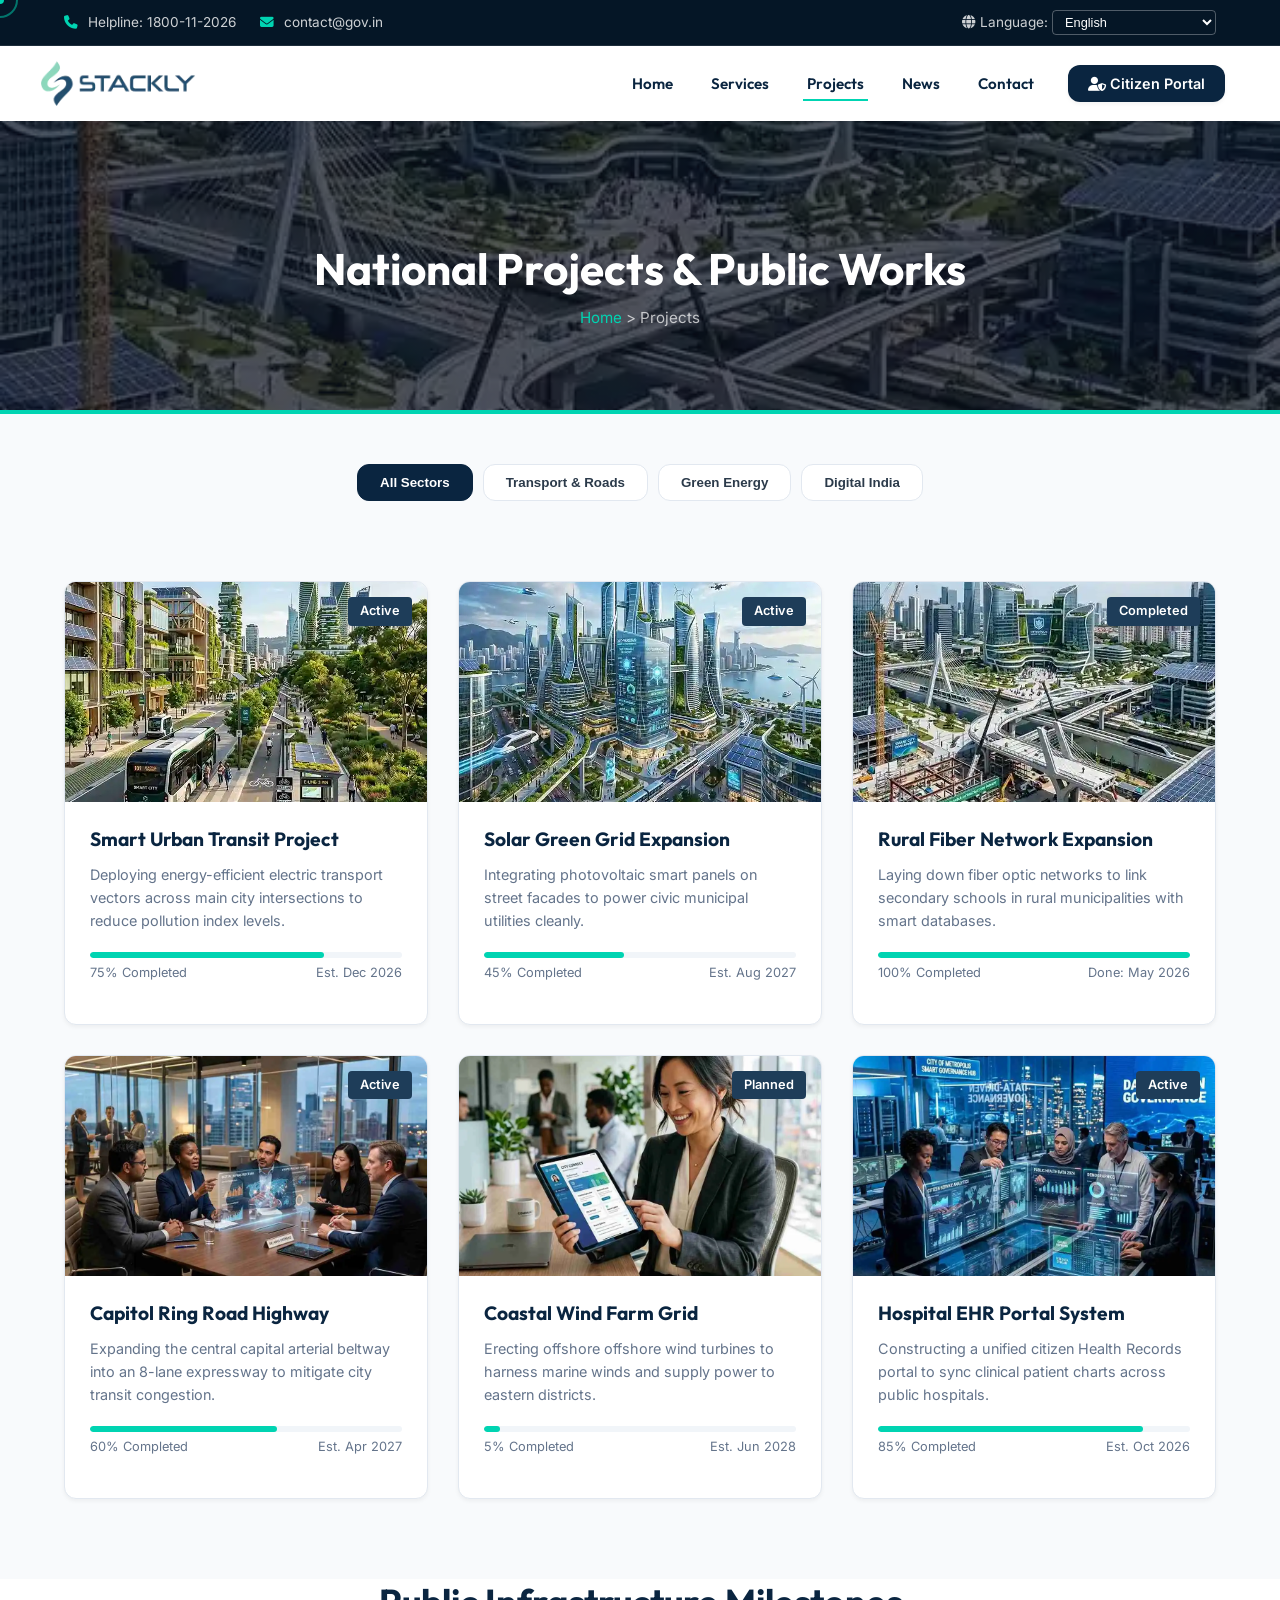
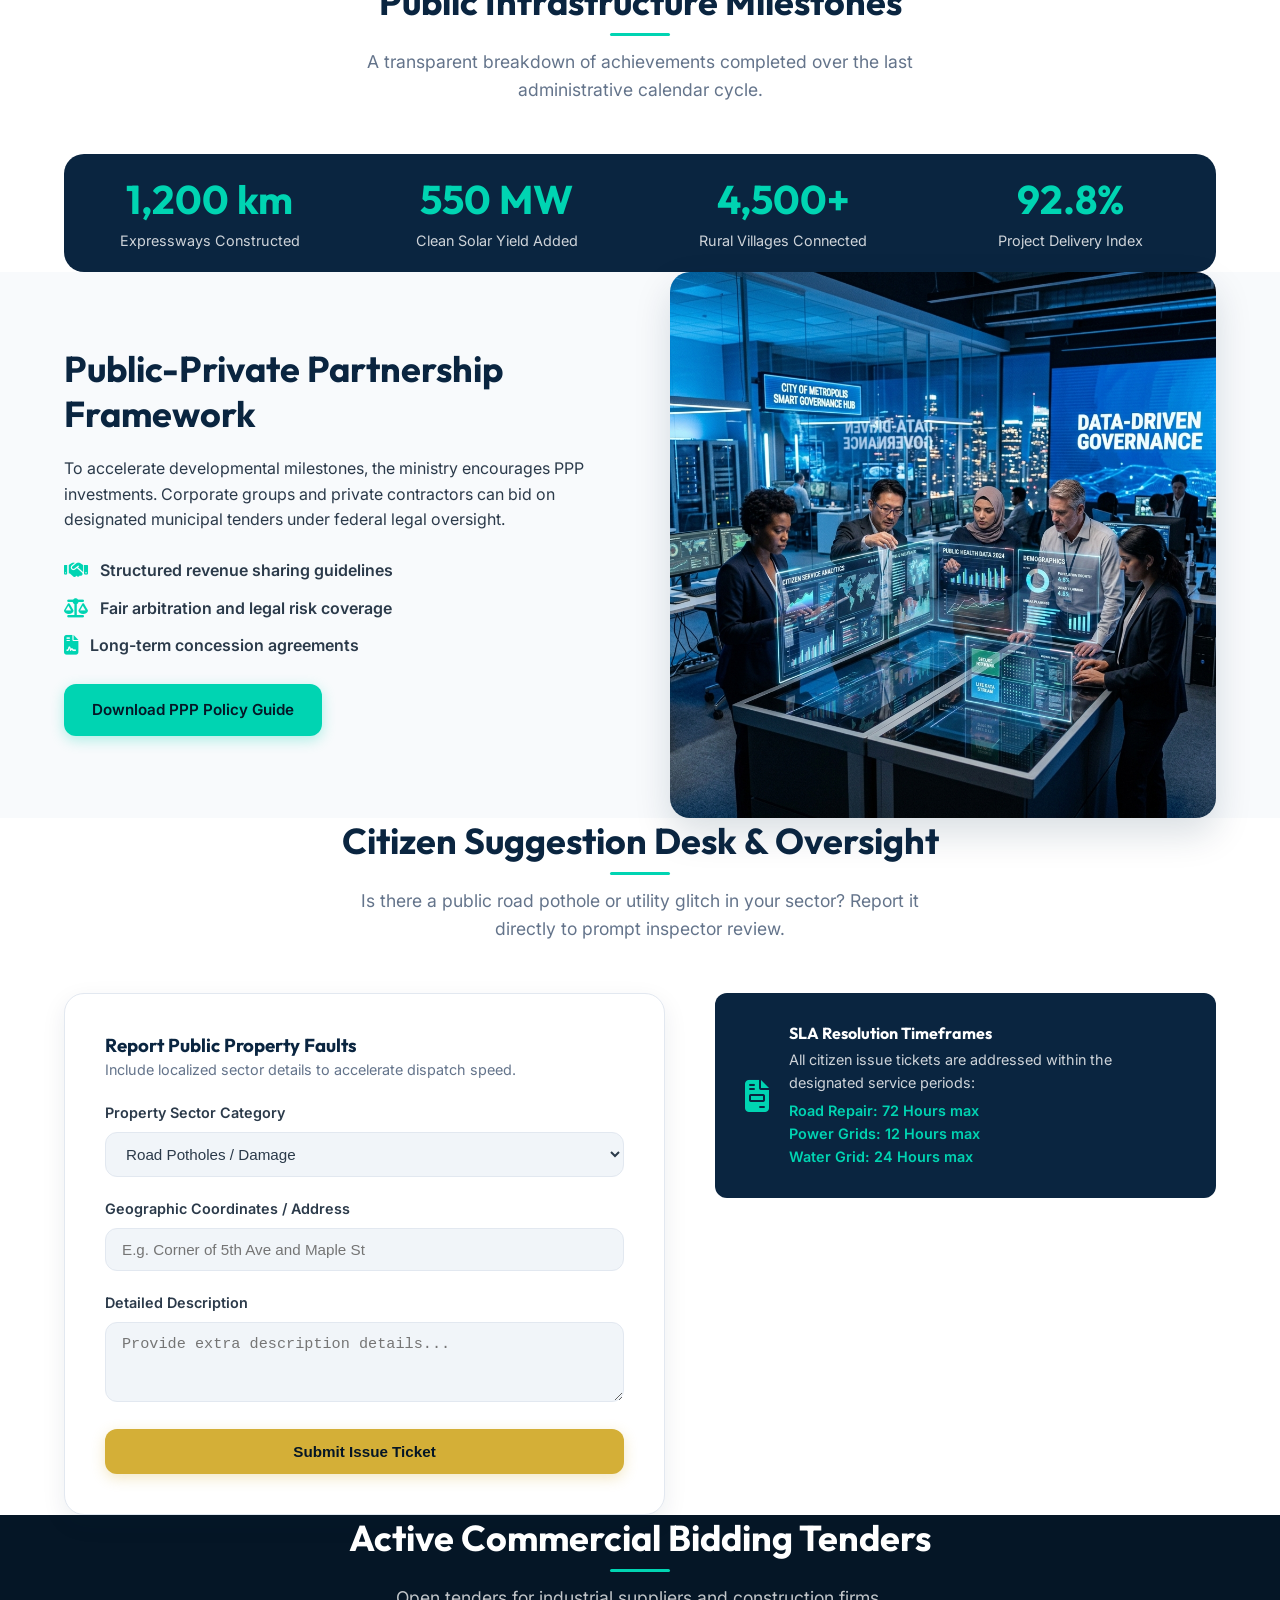
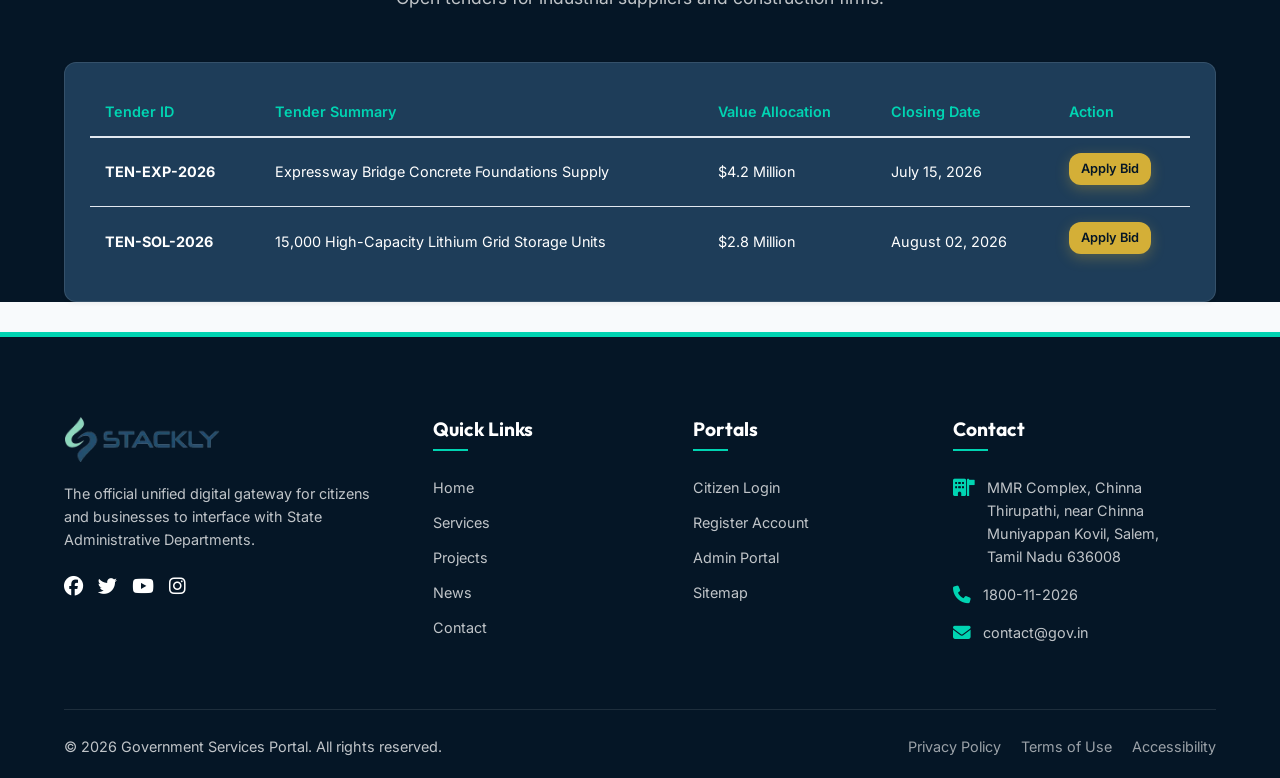
<file: project.html>
﻿<!DOCTYPE html>
<html lang="en">
<head>
    <meta charset="UTF-8">
    <meta name="viewport" content="width=device-width, initial-scale=1.0">
    <title>Public Projects & Initiatives | National Digital Governance Portal</title>
    <meta name="description" content="Monitor public infrastructure projects, track taxpayer fund distribution, view impact statistics, or submit neighborhood reports online.">
    <!-- FontAwesome Icons -->
    <link rel="stylesheet" href="https://cdnjs.cloudflare.com/ajax/libs/font-awesome/6.4.0/css/all.min.css">
    <!-- Google Fonts & Custom CSS -->
    <link rel="stylesheet" href="css/style.css">
    <link rel="stylesheet" href="css/animations.css">
</head>
<body>
<div class="cursor-dot"></div><div class="cursor-ring"></div><div id="scroll-progress"></div>

    <!-- Page Loader -->
    <div id="page-loader">
        <div class="loader-spinner"></div>
    </div>

    <!-- Top Bar -->
    <div class="top-bar">
        <div class="container top-bar-content">
            <div class="top-bar-left">
                <span><i class="fa-solid fa-phone"></i> Helpline: 1800-11-2026</span>
                <span><i class="fa-solid fa-envelope"></i> contact@gov.in</span>
            </div>
            <div class="top-bar-right">
                <span><i class="fa-solid fa-globe"></i> Language: </span>
                <select id="lang-select">
                    <option value="en">English</option>
                    <option value="hi">à¤¹à¤¿à¤¨à¥à¤¦à¥€</option>
                    <option value="es">EspaÃ±ol</option>
                </select>
            </div>
        </div>
    </div>

    <!-- Main Navigation Header -->
    <header class="main-header">
        <div class="container header-container">
            <div class="logo-area">
                <a href="index.html">
                    <img src="images/logo.webp" alt="Government Portal Logo" id="logo">
                </a>
            </div>
            <nav>
                <ul class="nav-menu">
                    <li class="nav-item"><a href="index.html" class="nav-link">Home</a></li>
                    <li class="nav-item"><a href="services.html" class="nav-link">Services</a></li>
                    <li class="nav-item"><a href="project.html" class="nav-link active">Projects</a></li>
                    <li class="nav-item"><a href="blog.html" class="nav-link">News</a></li>
                    <li class="nav-item"><a href="contact.html" class="nav-link">Contact</a></li>
                    <li class="nav-item"><a href="login.html" class="header-btn"><i class="fa-solid fa-user-shield"></i> Citizen Portal</a></li>
                </ul>
            </nav>
            <div class="menu-toggle">
                <i class="fa-solid fa-bars"></i>
            </div>
        </div>
    </header>

    <!-- SECTION 1: Page Header -->
    <section class="page-header" style="background: linear-gradient(rgba(10, 15, 30, 0.7), rgba(10, 15, 30, 0.7)), url('images/project_banner.webp') center/cover no-repeat; padding: 120px 0 80px 0; text-align: center; color: white;">
        <div class="container" style="position: relative; z-index: 2;">
            <h1>National Projects & Public Works</h1>
            <div class="breadcrumb">
                <a href="index.html">Home</a> &gt; <span>Projects</span>
            </div>
        </div>
    </section>

    <!-- SECTION 2: Project Filter buttons -->
    <section class="projects-filter-section" style="padding: 50px 0 20px 0; background: var(--bg-main);">
        <div class="container">
            <div class="project-filter-nav animate-on-scroll">
                <button class="filter-btn active" data-filter="all">All Sectors</button>
                <button class="filter-btn" data-filter="infrastructure">Transport & Roads</button>
                <button class="filter-btn" data-filter="energy">Green Energy</button>
                <button class="filter-btn" data-filter="digital">Digital India</button>
            </div>
        </div>
    </section>

    <!-- SECTION 3: Projects Grid -->
    <section class="projects-grid-section" style="padding: 20px 0 80px 0; background: var(--bg-main);">
        <div class="container">
            <div class="card-grid-3">
                <!-- Project 1 -->
                <div class="project-card animate-on-scroll" data-category="infrastructure">
                    <div class="project-img">
                        <img src="images/project.webp" alt="Smart Urban Transit">
                        <div class="project-badge">Active</div>
                    </div>
                    <div class="project-card-content">
                        <h3>Smart Urban Transit Project</h3>
                        <p>Deploying energy-efficient electric transport vectors across main city intersections to reduce pollution index levels.</p>
                        <div class="project-progress-container">
                            <div class="project-progress-bar">
                                <div class="project-progress-fill" style="width: 75%;"></div>
                            </div>
                            <div class="project-progress-meta">
                                <span>75% Completed</span>
                                <span>Est. Dec 2026</span>
                            </div>
                        </div>
                    </div>
                </div>
                <!-- Project 2 -->
                <div class="project-card animate-on-scroll delay-1" data-category="energy">
                    <div class="project-img">
                        <img src="images/hero.webp" alt="Green Energy Solar Grid">
                        <div class="project-badge">Active</div>
                    </div>
                    <div class="project-card-content">
                        <h3>Solar Green Grid Expansion</h3>
                        <p>Integrating photovoltaic smart panels on street facades to power civic municipal utilities cleanly.</p>
                        <div class="project-progress-container">
                            <div class="project-progress-bar">
                                <div class="project-progress-fill" style="width: 45%;"></div>
                            </div>
                            <div class="project-progress-meta">
                                <span>45% Completed</span>
                                <span>Est. Aug 2027</span>
                            </div>
                        </div>
                    </div>
                </div>
                <!-- Project 3 -->
                <div class="project-card animate-on-scroll delay-2" data-category="digital">
                    <div class="project-img">
                        <img src="images/project_banner.webp" alt="National Fiber Network">
                        <div class="project-badge">Completed</div>
                    </div>
                    <div class="project-card-content">
                        <h3>Rural Fiber Network Expansion</h3>
                        <p>Laying down fiber optic networks to link secondary schools in rural municipalities with smart databases.</p>
                        <div class="project-progress-container">
                            <div class="project-progress-bar">
                                <div class="project-progress-fill" style="width: 100%;"></div>
                            </div>
                            <div class="project-progress-meta">
                                <span>100% Completed</span>
                                <span>Done: May 2026</span>
                            </div>
                        </div>
                    </div>
                </div>
                <!-- Project 4 -->
                <div class="project-card animate-on-scroll" data-category="infrastructure">
                    <div class="project-img">
                        <img src="images/about.webp" alt="Highway Expansion">
                        <div class="project-badge">Active</div>
                    </div>
                    <div class="project-card-content">
                        <h3>Capitol Ring Road Highway</h3>
                        <p>Expanding the central capital arterial beltway into an 8-lane expressway to mitigate city transit congestion.</p>
                        <div class="project-progress-container">
                            <div class="project-progress-bar">
                                <div class="project-progress-fill" style="width: 60%;"></div>
                            </div>
                            <div class="project-progress-meta">
                                <span>60% Completed</span>
                                <span>Est. Apr 2027</span>
                            </div>
                        </div>
                    </div>
                </div>
                <!-- Project 5 -->
                <div class="project-card animate-on-scroll delay-1" data-category="energy">
                    <div class="project-img">
                        <img src="images/citizen.webp" alt="Wind Farm Grid">
                        <div class="project-badge">Planned</div>
                    </div>
                    <div class="project-card-content">
                        <h3>Coastal Wind Farm Grid</h3>
                        <p>Erecting offshore offshore wind turbines to harness marine winds and supply power to eastern districts.</p>
                        <div class="project-progress-container">
                            <div class="project-progress-bar">
                                <div class="project-progress-fill" style="width: 5%;"></div>
                            </div>
                            <div class="project-progress-meta">
                                <span>5% Completed</span>
                                <span>Est. Jun 2028</span>
                            </div>
                        </div>
                    </div>
                </div>
                <!-- Project 6 -->
                <div class="project-card animate-on-scroll delay-2" data-category="digital">
                    <div class="project-img">
                        <img src="images/team.webp" alt="Hospital EHR Portal">
                        <div class="project-badge">Active</div>
                    </div>
                    <div class="project-card-content">
                        <h3>Hospital EHR Portal System</h3>
                        <p>Constructing a unified citizen Health Records portal to sync clinical patient charts across public hospitals.</p>
                        <div class="project-progress-container">
                            <div class="project-progress-bar">
                                <div class="project-progress-fill" style="width: 85%;"></div>
                            </div>
                            <div class="project-progress-meta">
                                <span>85% Completed</span>
                                <span>Est. Oct 2026</span>
                            </div>
                        </div>
                    </div>
                </div>
            </div>
        </div>
    </section>

    <!-- SECTION 4: Impact Stats Section -->
    <section class="impact-stats-section" style="background: var(--bg-card);">
        <div class="container">
            <div class="section-title">
                <h2>Public Infrastructure Milestones</h2>
                <p>A transparent breakdown of achievements completed over the last administrative calendar cycle.</p>
            </div>
            <div class="stats-grid animate-on-scroll" style="margin-top: 0;">
                <div class="stat-item">
                    <h3>1,200 km</h3>
                    <p>Expressways Constructed</p>
                </div>
                <div class="stat-item">
                    <h3>550 MW</h3>
                    <p>Clean Solar Yield Added</p>
                </div>
                <div class="stat-item">
                    <h3>4,500+</h3>
                    <p>Rural Villages Connected</p>
                </div>
                <div class="stat-item">
                    <h3>92.8%</h3>
                    <p>Project Delivery Index</p>
                </div>
            </div>
        </div>
    </section>

    <!-- SECTION 5: PPP Investment Info -->
    <section class="ppp-info-section" style="background: var(--bg-main);">
        <div class="container">
            <div class="about-grid">
                <div class="about-content animate-on-scroll">
                    <h2>Public-Private Partnership Framework</h2>
                    <p>To accelerate developmental milestones, the ministry encourages PPP investments. Corporate groups and private contractors can bid on designated municipal tenders under federal legal oversight.</p>
                    <ul class="about-features">
                        <li><i class="fa-solid fa-handshake"></i> Structured revenue sharing guidelines</li>
                        <li><i class="fa-solid fa-scale-balanced"></i> Fair arbitration and legal risk coverage</li>
                        <li><i class="fa-solid fa-file-contract"></i> Long-term concession agreements</li>
                    </ul>
                    <a href="contact.html" class="btn btn-primary btn-glow ripple-effect">Download PPP Policy Guide</a>
                </div>
                <div class="about-img animate-on-scroll">
                    <img src="images/team.png" alt="Corporate Bidding Advisory">
                </div>
            </div>
        </div>
    </section>

    <!-- SECTION 6: Suggest a Project Form / Issue Reporter -->
    <section class="citizen-feedback-section" style="background: var(--bg-card);">
        <div class="container">
            <div class="section-title">
                <h2>Citizen Suggestion Desk & Oversight</h2>
                <p>Is there a public road pothole or utility glitch in your sector? Report it directly to prompt inspector review.</p>
            </div>
            <div class="contact-grid">
                <div class="form-card animate-on-scroll">
                    <h3>Report Public Property Faults</h3>
                    <p style="color: var(--text-muted); margin-bottom: 20px; font-size: 0.9rem;">Include localized sector details to accelerate dispatch speed.</p>
                    <form onsubmit="event.preventDefault(); alert('Issue report logged successfully. Tracking ID: REQ-449102');">
                        <div class="form-group">
                            <label>Property Sector Category</label>
                            <select class="form-control">
                                <option>Road Potholes / Damage</option>
                                <option>Streetlight Malfunction</option>
                                <option>Water Grid Leakage</option>
                                <option>Public Sanitation issue</option>
                            </select>
                        </div>
                        <div class="form-group">
                            <label>Geographic Coordinates / Address</label>
                            <input type="text" class="form-control" placeholder="E.g. Corner of 5th Ave and Maple St" required>
                        </div>
                        <div class="form-group">
                            <label>Detailed Description</label>
                            <textarea class="form-control" rows="3" placeholder="Provide extra description details..." required></textarea>
                        </div>
                        <button type="submit" class="btn btn-accent btn-glow ripple-effect" style="width: 100%;">Submit Issue Ticket</button>
                    </form>
                </div>
                <div class="contact-info-wrap animate-on-scroll">
                    <div class="contact-info-card" style="background: var(--primary);">
                        <i class="fa-solid fa-file-invoice"></i>
                        <div>
                            <h4>SLA Resolution Timeframes</h4>
                            <p>All citizen issue tickets are addressed within the designated service periods:</p>
                            <p style="color: var(--secondary); font-weight: 600; margin-top: 5px;">Road Repair: 72 Hours max</p>
                            <p style="color: var(--secondary); font-weight: 600;">Power Grids: 12 Hours max</p>
                            <p style="color: var(--secondary); font-weight: 600;">Water Grid: 24 Hours max</p>
                        </div>
                    </div>
                </div>
            </div>
        </div>
    </section>

    <!-- SECTION 7: Tender Bulletins Board -->
    <section class="tenders-section" style="background: var(--primary-dark); color: white;">
        <div class="container">
            <div class="section-title">
                <h2 style="color: white;">Active Commercial Bidding Tenders</h2>
                <p style="color: rgba(255,255,255,0.75);">Open tenders for industrial suppliers and construction firms.</p>
            </div>
            <div class="table-card animate-on-scroll" style="background: var(--primary-light); border-color: rgba(255,255,255,0.1);">
                <div class="table-responsive">
                    <table style="color: white;">
                        <thead>
                            <tr>
                                <th style="color: var(--secondary);">Tender ID</th>
                                <th style="color: var(--secondary);">Tender Summary</th>
                                <th style="color: var(--secondary);">Value Allocation</th>
                                <th style="color: var(--secondary);">Closing Date</th>
                                <th style="color: var(--secondary);">Action</th>
                            </tr>
                        </thead>
                        <tbody>
                            <tr>
                                <td><strong>TEN-EXP-2026</strong></td>
                                <td>Expressway Bridge Concrete Foundations Supply</td>
                                <td>$4.2 Million</td>
                                <td>July 15, 2026</td>
                                <td><a href="#" class="btn btn-accent btn-glow ripple-effect" style="padding: 6px 12px; font-size: 0.8rem;" onclick="event.preventDefault(); alert('Redirecting to Tender Bid Portal...');">Apply Bid</a></td>
                            </tr>
                            <tr>
                                <td><strong>TEN-SOL-2026</strong></td>
                                <td>15,000 High-Capacity Lithium Grid Storage Units</td>
                                <td>$2.8 Million</td>
                                <td>August 02, 2026</td>
                                <td><a href="#" class="btn btn-accent btn-glow ripple-effect" style="padding: 6px 12px; font-size: 0.8rem;" onclick="event.preventDefault(); alert('Redirecting to Tender Bid Portal...');">Apply Bid</a></td>
                            </tr>
                        </tbody>
                    </table>
                </div>
            </div>
        </div>
    </section>

    <!-- FOOTER -->
<footer class="main-footer">
  <div class="container">
    <div class="footer-grid">
      <div class="footer-column">
        <div class="footer-logo"><a href="index.html"><img src="images/logo.webp" alt="Gov Logo"></a></div>
        <p>The official unified digital gateway for citizens and businesses to interface with State Administrative Departments.</p>
        <div style="display:flex;gap:15px;margin-top:20px;font-size:1.2rem;">
          <a href="404.html" style="color:white;"><i class="fa-brands fa-facebook"></i></a>
          <a href="404.html" style="color:white;"><i class="fa-brands fa-twitter"></i></a>
          <a href="404.html" style="color:white;"><i class="fa-brands fa-youtube"></i></a>
          <a href="404.html" style="color:white;"><i class="fa-brands fa-instagram"></i></a>
        </div>
      </div>
      <div class="footer-column">
        <h3>Quick Links</h3>
        <ul class="footer-links">
          <li><a href="index.html">Home</a></li>
          <li><a href="services.html">Services</a></li>
          <li><a href="project.html">Projects</a></li>
          <li><a href="blog.html">News</a></li>
          <li><a href="contact.html">Contact</a></li>
        </ul>
      </div>
      <div class="footer-column">
        <h3>Portals</h3>
        <ul class="footer-links">
          <li><a href="login.html">Citizen Login</a></li>
          <li><a href="signup.html">Register Account</a></li>
          <li><a href="admindashboard.html">Admin Portal</a></li>
          <li><a href="404.html">Sitemap</a></li>
        </ul>
      </div>
      <div class="footer-column">
        <h3>Contact</h3>
        <div class="footer-contact-item"><i class="fa-solid fa-building-flag"></i><p>MMR Complex, Chinna Thirupathi, near Chinna Muniyappan Kovil, Salem,<br> Tamil Nadu 636008</p></div>
        <div class="footer-contact-item"><i class="fa-solid fa-phone"></i><p>1800-11-2026</p></div>
        <div class="footer-contact-item"><i class="fa-solid fa-envelope"></i><p>contact@gov.in</p></div>
      </div>
    </div>
    <div class="footer-bottom">
      <p>&copy; 2026 Government Services Portal. All rights reserved.</p>
      <div class="footer-bottom-links">
        <a href="404.html">Privacy Policy</a>
        <a href="404.html">Terms of Use</a>
        <a href="404.html">Accessibility</a>
      </div>
    </div>
  </div>
</footer>

    <!-- Back to Top & Scripts -->
    <div id="back-to-top"><i class="fa-solid fa-arrow-up"></i></div>
    <script src="js/script.js"></script>
</body>
</html>
</file>
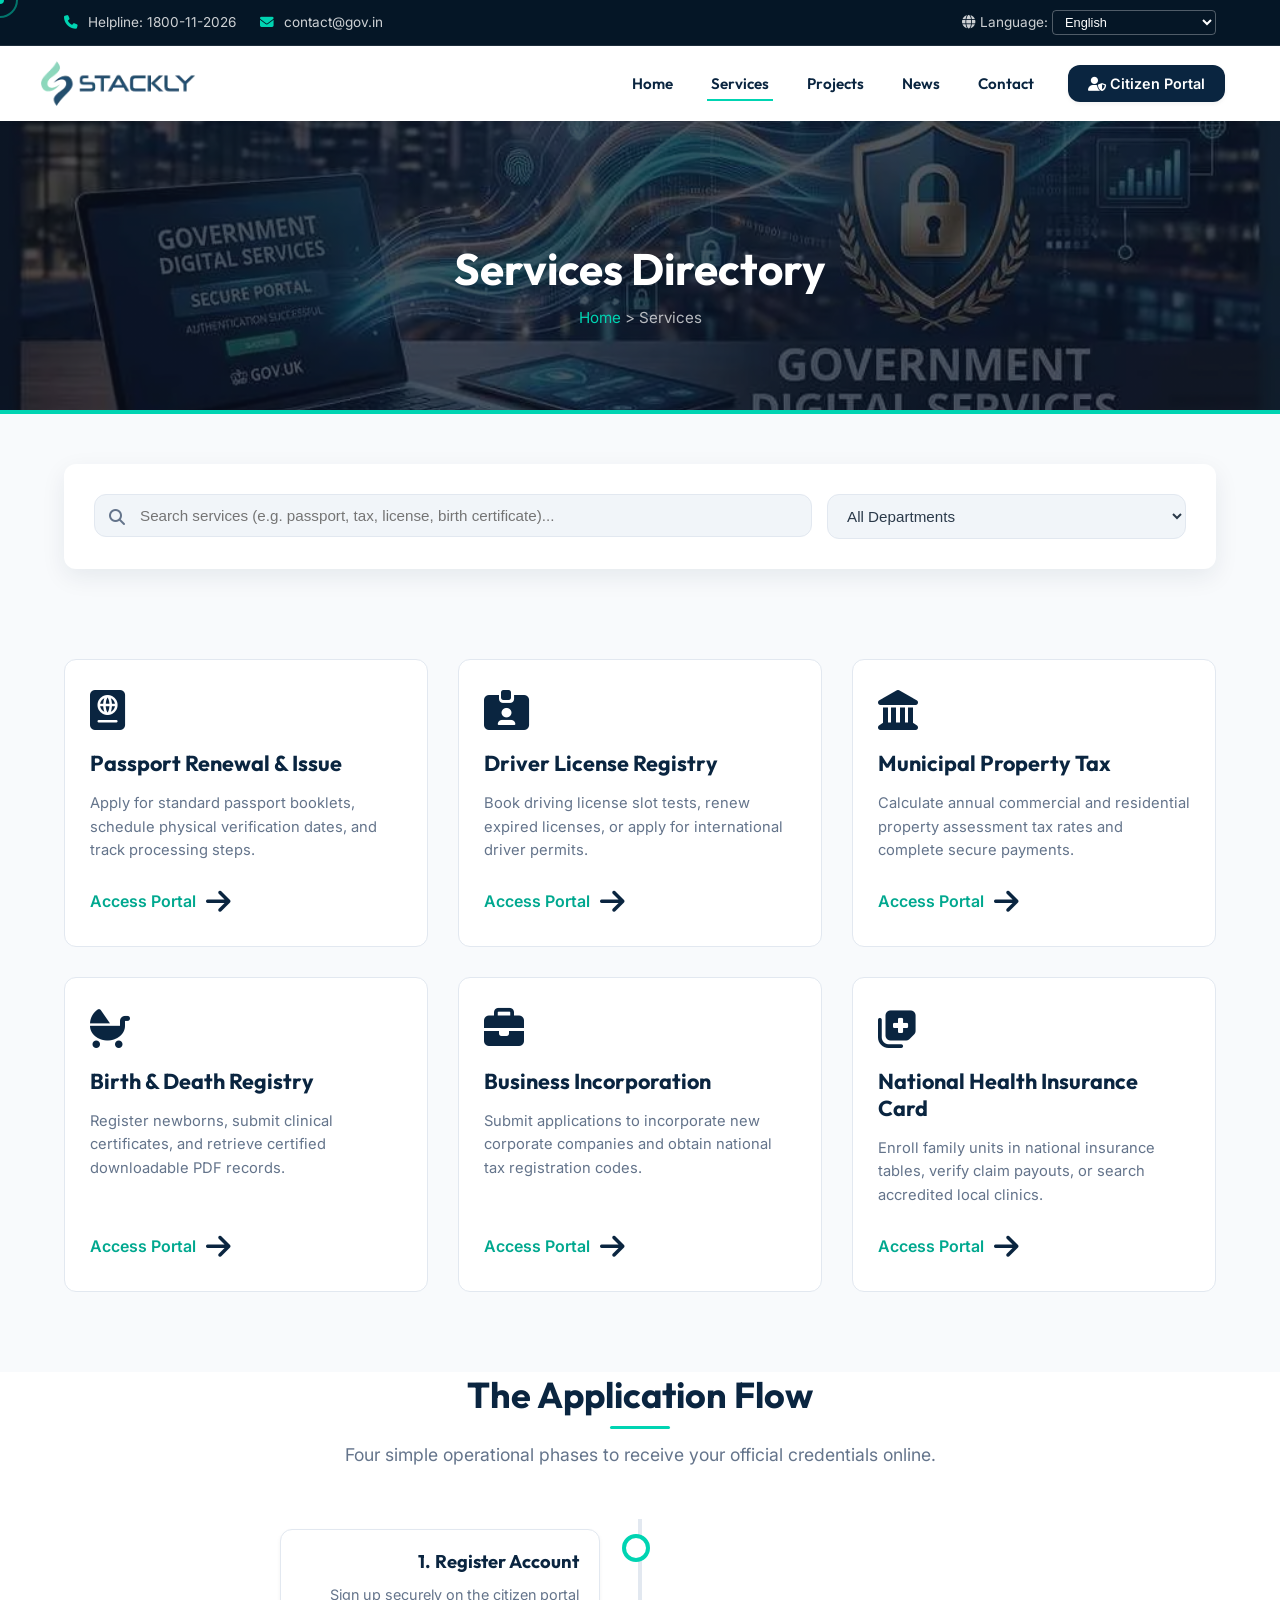
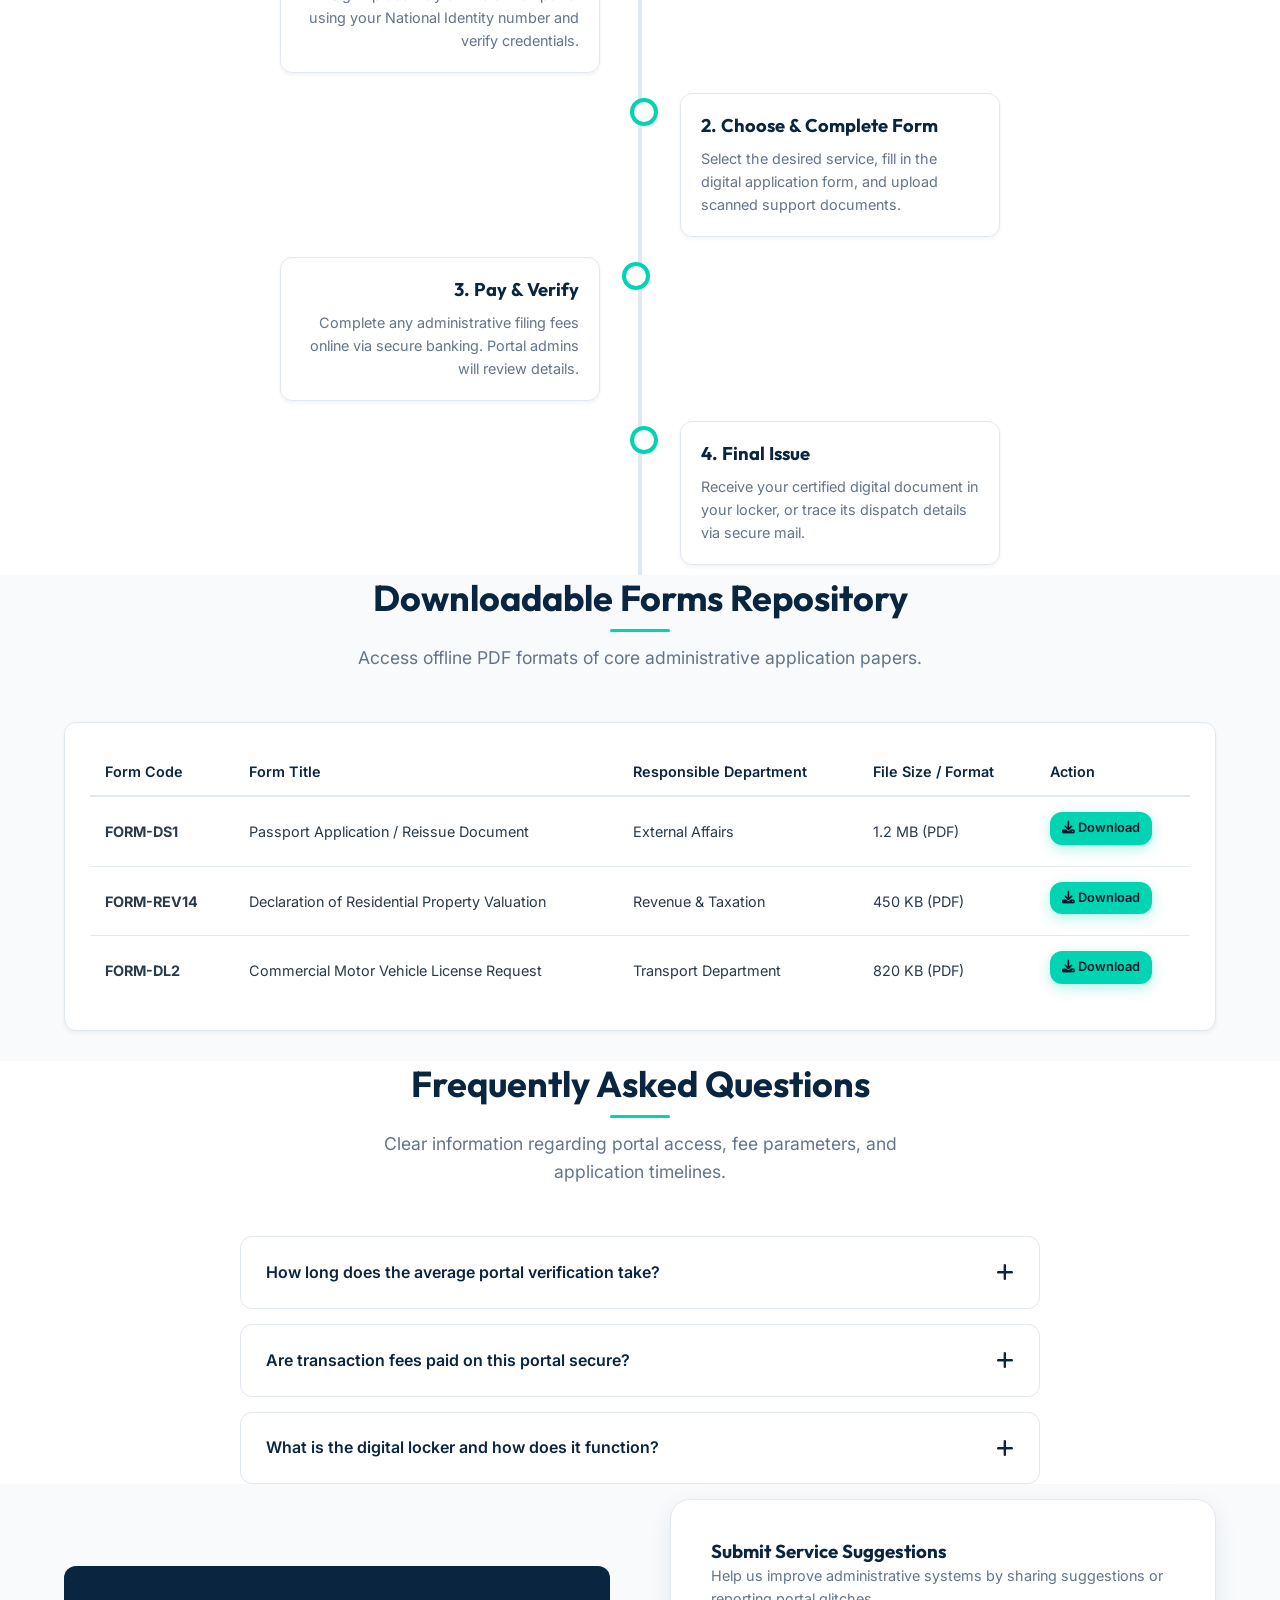
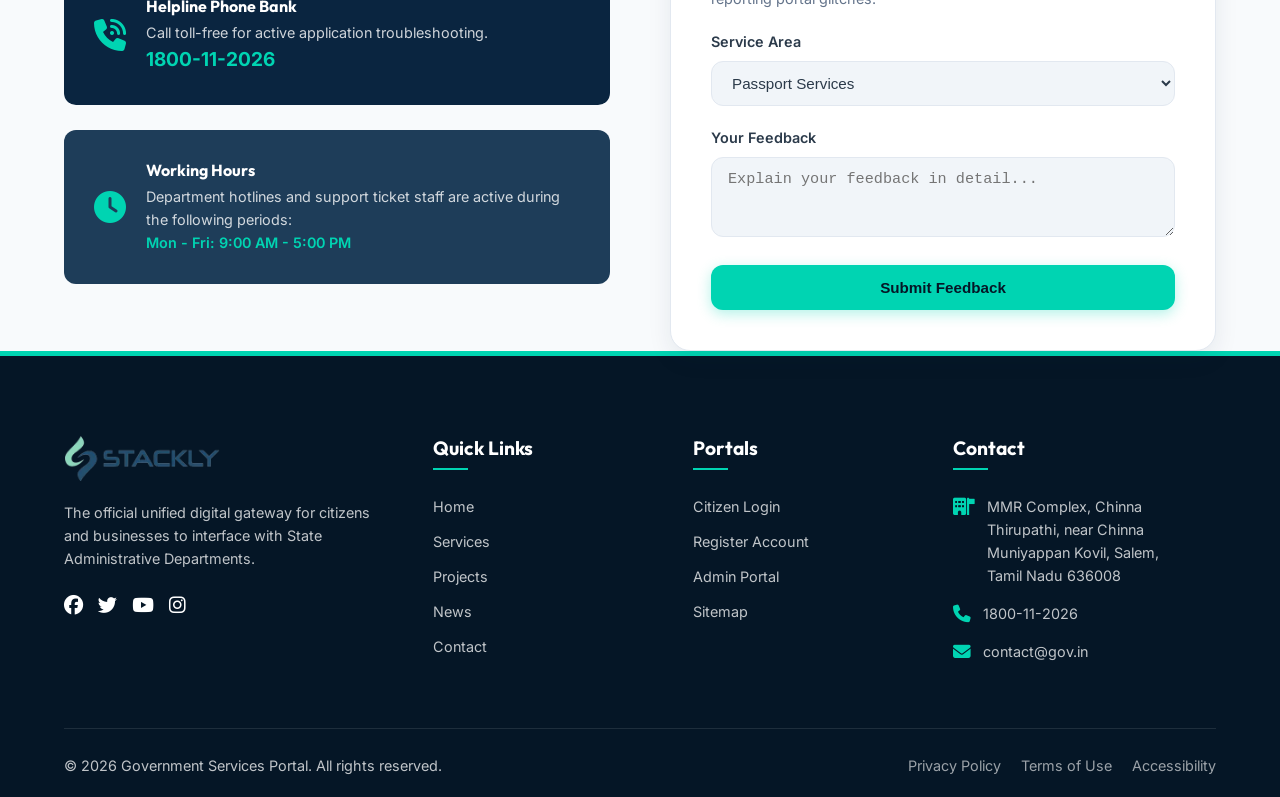
<file: services.html>
﻿<!DOCTYPE html>
<html lang="en">
<head>
    <meta charset="UTF-8">
    <meta name="viewport" content="width=device-width, initial-scale=1.0">
    <title>Services Directory | National Digital Governance Portal</title>
    <meta name="description" content="Search and apply for all official government services including passport renewal, business licenses, birth certificates, and tax filings online.">
    <!-- FontAwesome Icons -->
    <link rel="stylesheet" href="https://cdnjs.cloudflare.com/ajax/libs/font-awesome/6.4.0/css/all.min.css">
    <!-- Google Fonts & Custom CSS -->
    <link rel="stylesheet" href="css/style.css">
    <link rel="stylesheet" href="css/animations.css">
</head>
<body>
<div class="cursor-dot"></div><div class="cursor-ring"></div><div id="scroll-progress"></div>

    <!-- Page Loader -->
    <div id="page-loader">
        <div class="loader-spinner"></div>
    </div>

    <!-- Top Bar -->
    <div class="top-bar">
        <div class="container top-bar-content">
            <div class="top-bar-left">
                <span><i class="fa-solid fa-phone"></i> Helpline: 1800-11-2026</span>
                <span><i class="fa-solid fa-envelope"></i> contact@gov.in</span>
            </div>
            <div class="top-bar-right">
                <span><i class="fa-solid fa-globe"></i> Language: </span>
                <select id="lang-select">
                    <option value="en">English</option>
                    <option value="hi">à¤¹à¤¿à¤¨à¥à¤¦à¥€</option>
                    <option value="es">EspaÃ±ol</option>
                </select>
            </div>
        </div>
    </div>

    <!-- Main Navigation Header -->
    <header class="main-header">
        <div class="container header-container">
            <div class="logo-area">
                <a href="index.html">
                    <img src="images/logo.webp" alt="Government Portal Logo" id="logo">
                </a>
            </div>
            <nav>
                <ul class="nav-menu">
                    <li class="nav-item"><a href="index.html" class="nav-link">Home</a></li>
                    <li class="nav-item"><a href="services.html" class="nav-link active">Services</a></li>
                    <li class="nav-item"><a href="project.html" class="nav-link">Projects</a></li>
                    <li class="nav-item"><a href="blog.html" class="nav-link">News</a></li>
                    <li class="nav-item"><a href="contact.html" class="nav-link">Contact</a></li>
                    <li class="nav-item"><a href="login.html" class="header-btn"><i class="fa-solid fa-user-shield"></i> Citizen Portal</a></li>
                </ul>
            </nav>
            <div class="menu-toggle">
                <i class="fa-solid fa-bars"></i>
            </div>
        </div>
    </header>

    <!-- SECTION 1: Page Header -->
    <section class="page-header" style="background: linear-gradient(rgba(10, 15, 30, 0.7), rgba(10, 15, 30, 0.7)), url('images/services_banner.webp') center/cover no-repeat; padding: 120px 0 80px 0; text-align: center; color: white;">
        <div class="container" style="position: relative; z-index: 2;">
            <h1>Services Directory</h1>
            <div class="breadcrumb">
                <a href="index.html">Home</a> &gt; <span>Services</span>
            </div>
        </div>
    </section>

    <!-- SECTION 2: Search & Filter Panel -->
    <section class="search-filter-section" style="padding: 50px 0 20px 0; background: var(--bg-main);">
        <div class="container">
            <div class="search-filter-panel animate-on-scroll">
                <div class="search-input-wrapper">
                    <i class="fa-solid fa-magnifying-glass"></i>
                    <input type="text" id="services-search" placeholder="Search services (e.g. passport, tax, license, birth certificate)...">
                </div>
                <div class="filter-dropdown">
                    <select id="department-filter">
                        <option value="all">All Departments</option>
                        <option value="transport">Department of Transport</option>
                        <option value="revenue">Revenue & Taxation</option>
                        <option value="health">Ministry of Health</option>
                        <option value="external">External Affairs (Passports)</option>
                        <option value="commerce">Commerce & Industry</option>
                    </select>
                </div>
            </div>
        </div>
    </section>

    <!-- SECTION 3: Services Grid -->
    <section class="services-directory" style="padding: 20px 0 80px 0; background: var(--bg-main);">
        <div class="container">
            <div class="card-grid-3">
                <!-- Service 1: Passport -->
                <div class="service-card-wrapper" data-department="external">
                    <div class="service-card animate-on-scroll">
                        <i class="fa-solid fa-passport"></i>
                        <h3>Passport Renewal & Issue</h3>
                        <p>Apply for standard passport booklets, schedule physical verification dates, and track processing steps.</p>
                        <a href="login.html">Access Portal <i class="fa-solid fa-arrow-right"></i></a>
                    </div>
                </div>
                <!-- Service 2: Driver License -->
                <div class="service-card-wrapper" data-department="transport">
                    <div class="service-card animate-on-scroll">
                        <i class="fa-solid fa-id-card-clip"></i>
                        <h3>Driver License Registry</h3>
                        <p>Book driving license slot tests, renew expired licenses, or apply for international driver permits.</p>
                        <a href="login.html">Access Portal <i class="fa-solid fa-arrow-right"></i></a>
                    </div>
                </div>
                <!-- Service 3: Property Tax -->
                <div class="service-card-wrapper" data-department="revenue">
                    <div class="service-card animate-on-scroll">
                        <i class="fa-solid fa-landmark"></i>
                        <h3>Municipal Property Tax</h3>
                        <p>Calculate annual commercial and residential property assessment tax rates and complete secure payments.</p>
                        <a href="login.html">Access Portal <i class="fa-solid fa-arrow-right"></i></a>
                    </div>
                </div>
                <!-- Service 4: Birth Certificate -->
                <div class="service-card-wrapper" data-department="health">
                    <div class="service-card animate-on-scroll">
                        <i class="fa-solid fa-baby-carriage"></i>
                        <h3>Birth & Death Registry</h3>
                        <p>Register newborns, submit clinical certificates, and retrieve certified downloadable PDF records.</p>
                        <a href="login.html">Access Portal <i class="fa-solid fa-arrow-right"></i></a>
                    </div>
                </div>
                <!-- Service 5: Business Incorporation -->
                <div class="service-card-wrapper" data-department="commerce">
                    <div class="service-card animate-on-scroll">
                        <i class="fa-solid fa-briefcase"></i>
                        <h3>Business Incorporation</h3>
                        <p>Submit applications to incorporate new corporate companies and obtain national tax registration codes.</p>
                        <a href="login.html">Access Portal <i class="fa-solid fa-arrow-right"></i></a>
                    </div>
                </div>
                <!-- Service 6: Health Card -->
                <div class="service-card-wrapper" data-department="health">
                    <div class="service-card animate-on-scroll">
                        <i class="fa-solid fa-notes-medical"></i>
                        <h3>National Health Insurance Card</h3>
                        <p>Enroll family units in national insurance tables, verify claim payouts, or search accredited local clinics.</p>
                        <a href="login.html">Access Portal <i class="fa-solid fa-arrow-right"></i></a>
                    </div>
                </div>
            </div>
        </div>
    </section>

    <!-- SECTION 4: Application Process Timeline -->
    <section class="process-section" style="background: var(--bg-card);">
        <div class="container">
            <div class="section-title">
                <h2>The Application Flow</h2>
                <p>Four simple operational phases to receive your official credentials online.</p>
            </div>
            <div class="timeline animate-on-scroll">
                <div class="timeline-item timeline-left">
                    <div class="timeline-content">
                        <h3>1. Register Account</h3>
                        <p>Sign up securely on the citizen portal using your National Identity number and verify credentials.</p>
                    </div>
                </div>
                <div class="timeline-item timeline-right">
                    <div class="timeline-content">
                        <h3>2. Choose & Complete Form</h3>
                        <p>Select the desired service, fill in the digital application form, and upload scanned support documents.</p>
                    </div>
                </div>
                <div class="timeline-item timeline-left">
                    <div class="timeline-content">
                        <h3>3. Pay & Verify</h3>
                        <p>Complete any administrative filing fees online via secure banking. Portal admins will review details.</p>
                    </div>
                </div>
                <div class="timeline-item timeline-right">
                    <div class="timeline-content">
                        <h3>4. Final Issue</h3>
                        <p>Receive your certified digital document in your locker, or trace its dispatch details via secure mail.</p>
                    </div>
                </div>
            </div>
        </div>
    </section>

    <!-- SECTION 5: Downloadable Forms & Resources -->
    <section class="resources-section" style="background: var(--bg-main);">
        <div class="container">
            <div class="section-title">
                <h2>Downloadable Forms Repository</h2>
                <p>Access offline PDF formats of core administrative application papers.</p>
            </div>
            <div class="table-card animate-on-scroll">
                <div class="table-responsive">
                    <table>
                        <thead>
                            <tr>
                                <th>Form Code</th>
                                <th>Form Title</th>
                                <th>Responsible Department</th>
                                <th>File Size / Format</th>
                                <th>Action</th>
                            </tr>
                        </thead>
                        <tbody>
                            <tr>
                                <td><strong>FORM-DS1</strong></td>
                                <td>Passport Application / Reissue Document</td>
                                <td>External Affairs</td>
                                <td>1.2 MB (PDF)</td>
                                <td><a href="#" class="btn btn-primary btn-glow ripple-effect" style="padding: 6px 12px; font-size: 0.8rem;" onclick="event.preventDefault(); alert('Downloading Form-DS1...');"><i class="fa-solid fa-download"></i> Download</a></td>
                            </tr>
                            <tr>
                                <td><strong>FORM-REV14</strong></td>
                                <td>Declaration of Residential Property Valuation</td>
                                <td>Revenue & Taxation</td>
                                <td>450 KB (PDF)</td>
                                <td><a href="#" class="btn btn-primary btn-glow ripple-effect" style="padding: 6px 12px; font-size: 0.8rem;" onclick="event.preventDefault(); alert('Downloading Form-REV14...');"><i class="fa-solid fa-download"></i> Download</a></td>
                            </tr>
                            <tr>
                                <td><strong>FORM-DL2</strong></td>
                                <td>Commercial Motor Vehicle License Request</td>
                                <td>Transport Department</td>
                                <td>820 KB (PDF)</td>
                                <td><a href="#" class="btn btn-primary btn-glow ripple-effect" style="padding: 6px 12px; font-size: 0.8rem;" onclick="event.preventDefault(); alert('Downloading Form-DL2...');"><i class="fa-solid fa-download"></i> Download</a></td>
                            </tr>
                        </tbody>
                    </table>
                </div>
            </div>
        </div>
    </section>

    <!-- SECTION 6: Services FAQs -->
    <section class="faq-section" style="background: var(--bg-card);">
        <div class="container">
            <div class="section-title">
                <h2>Frequently Asked Questions</h2>
                <p>Clear information regarding portal access, fee parameters, and application timelines.</p>
            </div>
            <div class="faq-accordion animate-on-scroll">
                <div class="faq-item">
                    <div class="faq-header">
                        <span>How long does the average portal verification take?</span>
                        <div class="faq-icon"><i class="fa-solid fa-plus"></i></div>
                    </div>
                    <div class="faq-body">
                        <p>Most basic filings, such as municipal tax submissions and birth registry applications, are verified automatically within 24 hours. Complex documents like passport checks or land title audits require manual agency verification and generally process within 7 to 10 working days.</p>
                    </div>
                </div>
                <div class="faq-item">
                    <div class="faq-header">
                        <span>Are transaction fees paid on this portal secure?</span>
                        <div class="faq-icon"><i class="fa-solid fa-plus"></i></div>
                    </div>
                    <div class="faq-body">
                        <p>Yes. All banking actions on our site utilize 256-bit SSL encryption standards. Payments are routed through secure, PCI-DSS compliant federal banking gateways. Your card or credential details are never logged on our database.</p>
                    </div>
                </div>
                <div class="faq-item">
                    <div class="faq-header">
                        <span>What is the digital locker and how does it function?</span>
                        <div class="faq-icon"><i class="fa-solid fa-plus"></i></div>
                    </div>
                    <div class="faq-body">
                        <p>The Digital Locker is a personal storage folder attached directly to your Citizen account. Once an application is approved, the official administrative certificates (e.g., driver license, tax slip) are digitally signed and loaded directly into your locker. You can print, view, or share these files at any time.</p>
                    </div>
                </div>
            </div>
        </div>
    </section>

    <!-- SECTION 7: Helpline Support & Suggestions -->
    <section class="helpline-section" style="background: var(--bg-main);">
        <div class="container">
            <div class="about-grid">
                <div class="contact-info-wrap animate-on-scroll">
                    <div class="contact-info-card">
                        <i class="fa-solid fa-phone-volume"></i>
                        <div>
                            <h4>Helpline Phone Bank</h4>
                            <p>Call toll-free for active application troubleshooting.</p>
                            <strong style="color: var(--secondary); font-size: 1.2rem;">1800-11-2026</strong>
                        </div>
                    </div>
                    <div class="contact-info-card" style="background: var(--primary-light);">
                        <i class="fa-solid fa-clock"></i>
                        <div>
                            <h4>Working Hours</h4>
                            <p>Department hotlines and support ticket staff are active during the following periods:</p>
                            <p style="color: var(--secondary); font-weight: 600;">Mon - Fri: 9:00 AM - 5:00 PM</p>
                        </div>
                    </div>
                </div>
                <div class="form-card animate-on-scroll">
                    <h3>Submit Service Suggestions</h3>
                    <p style="color: var(--text-muted); margin-bottom: 20px; font-size: 0.9rem;">Help us improve administrative systems by sharing suggestions or reporting portal glitches.</p>
                    <form onsubmit="event.preventDefault(); alert('Thank you for your valuable feedback!');">
                        <div class="form-group">
                            <label>Service Area</label>
                            <select class="form-control">
                                <option>Passport Services</option>
                                <option>Tax Filing Portal</option>
                                <option>Driver Licensing UI</option>
                                <option>General Website Glitch</option>
                            </select>
                        </div>
                        <div class="form-group">
                            <label>Your Feedback</label>
                            <textarea class="form-control" rows="3" placeholder="Explain your feedback in detail..." required></textarea>
                        </div>
                        <button type="submit" class="btn btn-primary btn-glow ripple-effect" style="width: 100%;">Submit Feedback</button>
                    </form>
                </div>
            </div>
        </div>
    </section>

   <!-- FOOTER -->
<footer class="main-footer">
  <div class="container">
    <div class="footer-grid">
      <div class="footer-column">
        <div class="footer-logo"><a href="index.html"><img src="images/logo.webp" alt="Gov Logo"></a></div>
        <p>The official unified digital gateway for citizens and businesses to interface with State Administrative Departments.</p>
        <div style="display:flex;gap:15px;margin-top:20px;font-size:1.2rem;">
          <a href="404.html" style="color:white;"><i class="fa-brands fa-facebook"></i></a>
          <a href="404.html" style="color:white;"><i class="fa-brands fa-twitter"></i></a>
          <a href="404.html" style="color:white;"><i class="fa-brands fa-youtube"></i></a>
          <a href="404.html" style="color:white;"><i class="fa-brands fa-instagram"></i></a>
        </div>
      </div>
      <div class="footer-column">
        <h3>Quick Links</h3>
        <ul class="footer-links">
          <li><a href="index.html">Home</a></li>
          <li><a href="services.html">Services</a></li>
          <li><a href="project.html">Projects</a></li>
          <li><a href="blog.html">News</a></li>
          <li><a href="contact.html">Contact</a></li>
        </ul>
      </div>
      <div class="footer-column">
        <h3>Portals</h3>
        <ul class="footer-links">
          <li><a href="login.html">Citizen Login</a></li>
          <li><a href="signup.html">Register Account</a></li>
          <li><a href="admindashboard.html">Admin Portal</a></li>
          <li><a href="404.html">Sitemap</a></li>
        </ul>
      </div>
      <div class="footer-column">
        <h3>Contact</h3>
        <div class="footer-contact-item"><i class="fa-solid fa-building-flag"></i><p>MMR Complex, Chinna Thirupathi, near Chinna Muniyappan Kovil, Salem,<br> Tamil Nadu 636008</p></div>
        <div class="footer-contact-item"><i class="fa-solid fa-phone"></i><p>1800-11-2026</p></div>
        <div class="footer-contact-item"><i class="fa-solid fa-envelope"></i><p>contact@gov.in</p></div>
      </div>
    </div>
    <div class="footer-bottom">
      <p>&copy; 2026 Government Services Portal. All rights reserved.</p>
      <div class="footer-bottom-links">
        <a href="404.html">Privacy Policy</a>
        <a href="404.html">Terms of Use</a>
        <a href="404.html">Accessibility</a>
      </div>
    </div>
  </div>
</footer>

    <!-- Back to Top & Scripts -->
    <div id="back-to-top"><i class="fa-solid fa-arrow-up"></i></div>
    <script src="js/script.js"></script>
</body>
</html>
</file>
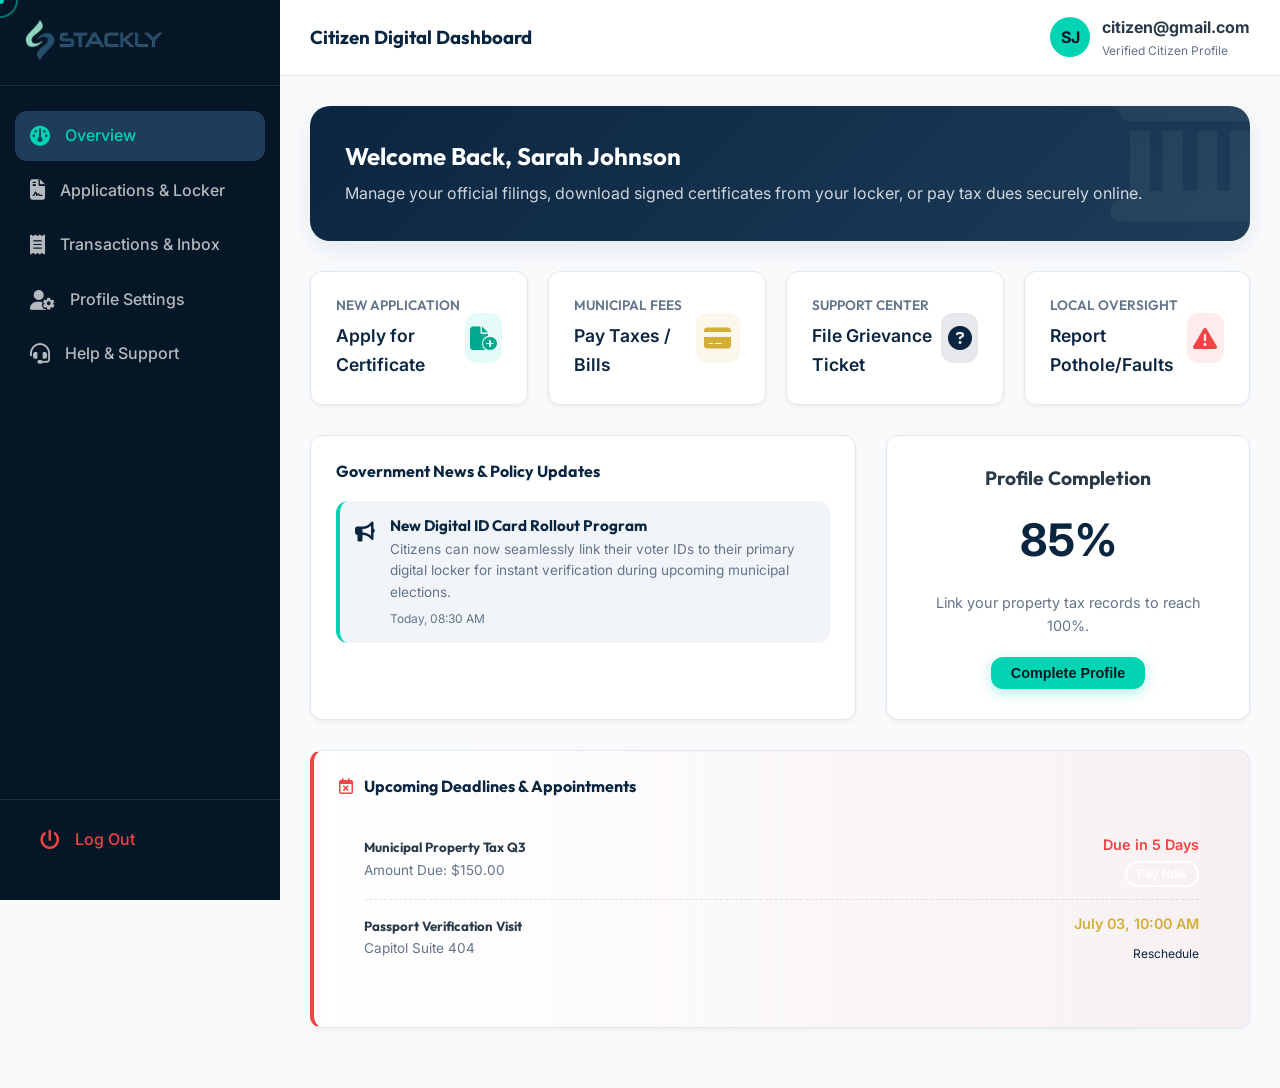
<file: userdashboard.html>
<!DOCTYPE html>
<html lang="en">
<head>
    <meta charset="UTF-8">
    <meta name="viewport" content="width=device-width, initial-scale=1.0">
    <title>Citizen Dashboard | National Digital Governance Portal</title>
    <!-- FontAwesome Icons -->
    <link rel="stylesheet" href="https://cdnjs.cloudflare.com/ajax/libs/font-awesome/6.4.0/css/all.min.css">
    <!-- Google Fonts & Custom CSS -->
    <link rel="stylesheet" href="css/style.css">
    <link rel="stylesheet" href="css/animations.css">
</head>
<body>
<div class="cursor-dot"></div><div class="cursor-ring"></div><div id="scroll-progress"></div>

    <!-- Page Loader -->
    <div id="page-loader">
        <div class="loader-spinner"></div>
    </div>

    <!-- Hidden marker to let script know this is the user dashboard -->
    <div id="user-dashboard-marker" style="display:none;"></div>

    <div class="dashboard-wrapper">
        <!-- Sidebar Navigation -->
        <aside class="sidebar">
            <div class="sidebar-logo">
                <a href="index.html">
                    <img src="images/logo.webp" alt="Gov Logo">
                </a>
            </div>
            <ul class="sidebar-menu">
                <li class="sidebar-item">
                    <a href="#" class="sidebar-link active" onclick="switchDashTab(event, 'tab-overview')"><i class="fa-solid fa-gauge"></i> Overview</a>
                </li>
                <li class="sidebar-item">
                    <a href="#" class="sidebar-link" onclick="switchDashTab(event, 'tab-applications')"><i class="fa-solid fa-file-contract"></i> Applications & Locker</a>
                </li>
                <li class="sidebar-item">
                    <a href="#" class="sidebar-link" onclick="switchDashTab(event, 'tab-transactions')"><i class="fa-solid fa-receipt"></i> Transactions & Inbox</a>
                </li>
                <li class="sidebar-item">
                    <a href="#" class="sidebar-link" onclick="switchDashTab(event, 'tab-settings')"><i class="fa-solid fa-user-gear"></i> Profile Settings</a>
                </li>
                <li class="sidebar-item">
                    <a href="#" class="sidebar-link" onclick="switchDashTab(event, 'tab-support')"><i class="fa-solid fa-headset"></i> Help & Support</a>
                </li>
            </ul>
            <div class="sidebar-footer">
                <a href="#" class="sidebar-link logout-btn" style="color: #ef4444;"><i class="fa-solid fa-power-off"></i> Log Out</a>
            </div>
        </aside>

        <!-- Main Dashboard Content -->
        <main class="dashboard-main">
            <!-- Dashboard Navbar -->
            <nav class="dashboard-nav">
                <div>
                    <h3>Citizen Digital Dashboard</h3>
                </div>
                <div class="dash-user-profile">
                    <div class="user-avatar" id="user-avatar-text">SJ</div>
                    <div>
                        <strong id="user-email-display">citizen@gmail.com</strong>
                        <p style="font-size: 0.75rem; color: var(--text-muted);">Verified Citizen Profile</p>
                    </div>
                </div>
            </nav>

            <!-- Body Containing exactly 7 sections -->
            <div class="dashboard-body">

                <!-- TAB 1: Overview -->
                <div class="dash-tab active" id="tab-overview" style="animation: fadeInUp 0.5s ease forwards;">
                    <!-- SECTION 1: Personalized Citizen Welcome Banner -->
                    <section class="dash-welcome" style="padding: 35px; margin-bottom: 30px;">
                        <div>
                            <h2 id="user-welcome-title">Welcome Back, Sarah Johnson</h2>
                            <p>Manage your official filings, download signed certificates from your locker, or pay tax dues securely online.</p>
                        </div>
                        <div class="dash-welcome-bg">
                            <i class="fa-solid fa-building-columns"></i>
                        </div>
                    </section>

                    <!-- SECTION 2: Quick Action Hub Buttons -->
                    <section class="quick-actions-section" style="padding: 0 0 30px 0;">
                        <div class="widgets-grid" style="margin-bottom: 0;">
                            <a href="services.html" class="widget-card" style="cursor: pointer; text-decoration: none;">
                                <div class="widget-info">
                                    <h4>New Application</h4>
                                    <p style="font-size: 1.1rem; font-weight:600; color:var(--primary); margin-top:5px;">Apply for Certificate</p>
                                </div>
                                <div class="widget-icon"><i class="fa-solid fa-file-circle-plus"></i></div>
                            </a>
                            <a href="#" class="widget-card" onclick="event.preventDefault(); alert('Redirecting to Payment Gateway...');">
                                <div class="widget-info">
                                    <h4>Municipal Fees</h4>
                                    <p style="font-size: 1.1rem; font-weight:600; color:var(--primary); margin-top:5px;">Pay Taxes / Bills</p>
                                </div>
                                <div class="widget-icon" style="background: rgba(212,175,55,0.1); color: var(--accent);"><i class="fa-solid fa-credit-card"></i></div>
                            </a>
                            <a href="contact.html" class="widget-card">
                                <div class="widget-info">
                                    <h4>Support Center</h4>
                                    <p style="font-size: 1.1rem; font-weight:600; color:var(--primary); margin-top:5px;">File Grievance Ticket</p>
                                </div>
                                <div class="widget-icon" style="background: rgba(10,37,64,0.1); color: var(--primary);"><i class="fa-solid fa-circle-question"></i></div>
                            </a>
                            <a href="project.html" class="widget-card">
                                <div class="widget-info">
                                    <h4>Local Oversight</h4>
                                    <p style="font-size: 1.1rem; font-weight:600; color:var(--primary); margin-top:5px;">Report Pothole/Faults</p>
                                </div>
                                <div class="widget-icon" style="background: rgba(239,68,68,0.1); color:#ef4444;"><i class="fa-solid fa-triangle-exclamation"></i></div>
                            </a>
                        </div>
                    </section>

                    <!-- SECTION 2.5: News & Profile Status -->
                    <section style="padding: 0 0 30px 0;">
                        <div class="dash-columns">
                            <div class="table-card" style="flex: 2; margin-bottom: 0;">
                                <div class="table-card-header">
                                    <h4>Government News & Policy Updates</h4>
                                </div>
                                <div class="notifications-list">
                                    <div class="notification-item">
                                        <div class="notification-icon"><i class="fa-solid fa-bullhorn" style="color: var(--primary);"></i></div>
                                        <div class="notification-content">
                                            <h5>New Digital ID Card Rollout Program</h5>
                                            <p>Citizens can now seamlessly link their voter IDs to their primary digital locker for instant verification during upcoming municipal elections.</p>
                                            <div class="notification-time">Today, 08:30 AM</div>
                                        </div>
                                    </div>
                                </div>
                            </div>
                            <div class="widget-card" style="flex: 1; margin-bottom: 0; display: flex; flex-direction: column; align-items: center; justify-content: center; text-align: center; padding: 30px;">
                                <h4 style="font-size: 1.2rem; color: var(--text-dark);">Profile Completion</h4>
                                <div style="font-size: 2.8rem; font-weight: 700; color: var(--primary); margin: 15px 0;">85%</div>
                                <p style="font-size: 0.9rem; color: var(--text-muted); margin-bottom: 20px;">Link your property tax records to reach 100%.</p>
                                <button class="btn btn-primary btn-glow ripple-effect" style="padding: 8px 20px; font-size: 0.9rem;" onclick="alert('Redirecting to Profile linking...')">Complete Profile</button>
                            </div>
                        </div>
                    </section>

                    <!-- SECTION 4: Upcoming Deadlines -->
                    <section class="deadlines-section" style="padding: 0 0 30px 0;">
                        <div class="table-card" style="margin-bottom: 0; background: linear-gradient(to right, #ffffff, rgba(239,68,68,0.05)); border-left: 4px solid #ef4444;">
                            <div class="table-card-header" style="border-bottom: none; padding-bottom: 5px;">
                                <h4><i class="fa-regular fa-calendar-xmark" style="color: #ef4444; margin-right: 8px;"></i> Upcoming Deadlines & Appointments</h4>
                            </div>
                            <div style="padding: 0 25px 25px 25px;">
                                <div style="display: flex; align-items: center; justify-content: space-between; padding: 12px 0; border-bottom: 1px dashed rgba(0,0,0,0.1);">
                                    <div>
                                        <h5 style="margin-bottom: 4px; color: var(--text-dark);">Municipal Property Tax Q3</h5>
                                        <p style="font-size: 0.85rem; color: var(--text-muted);">Amount Due: $150.00</p>
                                    </div>
                                    <div style="text-align: right;">
                                        <div style="color: #ef4444; font-weight: 600; font-size: 0.9rem; margin-bottom: 4px;">Due in 5 Days</div>
                                        <button class="btn btn-secondary" style="padding: 4px 10px; font-size: 0.75rem;">Pay Now</button>
                                    </div>
                                </div>
                                <div style="display: flex; align-items: center; justify-content: space-between; padding: 12px 0;">
                                    <div>
                                        <h5 style="margin-bottom: 4px; color: var(--text-dark);">Passport Verification Visit</h5>
                                        <p style="font-size: 0.85rem; color: var(--text-muted);">Capitol Suite 404</p>
                                    </div>
                                    <div style="text-align: right;">
                                        <div style="color: var(--accent); font-weight: 600; font-size: 0.9rem; margin-bottom: 4px;">July 03, 10:00 AM</div>
                                        <a href="#" style="font-size: 0.75rem; color: var(--primary);">Reschedule</a>
                                    </div>
                                </div>
                            </div>
                        </div>
                    </section>
                </div>

                <!-- TAB 2: Applications & Locker -->
                <div class="dash-tab" id="tab-applications" style="display: none;">
                    <!-- SECTION 3: Active Application status tracker -->
                    <section class="application-tracker-section" style="padding: 0 0 30px 0;">
                        <div class="dash-columns">
                            <div class="table-card" style="flex: 2; margin-bottom: 0;">
                                <div class="table-card-header">
                                    <h4>Active Applications Tracker</h4>
                                    <span class="badge badge-info">2 Active Filings</span>
                                </div>
                                <div class="table-responsive">
                                    <table>
                                        <thead>
                                            <tr>
                                                <th>Application ID</th>
                                                <th>Service Title</th>
                                                <th>Filing Date</th>
                                                <th>Current Status</th>
                                            </tr>
                                        </thead>
                                        <tbody>
                                            <tr>
                                                <td>#APP-PASS-9041</td>
                                                <td>Passport Reissue Booklet</td>
                                                <td>June 28, 2026</td>
                                                <td><span class="badge badge-warning">In Progress</span></td>
                                            </tr>
                                            <tr>
                                                <td>#APP-LIC-8812</td>
                                                <td>Commercial DL Renewal</td>
                                                <td>June 25, 2026</td>
                                                <td><span class="badge badge-success">Approved</span></td>
                                            </tr>
                                        </tbody>
                                    </table>
                                </div>
                            </div>
                            
                            <!-- New Recommended Services Panel -->
                            <div class="table-card" style="flex: 1; margin-bottom: 0; background: var(--light-bg);">
                                <div class="table-card-header">
                                    <h4>Recommended For You</h4>
                                </div>
                                <div class="notifications-list">
                                    <a href="services.html" class="notification-item" style="text-decoration: none; color: inherit; cursor: pointer; border-left-color: var(--primary);">
                                        <div class="notification-icon" style="font-size: 1.2rem;"><i class="fa-solid fa-house-chimney-medical" style="color: var(--primary);"></i></div>
                                        <div class="notification-content">
                                            <h5 style="margin-bottom: 4px;">Health ID Registration</h5>
                                            <p style="font-size: 0.8rem;">Apply for universal health coverage.</p>
                                        </div>
                                    </a>
                                    <a href="services.html" class="notification-item" style="text-decoration: none; color: inherit; cursor: pointer; border-left-color: var(--accent);">
                                        <div class="notification-icon" style="font-size: 1.2rem;"><i class="fa-solid fa-leaf" style="color: var(--accent);"></i></div>
                                        <div class="notification-content">
                                            <h5 style="margin-bottom: 4px;">Solar Subsidy Request</h5>
                                            <p style="font-size: 0.8rem;">Claim renewable energy rebates.</p>
                                        </div>
                                    </a>
                                </div>
                            </div>
                        </div>
                    </section>

                    <!-- SECTION 4: Digital Locker Table -->
                    <section class="locker-section" style="padding: 0 0 30px 0;">
                        <div class="table-card" style="margin-bottom: 0;">
                            <div class="table-card-header">
                                <h4>Digital Locker Issued Certificates</h4>
                                <span class="badge badge-success">Verified Lockers</span>
                            </div>
                            <div class="table-responsive">
                                <table>
                                    <thead>
                                        <tr>
                                            <th>Certificate ID</th>
                                            <th>Certificate Title</th>
                                            <th>Signing Department</th>
                                            <th>Valid Till</th>
                                            <th>Action</th>
                                        </tr>
                                    </thead>
                                    <tbody>
                                        <tr>
                                            <td>#CERT-BIRTH-2041</td>
                                            <td>Certified Birth Certificate (Duplicate)</td>
                                            <td>Ministry of Health</td>
                                            <td>Lifetime Valid</td>
                                            <td><a href="#" class="btn btn-primary btn-glow ripple-effect" style="padding: 5px 12px; font-size: 0.8rem;" onclick="event.preventDefault(); alert('Downloading Birth Certificate PDF...');"><i class="fa-solid fa-download"></i> Download</a></td>
                                        </tr>
                                        <tr>
                                            <td>#CERT-RTO-9941</td>
                                            <td>Digital Smart Driving License</td>
                                            <td>Transport Department</td>
                                            <td>May 12, 2036</td>
                                            <td><a href="#" class="btn btn-primary btn-glow ripple-effect" style="padding: 5px 12px; font-size: 0.8rem;" onclick="event.preventDefault(); alert('Downloading Smart DL PDF...');"><i class="fa-solid fa-download"></i> Download</a></td>
                                        </tr>
                                    </tbody>
                                </table>
                            </div>
                        </div>
                    </section>
                </div>

                <!-- TAB 3: Transactions & Inbox -->
                <div class="dash-tab" id="tab-transactions" style="display: none;">
                    <!-- SECTION 5: Recent Transactions ledger -->
                    <section class="transactions-section" style="padding: 0 0 30px 0;">
                        <div class="table-card" style="margin-bottom: 0;">
                            <div class="table-card-header">
                                <h4>Recent Portal Payments</h4>
                                <span class="badge badge-info">3 Cleared</span>
                            </div>
                            <div class="table-responsive">
                                <table>
                                    <thead>
                                        <tr>
                                            <th>Receipt ID</th>
                                            <th>Filing Description</th>
                                            <th>Payment Date</th>
                                            <th>Total Paid</th>
                                            <th>Method</th>
                                        </tr>
                                    </thead>
                                    <tbody>
                                        <tr>
                                            <td>#REC-884102</td>
                                            <td>Annual Residential Property Valuation Tax</td>
                                            <td>May 24, 2026</td>
                                            <td>$150.00</td>
                                            <td>Credit Card ending in 4102</td>
                                        </tr>
                                        <tr>
                                            <td>#REC-882291</td>
                                            <td>Passport Application Fee</td>
                                            <td>June 28, 2026</td>
                                            <td>$85.00</td>
                                            <td>UPI NetBanking Portal</td>
                                        </tr>
                                        <tr>
                                            <td>#REC-881140</td>
                                            <td>Driver License Road Test Slot Booking</td>
                                            <td>June 25, 2026</td>
                                            <td>$35.00</td>
                                            <td>Debit Card ending in 9928</td>
                                        </tr>
                                    </tbody>
                                </table>
                            </div>
                        </div>
                    </section>

                    <!-- SECTION 6: Department Messages & Alerts -->
                    <section class="inbox-section" style="padding: 0 0 30px 0;">
                        <div class="dash-columns">
                            <div class="table-card" style="margin-bottom: 0;">
                                <div class="table-card-header">
                                    <h4>Department Notification Desk</h4>
                                    <span class="badge badge-info">New Notifications</span>
                                </div>
                                <div class="notifications-list">
                                    <div class="notification-item">
                                        <div class="notification-icon"><i class="fa-solid fa-circle-check" style="color: #22c55e;"></i></div>
                                        <div class="notification-content">
                                            <h5>License Renewal Approved</h5>
                                            <p>Your RTO Driver license renewal application (#APP-LIC-8812) has been approved. The digital copy is now signed and loaded into your locker.</p>
                                            <div class="notification-time">June 29, 2026 | Dept of Transport</div>
                                        </div>
                                    </div>
                                    <div class="notification-item alert-priority">
                                        <div class="notification-icon"><i class="fa-solid fa-passport"></i></div>
                                        <div class="notification-content">
                                            <h5>Passport Verification Slot Scheduled</h5>
                                            <p>Your passport verification appointment is scheduled for July 03 at 10:00 AM. Please carry all original certificates and address slips to Capitol Suite 404.</p>
                                            <div class="notification-time">June 28, 2026 | External Affairs</div>
                                        </div>
                                    </div>
                                </div>
                            </div>
                            
                            <div class="table-card" style="margin-bottom: 0;">
                                <div class="table-card-header">
                                    <h4>Public Security Bulletins</h4>
                                </div>
                                <div class="notifications-list">
                                    <div class="notification-item" style="border-left-color: var(--accent);">
                                        <div class="notification-icon"><i class="fa-solid fa-triangle-exclamation" style="color: var(--accent);"></i></div>
                                        <div class="notification-content">
                                            <h5>Capital Expressway Maintenance</h5>
                                            <p>Expect minor traffic detours on Capital expressway tonight due to grid repaving.</p>
                                            <div class="notification-time">Transit Board</div>
                                        </div>
                                    </div>
                                </div>
                            </div>
                        </div>
                    </section>
                </div>

                <!-- TAB 4: Profile Settings -->
                <div class="dash-tab" id="tab-settings" style="display: none;">
                    <!-- SECTION 7: Profile Management & Alert Preferences Settings -->
                    <section class="settings-section" style="padding: 0 0 30px 0;">
                        <div class="dash-columns">
                            <div class="form-card" style="flex: 2; margin-bottom: 0;">
                                <h3>Profile & Alerts Settings</h3>
                                <p style="color: var(--text-muted); margin-bottom: 20px; font-size: 0.9rem;">Update contact email records or adjust notification frequencies.</p>
                                <form onsubmit="event.preventDefault(); alert('Settings updated successfully!');">
                                    <div class="form-row" style="display: flex; gap: 15px; margin-bottom: 15px;">
                                        <div class="form-group" style="flex: 1;">
                                            <label>Mobile Number for OTPs</label>
                                            <input type="text" class="form-control" value="+91 99881-22910">
                                        </div>
                                        <div class="form-group" style="flex: 1;">
                                            <label>Preferred Communication</label>
                                            <select class="form-control">
                                                <option>Email & SMS Alerts (Recommended)</option>
                                                <option>Email Alerts Only</option>
                                                <option>SMS Alerts Only</option>
                                            </select>
                                        </div>
                                    </div>
                                    <button type="submit" class="btn btn-primary btn-glow ripple-effect">Update Profile Settings</button>
                                </form>
                            </div>
                            
                            <div class="form-card" style="flex: 1; margin-bottom: 0; background: rgba(34,197,94,0.05); border: 1px solid rgba(34,197,94,0.2);">
                                <h3>Security Controls</h3>
                                <p style="color: var(--text-muted); font-size: 0.85rem; margin-bottom: 15px;">Enhance your account security with biometric or 2FA verification.</p>
                                <div style="display: flex; align-items: center; justify-content: space-between; margin-bottom: 15px; padding-bottom: 15px; border-bottom: 1px solid rgba(0,0,0,0.1);">
                                    <div style="font-weight: 600; font-size: 0.95rem;">Two-Factor Auth (2FA)</div>
                                    <div class="badge badge-success">Enabled</div>
                                </div>
                                <div style="display: flex; align-items: center; justify-content: space-between;">
                                    <div style="font-weight: 600; font-size: 0.95rem;">Biometric Login</div>
                                    <button class="btn btn-secondary" style="padding: 4px 10px; font-size: 0.75rem;">Enable</button>
                                </div>
                            </div>
                        </div>
                    </section>
                </div>

                <!-- TAB 5: Help & Support -->
                <div class="dash-tab" id="tab-support" style="display: none;">
                    <!-- SECTION 8: Support Tickets -->
                    <section class="support-section" style="padding: 0 0 30px 0;">
                        <div class="dash-columns">
                            <!-- New Ticket Form -->
                            <div class="form-card" style="flex: 1; margin-bottom: 0;">
                                <h3>File a Grievance or Ticket</h3>
                                <p style="color: var(--text-muted); margin-bottom: 20px; font-size: 0.9rem;">Experiencing an issue? Submit a request to our support team.</p>
                                <form onsubmit="event.preventDefault(); alert('Ticket submitted successfully! We will contact you within 24 hours.');">
                                    <div class="form-group">
                                        <label>Department</label>
                                        <select class="form-control" required>
                                            <option value="">Select Department</option>
                                            <option>Transport & RTO</option>
                                            <option>Revenue & Taxes</option>
                                            <option>Municipal Services</option>
                                            <option>Other Queries</option>
                                        </select>
                                    </div>
                                    <div class="form-group">
                                        <label>Description of Issue</label>
                                        <textarea class="form-control" rows="4" placeholder="Please describe the issue in detail..." required></textarea>
                                    </div>
                                    <button type="submit" class="btn btn-accent btn-glow ripple-effect">Submit Ticket</button>
                                </form>
                            </div>
                            
                            <!-- Right Column: Past Tickets & FAQs -->
                            <div style="flex: 1; display: flex; flex-direction: column; gap: 30px;">
                                <!-- Past Tickets Table -->
                                <div class="table-card" style="margin-bottom: 0;">
                                    <div class="table-card-header">
                                        <h4>Your Previous Tickets</h4>
                                        <span class="badge badge-info">1 Open Ticket</span>
                                    </div>
                                    <div class="table-responsive">
                                        <table>
                                            <thead>
                                                <tr>
                                                    <th>Ticket ID</th>
                                                    <th>Subject</th>
                                                    <th>Status</th>
                                                </tr>
                                            </thead>
                                            <tbody>
                                                <tr>
                                                    <td>#TKT-9921</td>
                                                    <td>Property Tax Payment Failed</td>
                                                    <td><span class="badge badge-warning">In Progress</span></td>
                                                </tr>
                                                <tr>
                                                    <td>#TKT-8834</td>
                                                    <td>Digital Certificate Error</td>
                                                    <td><span class="badge badge-success">Resolved</span></td>
                                                </tr>
                                            </tbody>
                                        </table>
                                    </div>
                                </div>
                                
                                <!-- Knowledge Base Links -->
                                <div class="table-card" style="margin-bottom: 0;">
                                    <div class="table-card-header">
                                        <h4>Popular FAQs</h4>
                                    </div>
                                    <div style="padding: 0 25px 25px 25px; display: flex; flex-direction: column; gap: 10px;">
                                        <a href="#" style="text-decoration: none; color: var(--text-dark); display: flex; align-items: center; justify-content: space-between; border-bottom: 1px solid rgba(0,0,0,0.05); padding-bottom: 10px;"><span style="font-size: 0.95rem;"><i class="fa-solid fa-file-pdf" style="color: var(--primary); margin-right: 10px;"></i> How to print digital locker items?</span> <i class="fa-solid fa-chevron-right" style="font-size: 0.8rem; color: var(--text-muted);"></i></a>
                                        <a href="#" style="text-decoration: none; color: var(--text-dark); display: flex; align-items: center; justify-content: space-between; border-bottom: 1px solid rgba(0,0,0,0.05); padding-bottom: 10px;"><span style="font-size: 0.95rem;"><i class="fa-solid fa-credit-card" style="color: var(--primary); margin-right: 10px;"></i> Failed transaction refund policy</span> <i class="fa-solid fa-chevron-right" style="font-size: 0.8rem; color: var(--text-muted);"></i></a>
                                        <a href="#" style="text-decoration: none; color: var(--text-dark); display: flex; align-items: center; justify-content: space-between;"><span style="font-size: 0.95rem;"><i class="fa-solid fa-id-card" style="color: var(--primary); margin-right: 10px;"></i> Updating Aadhaar details online</span> <i class="fa-solid fa-chevron-right" style="font-size: 0.8rem; color: var(--text-muted);"></i></a>
                                    </div>
                                </div>
                            </div>
                        </div>
                    </section>
                </div>

            </div>
        </main>
    </div>

    <!-- Scripts -->
    <script src="js/script.js"></script>
</body>
</html>
</file>
<file: css/style.css>
/* 
   Government Services Portal - Main Stylesheet
   Designed with premium aesthetics, modern transitions, and full responsiveness
*/

@import url('https://fonts.googleapis.com/css2?family=Inter:wght@300;400;500;600;700&family=Outfit:wght@300;400;500;600;700;800&display=swap');

/* --- Design Tokens & CSS Variables --- */
:root {
    --primary: #0a2540;
    --primary-light: #1e3d59;
    --primary-dark: #051626;
    --secondary: #00d4b2;
    --secondary-dark: #00a88f;
    --accent: #d4af37;
    --accent-hover: #b89222;
    --text-main: #2b3a4a;
    --text-muted: #64748b;
    --text-light: #ffffff;
    --bg-main: #f8fafc;
    --bg-card: #ffffff;
    --bg-input: #f1f5f9;
    --border-color: #e2e8f0;
    --shadow-sm: 0 2px 4px rgba(0, 0, 0, 0.05);
    --shadow-md: 0 8px 24px rgba(10, 37, 64, 0.08);
    --shadow-lg: 0 16px 36px rgba(10, 37, 64, 0.15);
    --radius-sm: 6px;
    --radius-md: 12px;
    --radius-lg: 20px;
    --transition: all 0.3s cubic-bezier(0.4, 0, 0.2, 1);
    --font-heading: 'Outfit', sans-serif;
    --font-body: 'Inter', sans-serif;
    
    /* Animation offsets */
    --delay-1: 0.1s;
    --delay-2: 0.2s;
    --delay-3: 0.3s;
    --delay-4: 0.4s;
}

/* --- Dark Theme Support (For Dashboard/Toggles) --- */
.dark-theme {
    --bg-main: #0b0f19;
    --bg-card: #151c2c;
    --bg-input: #1e2640;
    --text-main: #f1f5f9;
    --text-muted: #94a3b8;
    --border-color: #2e3a59;
    --shadow-md: 0 8px 24px rgba(0, 0, 0, 0.3);
    --shadow-lg: 0 16px 36px rgba(0, 0, 0, 0.5);
}

/* --- Base & Scrollbar --- */
* {
    box-sizing: border-box;
    margin: 0;
    padding: 0;
}

html {
    scroll-behavior: smooth;
    width: 100%;
    max-width: 100%;
    overflow-x: hidden;
}

body {
    font-family: var(--font-body);
    background-color: var(--bg-main);
    color: var(--text-main);
    line-height: 1.6;
    width: 100%;
    max-width: 100%;
    min-width: 0;
    overflow-x: hidden;
    transition: var(--transition);
}

img, video, iframe, svg, canvas {
    max-width: 100%;
    height: auto;
    display: block;
}

/* Custom Scrollbar */
::-webkit-scrollbar {
    width: 8px;
}
::-webkit-scrollbar-track {
    background: var(--bg-main);
}
::-webkit-scrollbar-thumb {
    background: var(--primary-light);
    border-radius: 4px;
}
::-webkit-scrollbar-thumb:hover {
    background: var(--secondary);
}

h1, h2, h3, h4, h5, h6 {
    font-family: var(--font-heading);
    font-weight: 700;
    color: var(--primary);
    line-height: 1.25;
}
.dark-theme h1, .dark-theme h2, .dark-theme h3, .dark-theme h4, .dark-theme h5, .dark-theme h6 {
    color: var(--text-light);
}

a {
    text-decoration: none;
    color: inherit;
    transition: var(--transition);
}

/* --- Page Loader --- */
#page-loader {
    position: fixed;
    top: 0;
    left: 0;
    width: 100%;
    height: 100vh;
    background: var(--primary-dark);
    display: flex;
    justify-content: center;
    align-items: center;
    z-index: 9999;
    transition: opacity 0.5s ease, visibility 0.5s;
}
.loader-spinner {
    width: 60px;
    height: 60px;
    border: 5px solid rgba(255, 255, 255, 0.1);
    border-top: 5px solid var(--secondary);
    border-right: 5px solid var(--accent);
    border-radius: 50%;
    animation: spin 1s linear infinite;
}
@keyframes spin {
    0% { transform: rotate(0deg); }
    100% { transform: rotate(360deg); }
}

/* --- Layout Sections & Structure --- */
.section {
    padding: 40px 0;
    position: relative;
    overflow: hidden;
}
.container {
    width: 100%;
    max-width: 1200px;
    margin: 0 auto;
    padding: 0 24px;
}
.section-title {
    text-align: center;
    margin-bottom: 50px;
}
.section-title h2 {
    font-size: 2.25rem;
    position: relative;
    display: inline-block;
    padding-bottom: 12px;
    margin-bottom: 12px;
}
.section-title h2::after {
    content: '';
    position: absolute;
    bottom: 0;
    left: 50%;
    transform: translateX(-50%);
    width: 60px;
    height: 3px;
    background: var(--secondary);
    border-radius: 2px;
}
.section-title p {
    color: var(--text-muted);
    font-size: 1.1rem;
    max-width: 600px;
    margin: 0 auto;
}

/* --- Premium Animations (Classes) --- */
.animate-on-scroll {
    opacity: 0;
    transform: translateY(30px);
    transition: opacity 0.8s cubic-bezier(0.4, 0, 0.2, 1), transform 0.8s cubic-bezier(0.4, 0, 0.2, 1);
}
.animate-active {
    opacity: 1;
    transform: translateY(0);
}
.delay-1 { transition-delay: var(--delay-1); }
.delay-2 { transition-delay: var(--delay-2); }
.delay-3 { transition-delay: var(--delay-3); }
.delay-4 { transition-delay: var(--delay-4); }

.scale-up {
    transform: scale(0.9);
    transition: opacity 0.8s cubic-bezier(0.4, 0, 0.2, 1), transform 0.8s cubic-bezier(0.4, 0, 0.2, 1);
}
.scale-up.animate-active {
    transform: scale(1);
}

/* Floating animation for decorative elements */
@keyframes float {
    0%, 100% { transform: translateY(0); }
    50% { transform: translateY(-10px); }
}
.float-element {
    animation: float 4s ease-in-out infinite;
}

/* --- Top Bar & Header Nav --- */
.top-bar {
    background-color: var(--primary-dark);
    color: rgba(255, 255, 255, 0.8);
    font-size: 0.85rem;
    padding: 10px 0;
    border-bottom: 1px solid rgba(255, 255, 255, 0.1);
}
.top-bar-content {
    display: flex;
    justify-content: space-between;
    align-items: center;
}
.top-bar-left span {
    margin-right: 20px;
}
.top-bar-left i {
    color: var(--secondary);
    margin-right: 6px;
}
.top-bar-right select {
    background: transparent;
    color: white;
    border: 1px solid rgba(255, 255, 255, 0.3);
    border-radius: 4px;
    padding: 3px 8px;
    cursor: pointer;
    font-size: 0.8rem;
    outline: none;
}
.top-bar-right select option {
    background-color: var(--primary-dark);
}

.main-header {
    background-color: rgba(255, 255, 255, 0.95);
    backdrop-filter: blur(10px);
    position: sticky;
    top: 0;
    z-index: 1000;
    box-shadow: var(--shadow-sm);
    transition: var(--transition);
}
.main-header.scrolled {
    padding: 6px 0;
    box-shadow: var(--shadow-md);
    background-color: rgba(255, 255, 255, 0.98);
}
.header-container {
    display: flex;
    justify-content: space-between;
    align-items: center;
    padding: 15px 0;
    transition: var(--transition);
}
.main-header.scrolled .header-container {
    padding: 8px 0;
}
.logo-area img {
    height: 45px;
    display: block;
    transition: var(--transition);
}
.main-header.scrolled .logo-area img {
    height: 36px;
}
.nav-menu {
    display: flex;
    align-items: center;
    list-style: none;
}
.nav-item {
    margin: 0 15px;
}
.nav-link {
    font-family: var(--font-heading);
    font-weight: 600;
    font-size: 0.95rem;
    color: var(--primary);
    padding: 8px 4px;
    position: relative;
    transition: var(--transition);
}
.main-header.scrolled .nav-link {
    font-size: 0.9rem;
    padding: 6px 4px;
}
.nav-link::after {
    content: '';
    position: absolute;
    width: 0;
    height: 2px;
    bottom: 0;
    left: 0;
    background-color: var(--secondary);
    transition: var(--transition);
}
.nav-link:hover::after,
.nav-link.active::after {
    width: 100%;
}
.header-btn {
    padding: 10px 20px;
    border-radius: var(--radius-md);
    background-color: var(--primary);
    color: white;
    font-weight: 600;
    font-size: 0.9rem;
    box-shadow: var(--shadow-sm);
    transition: var(--transition);
}
.main-header.scrolled .header-btn {
    padding: 8px 16px;
    font-size: 0.85rem;
}
.header-btn:hover {
    background-color: var(--secondary);
    color: var(--primary-dark);
}
.menu-toggle {
    display: none;
    font-size: 1.5rem;
    color: var(--primary);
    cursor: pointer;
}

/* --- Hero Banner / Slider --- */
.hero-section {
    background: linear-gradient(135deg, rgba(10, 37, 64, 0.95), rgba(5, 22, 38, 0.95)), url('../images/hero.png') no-repeat center center/cover;
    color: white;
    padding: 120px 0 80px;
    min-height: 70vh;
    display: flex;
    align-items: center;
    position: relative;
}
.hero-grid {
    display: grid;
    grid-template-columns: 1fr 1fr;
    gap: 50px;
    align-items: center;
}
.hero-content h1 {
    font-size: 3.5rem;
    color: white;
    margin-bottom: 20px;
    animation: slideUp 1s ease forwards;
}
.hero-content p {
    font-size: 1.15rem;
    color: rgba(255, 255, 255, 0.85);
    margin-bottom: 35px;
    animation: slideUp 1.2s ease forwards;
}
.hero-buttons {
    display: flex;
    gap: 15px;
    animation: slideUp 1.4s ease forwards;
}
.btn {
    display: inline-block;
    padding: 14px 28px;
    border-radius: var(--radius-md);
    font-weight: 600;
    font-size: 0.95rem;
    cursor: pointer;
    border: none;
    transition: var(--transition);
    text-align: center;
}
.btn-primary {
    background-color: var(--secondary);
    color: var(--primary-dark);
    box-shadow: 0 4px 14px rgba(0, 212, 178, 0.3);
}
.btn-primary:hover {
    background-color: var(--text-light);
    transform: translateY(-2px);
}
.btn-secondary {
    background-color: transparent;
    border: 2px solid var(--text-light);
    color: var(--text-light);
}
.btn-secondary:hover {
    background-color: var(--text-light);
    color: var(--primary);
    transform: translateY(-2px);
}
.btn-accent {
    background-color: var(--accent);
    color: var(--primary-dark);
    box-shadow: 0 4px 14px rgba(212, 175, 55, 0.3);
}
.btn-accent:hover {
    background-color: var(--accent-hover);
    color: var(--text-light);
    transform: translateY(-2px);
}
.hero-image {
    position: relative;
    border-radius: var(--radius-lg);
    overflow: hidden;
    box-shadow: var(--shadow-lg);
    animation: fadeIn 1.5s ease forwards;
}
.hero-image img {
    width: 100%;
    display: block;
    border-radius: var(--radius-lg);
}

@keyframes slideUp {
    from {
        opacity: 0;
        transform: translateY(40px);
    }
    to {
        opacity: 1;
        transform: translateY(0);
    }
}
@keyframes fadeIn {
    from { opacity: 0; }
    to { opacity: 1; }
}

/* --- Breadcrumb Page Header --- */
.page-header {
    background: linear-gradient(135deg, rgba(10, 37, 64, 0.95), rgba(5, 22, 38, 0.95)), url('../images/hero.png') no-repeat center center/cover;
    color: white;
    padding: 80px 0;
    text-align: center;
    border-bottom: 4px solid var(--secondary);
}
.page-header h1 {
    font-size: 2.75rem;
    color: white;
    margin-bottom: 10px;
}
.breadcrumb {
    font-size: 0.95rem;
    color: rgba(255, 255, 255, 0.7);
}
.breadcrumb a {
    color: var(--secondary);
}

/* --- Card Grids & Lists --- */
.card-grid-3 {
    display: grid;
    grid-template-columns: repeat(3, 1fr);
    gap: 30px;
}
.card-grid-4 {
    display: grid;
    grid-template-columns: repeat(4, 1fr);
    gap: 20px;
}

/* Overlapping Quick Access Cards */
.overlap-cards {
    margin-top: -60px;
    z-index: 10;
    position: relative;
    padding: 0 0 80px 0;
}
.quick-card {
    background-color: var(--bg-card);
    border-radius: var(--radius-md);
    padding: 30px;
    box-shadow: var(--shadow-md);
    border-top: 4px solid var(--accent);
    transition: var(--transition);
}
.quick-card:hover {
    transform: translateY(-8px);
    box-shadow: var(--shadow-lg);
    border-top-color: var(--secondary);
}
.quick-card i {
    font-size: 2.5rem;
    color: var(--primary);
    margin-bottom: 15px;
    display: inline-block;
}
.quick-card h3 {
    font-size: 1.25rem;
    margin-bottom: 10px;
}
.quick-card p {
    color: var(--text-muted);
    font-size: 0.9rem;
}

/* --- About Us Section --- */
.about-grid {
    display: grid;
    grid-template-columns: 1fr 1fr;
    gap: 60px;
    align-items: center;
}
.about-img {
    border-radius: var(--radius-lg);
    box-shadow: var(--shadow-lg);
    position: relative;
    overflow: hidden;
}
.about-img img {
    width: 100%;
    display: block;
}
.about-badge {
    position: absolute;
    bottom: 20px;
    left: 20px;
    background: var(--secondary);
    color: var(--primary-dark);
    padding: 15px 25px;
    border-radius: var(--radius-md);
    box-shadow: var(--shadow-md);
    font-weight: 700;
}
.about-content h2 {
    font-size: 2.25rem;
    margin-bottom: 20px;
}
.about-features {
    list-style: none;
    margin: 25px 0;
}
.about-features li {
    margin-bottom: 12px;
    display: flex;
    align-items: center;
    font-weight: 600;
}
.about-features i {
    color: var(--secondary);
    margin-right: 12px;
    font-size: 1.2rem;
}

/* Stat Counters Sub-section */
.stats-grid {
    display: grid;
    grid-template-columns: repeat(4, 1fr);
    gap: 15px;
    text-align: center;
    background-color: var(--primary);
    color: white;
    padding: 20px 10px;
    border-radius: var(--radius-lg);
    margin-top: 10px;
}
.stat-item h3 {
    font-size: 2.5rem;
    color: var(--secondary);
    margin-bottom: 5px;
}
.stat-item p {
    font-size: 0.9rem;
    color: rgba(255, 255, 255, 0.8);
}

/* --- Services Page & Section --- */
.service-card {
    background-color: var(--bg-card);
    border: 1px solid var(--border-color);
    border-radius: var(--radius-md);
    padding: 30px 25px;
    transition: var(--transition);
    position: relative;
    overflow: hidden;
    z-index: 1;
     display:flex;
    flex-direction:column;
    height:100%;
}
.service-card::before {
    content: '';
    position: absolute;
    top: 0;
    left: 0;
    width: 100%;
    height: 0;
    background: var(--primary);
    z-index: -1;
    transition: var(--transition);
}
.service-card:hover::before {
    height: 100%;
}
.service-card:hover {
    color: white;
    transform: translateY(-5px);
    box-shadow: var(--shadow-lg);
}
.service-card:hover h3, .service-card:hover p, .service-card:hover a {
    color: white !important;
}
.service-card:hover i {
    color: var(--secondary);
}
.service-card i {
    font-size: 2.5rem;
    color: var(--primary);
    margin-bottom: 20px;
    transition: var(--transition);
}
.service-card h3 {
    font-size: 1.35rem;
    margin-bottom: 15px;
}
.service-card p {
    color: var(--text-muted);
    font-size: 0.92rem;
    margin-bottom: 20px;
    flex-grow:1;
    margin-bottom:25px;
}
.service-card a {
    font-weight: 600;
    color: var(--secondary-dark);
      display:inline-flex;
    align-items:center;
    gap:10px;
    margin-top:auto;
    font-weight:600;
    text-decoration:none;
}
.service-card a i{
    margin:0;
    font-size:28px;
}
/* Search and Filters Section */
.search-filter-panel {
    background: var(--bg-card);
    padding: 30px;
    border-radius: var(--radius-md);
    box-shadow: var(--shadow-md);
    display: flex;
    gap: 15px;
    margin-bottom: 50px;
    flex-wrap: wrap;
}
.search-input-wrapper {
    flex: 2;
    position: relative;
    min-width: 250px;
}
.search-input-wrapper i {
    position: absolute;
    left: 15px;
    top: 50%;
    transform: translateY(-50%);
    color: var(--text-muted);
}
.search-input-wrapper input {
    width: 100%;
    padding: 12px 15px 12px 45px;
    border: 1px solid var(--border-color);
    border-radius: var(--radius-md);
    background: var(--bg-input);
    color: var(--text-main);
    outline: none;
    font-size: 0.95rem;
}
.filter-dropdown {
    flex: 1;
    min-width: 180px;
}
.filter-dropdown select {
    width: 100%;
    padding: 12px 15px;
    border: 1px solid var(--border-color);
    border-radius: var(--radius-md);
    background: var(--bg-input);
    color: var(--text-main);
    outline: none;
    cursor: pointer;
    font-size: 0.95rem;
}

/* --- Projects Page & Section --- */
.project-filter-nav {
    display: flex;
    justify-content: center;
    gap: 10px;
    margin-bottom: 40px;
    flex-wrap: wrap;
}
.filter-btn {
    padding: 10px 22px;
    background: var(--bg-card);
    border: 1px solid var(--border-color);
    border-radius: var(--radius-md);
    color: var(--text-main);
    font-weight: 600;
    cursor: pointer;
    transition: var(--transition);
}
.filter-btn.active, .filter-btn:hover {
    background: var(--primary);
    color: white;
    border-color: var(--primary);
}
.project-card {
    background: var(--bg-card);
    border-radius: var(--radius-md);
    overflow: hidden;
    box-shadow: var(--shadow-sm);
    border: 1px solid var(--border-color);
    transition: var(--transition);
}
.media-card .project-img {
    height: 180px;
}
.media-card .project-card-content {
    padding: 16px 0 0;
}
.project-card:hover {
    transform: translateY(-5px);
    box-shadow: var(--shadow-md);
}
.project-img {
    height: 220px;
    overflow: hidden;
    position: relative;
}
.project-img img {
    width: 100%;
    height: 100%;
    object-fit: cover;
    transition: var(--transition);
}
.project-card:hover .project-img img {
    transform: scale(1.08);
}
.project-badge {
    position: absolute;
    top: 15px;
    right: 15px;
    background: var(--primary-light);
    color: white;
    padding: 4px 12px;
    border-radius: 4px;
    font-size: 0.8rem;
    font-weight: 600;
}
.project-card-content {
    padding: 25px;
}
.project-card-content h3 {
    font-size: 1.2rem;
    margin-bottom: 12px;
}
.project-card-content p {
    color: var(--text-muted);
    font-size: 0.9rem;
    margin-bottom: 20px;
}
.project-progress-container {
    margin-bottom: 15px;
}
.project-progress-bar {
    height: 6px;
    background: var(--bg-input);
    border-radius: 3px;
    overflow: hidden;
}
.project-progress-fill {
    height: 100%;
    background: var(--secondary);
    border-radius: 3px;
}
.project-progress-meta {
    display: flex;
    justify-content: space-between;
    font-size: 0.8rem;
    color: var(--text-muted);
    margin-top: 5px;
}

/* --- How it Works / Timelines --- */
.timeline {
    position: relative;
    max-width: 800px;
    margin: 40px auto 0;
}
.timeline::before {
    content: '';
    position: absolute;
    width: 4px;
    background: var(--border-color);
    top: 0;
    bottom: 0;
    left: 50%;
    transform: translateX(-50%);
}
.timeline-item {
    padding: 10px 40px;
    position: relative;
    width: 50%;
    box-sizing: border-box;
}
.timeline-item::after {
    content: '';
    position: absolute;
    width: 20px;
    height: 20px;
    right: -10px;
    background-color: var(--bg-card);
    border: 4px solid var(--secondary);
    top: 15px;
    border-radius: 50%;
    z-index: 1;
}
.timeline-left {
    left: 0;
    text-align: right;
}
.timeline-right {
    left: 50%;
}
.timeline-right::after {
    left: -10px;
}
.timeline-content {
    padding: 20px;
    background: var(--bg-card);
    position: relative;
    border-radius: var(--radius-md);
    box-shadow: var(--shadow-sm);
    border: 1px solid var(--border-color);
}
.timeline-content h3 {
    margin-bottom: 10px;
    font-size: 1.15rem;
}
.timeline-content p {
    color: var(--text-muted);
    font-size: 0.9rem;
}

/* --- Blog Page & Section --- */
.blog-card {
    background: var(--bg-card);
    border-radius: var(--radius-md);
    overflow: hidden;
    border: 1px solid var(--border-color);
    box-shadow: var(--shadow-sm);
    transition: var(--transition);
}
.blog-card:hover {
    transform: translateY(-5px);
    box-shadow: var(--shadow-md);
}
.blog-img {
    height: 200px;
    overflow: hidden;
}
.blog-img img {
    width: 100%;
    height: 100%;
    object-fit: cover;
}
.blog-content {
    padding: 25px;
}
.blog-meta {
    display: flex;
    gap: 15px;
    font-size: 0.8rem;
    color: var(--text-muted);
    margin-bottom: 10px;
}
.blog-meta i {
    color: var(--secondary);
    margin-right: 4px;
}
.blog-content h3 {
    font-size: 1.2rem;
    margin-bottom: 12px;
}
.blog-content p {
    color: var(--text-muted);
    font-size: 0.9rem;
    margin-bottom: 15px;
}
.blog-link {
    font-weight: 600;
    color: var(--primary);
    font-size: 0.9rem;
    display: flex;
    align-items: center;
    gap: 5px;
}
.blog-link:hover {
    color: var(--secondary);
}

/* Featured Blog */
.blog-featured {
    background: var(--bg-card);
    border-radius: var(--radius-lg);
    overflow: hidden;
    border: 1px solid var(--border-color);
    box-shadow: var(--shadow-md);
    display: grid;
    grid-template-columns: 1.2fr 1fr;
    margin-bottom: 50px;
}
.featured-img img {
    width: 100%;
    height: 100%;
    object-fit: cover;
}
.featured-content {
    padding: 40px;
    display: flex;
    flex-direction: column;
    justify-content: center;
}

/* --- FAQ / Accordion Section --- */
.faq-accordion {
    max-width: 800px;
    margin: 0 auto;
}
.faq-item {
    background: var(--bg-card);
    border: 1px solid var(--border-color);
    border-radius: var(--radius-md);
    margin-bottom: 15px;
    overflow: hidden;
}
.faq-header {
    padding: 20px 25px;
    display: flex;
    justify-content: space-between;
    align-items: center;
    cursor: pointer;
    font-weight: 600;
    color: var(--primary);
    transition: var(--transition);
}
.faq-header:hover {
    background: rgba(0, 212, 178, 0.05);
}
.faq-icon {
    font-size: 1.2rem;
    transition: var(--transition);
}
.faq-body {
    padding: 0 25px;
    max-height: 0;
    overflow: hidden;
    transition: max-height 0.3s cubic-bezier(0, 1, 0, 1);
    color: var(--text-muted);
    font-size: 0.95rem;
}
.faq-item.active .faq-body {
    padding-bottom: 20px;
    max-height: 1000px;
    transition: max-height 0.5s ease-in-out;
}
.faq-item.active .faq-icon {
    transform: rotate(45deg);
    color: var(--secondary);
}

/* --- Testimonials Section --- */
.testimonial-slider-container {
    max-width: 800px;
    margin: 0 auto;
    position: relative;
    overflow: hidden;
}
.testimonial-track {
    display: flex;
    transition: transform 0.5s cubic-bezier(0.4, 0, 0.2, 1);
}
.testimonial-slide {
    min-width: 100%;
    box-sizing: border-box;
    padding: 20px;
    text-align: center;
}
.testimonial-card {
    background: var(--bg-card);
    padding: 40px;
    border-radius: var(--radius-lg);
    box-shadow: var(--shadow-md);
    border: 1px solid var(--border-color);
}
.testimonial-card i {
    font-size: 3rem;
    color: rgba(0, 212, 178, 0.2);
    margin-bottom: 20px;
}
.testimonial-text {
    font-size: 1.1rem;
    font-style: italic;
    color: var(--text-main);
    margin-bottom: 25px;
}
.testimonial-author h4 {
    color: var(--primary);
    font-size: 1.1rem;
}
.testimonial-author p {
    font-size: 0.85rem;
    color: var(--text-muted);
}
.testimonial-dots {
    display: flex;
    justify-content: center;
    gap: 8px;
    margin-top: 25px;
}
.tdot {
    width: 10px;
    height: 10px;
    border-radius: 50%;
    background: var(--border-color);
    cursor: pointer;
    transition: var(--transition);
}
.tdot.active {
    background: var(--secondary);
    width: 25px;
    border-radius: 5px;
}

/* --- Forms & Contact Elements --- */
.contact-grid {
    display: grid;
    grid-template-columns: 1.2fr 1fr;
    gap: 50px;
}
.form-card {
    background: var(--bg-card);
    padding: 40px;
    border-radius: var(--radius-lg);
    box-shadow: var(--shadow-md);
    border: 1px solid var(--border-color);
}
.form-group {
    margin-bottom: 20px;
}
.form-group label {
    display: block;
    margin-bottom: 8px;
    font-weight: 600;
    font-size: 0.9rem;
}
.form-control {
    width: 100%;
    padding: 12px 16px;
    border: 1px solid var(--border-color);
    border-radius: var(--radius-md);
    background: var(--bg-input);
    color: var(--text-main);
    outline: none;
    font-size: 0.95rem;
    transition: var(--transition);
}
.form-control:focus {
    border-color: var(--secondary);
    background: var(--bg-card);
    box-shadow: 0 0 0 3px rgba(0, 212, 178, 0.15);
}
.form-check {
    display: flex;
    align-items: center;
    gap: 10px;
    margin-top: 15px;
    font-size: 0.9rem;
    cursor: pointer;
}
.contact-info-wrap {
    display: flex;
    flex-direction: column;
    gap: 25px;
}
.contact-info-card {
    background: var(--primary);
    color: white;
    padding: 30px;
    border-radius: var(--radius-md);
    display: flex;
    gap: 20px;
    align-items: center;
}
.contact-info-card i {
    font-size: 2rem;
    color: var(--secondary);
}
.contact-info-card h4 {
    color: white;
    margin-bottom: 5px;
}
.contact-info-card p {
    color: rgba(255, 255, 255, 0.8);
    font-size: 0.9rem;
}
.map-container {
    height: 350px;
    border-radius: var(--radius-lg);
    overflow: hidden;
    box-shadow: var(--shadow-md);
    border: 1px solid var(--border-color);
}
.map-container iframe {
    width: 100%;
    height: 100%;
    border: none;
}

/* --- Auth Pages (Login & Signup) --- */
.auth-page {
    min-height: 90vh;
    display: flex;
    align-items: center;
    background: linear-gradient(135deg, rgba(10, 37, 64, 0.05) 0%, rgba(0, 212, 178, 0.03) 100%);
    padding: 40px 0;
}
.auth-container {
    width: 100%;
    max-width: 1100px;
    margin: 0 auto;
    padding: 0 20px;
}
.auth-box {
    background: var(--bg-card);
    border-radius: 28px;
    display: grid;
    grid-template-columns: 1fr 1fr;
    overflow: hidden;
    box-shadow: 0 22px 55px rgba(10, 37, 64, 0.18);
    border: 1px solid rgba(10, 37, 64, 0.08);
}
.auth-left {
    background: linear-gradient(135deg, #118d6a 0%, #00d4b2 100%);
    color: white;
    padding: 44px;
    display: flex;
    flex-direction: column;
    justify-content: center;
    gap: 18px;
}
.auth-left .brand img { height: 46px; }
.auth-left h1 { font-size: 2.8rem; margin: 0; }
.auth-left p { color: rgba(255,255,255,0.92); font-size: 1rem; max-width: 480px; }
.auth-left .auth-hero-image img { width: 100%; border-radius: 14px; display:block; box-shadow: var(--shadow-md); }
.auth-right { padding: 32px; display:flex; align-items:center; justify-content:center; background: linear-gradient(135deg, #ffffff 0%, #f8fbff 100%); }
.auth-right .auth-card { width:100%; background: rgba(255,255,255,0.96); padding: 30px; border-radius: 20px; border: 1px solid rgba(10, 37, 64, 0.08); box-shadow: 0 12px 30px rgba(10, 37, 64, 0.08); }
.auth-header { text-align:left; margin-bottom:16px; }
.auth-header h2 { font-size:1.9rem; margin-bottom:6px; }
.auth-header p { color:var(--text-muted); font-size:0.95rem; }
.auth-tabs { display:flex; gap:10px; margin-bottom:18px; }
.auth-tab-btn { flex:1; padding:10px; text-align:center; font-weight:600; cursor:pointer; border-bottom:2px solid var(--border-color); color:var(--text-muted); transition:var(--transition); }
.auth-tab-btn.active { color:var(--primary); border-bottom-color:var(--secondary); }
.auth-links { display:flex; justify-content:space-between; font-size:0.9rem; margin-top:12px; }
.auth-links a { color:var(--secondary-dark); font-weight:600; }
.social-login { display:flex; gap:15px; margin-top:18px; }
.social-btn { flex:1; display:flex; justify-content:center; align-items:center; gap:10px; padding:12px; border:1px solid var(--border-color); border-radius:var(--radius-md); background:var(--bg-card); font-weight:600; font-size:0.9rem; cursor:pointer; transition:var(--transition); }
.social-btn:hover { background:var(--bg-input); }
.social-btn i { font-size:1.1rem; }

@media (max-width: 900px) {
    .auth-box { grid-template-columns: 1fr; border-radius: 16px; }
    .auth-left { order: 2; padding: 22px; border-radius: 0 0 12px 12px; }
    .auth-right { order: 1; padding: 20px; }
    .auth-left h1 { font-size: 1.8rem; }
    .auth-left .auth-hero-image { display: none; }
    .auth-left p { max-width: 100%; }
}

/* --- Dashboards Layout --- */
.dashboard-wrapper {
    display: flex;
    min-height: 100vh;
}
.sidebar {
    width: 280px;
    background: var(--primary-dark);
    color: white;
    display: flex;
    flex-direction: column;
    padding: 20px 0;
    position: fixed;
    height: 100vh;
    transition: var(--transition);
    z-index: 100;
}
.sidebar-logo {
    padding: 0 25px 25px;
    border-bottom: 1px solid rgba(255, 255, 255, 0.1);
    margin-bottom: 20px;
}
.sidebar-logo img {
    height: 40px;
}
.sidebar-menu {
    list-style: none;
    flex: 1;
}
.sidebar-item {
    margin: 5px 15px;
}
.sidebar-link {
    display: flex;
    align-items: center;
    gap: 15px;
    padding: 12px 15px;
    color: rgba(255, 255, 255, 0.7);
    font-weight: 500;
    border-radius: var(--radius-md);
    transition: var(--transition);
}
.sidebar-link i {
    font-size: 1.25rem;
}
.sidebar-link:hover, .sidebar-link.active {
    background: var(--primary-light);
    color: var(--secondary);
}
.sidebar-footer {
    padding: 15px 25px;
    border-top: 1px solid rgba(255, 255, 255, 0.1);
}

.dashboard-main {
    margin-left: 280px;
    flex: 1;
    min-height: 100vh;
    background: var(--bg-main);
    display: flex;
    flex-direction: column;
}
.dashboard-nav {
    background: var(--bg-card);
    padding: 15px 30px;
    display: flex;
    justify-content: space-between;
    align-items: center;
    border-bottom: 1px solid var(--border-color);
}
.dash-user-profile {
    display: flex;
    align-items: center;
    gap: 12px;
}
.user-avatar {
    width: 40px;
    height: 40px;
    border-radius: 50%;
    background: var(--secondary);
    color: var(--primary-dark);
    display: flex;
    justify-content: center;
    align-items: center;
    font-weight: 700;
}
.dashboard-body {
    padding: 30px;
    flex: 1;
}
.dash-welcome {
    background: linear-gradient(135deg, var(--primary), var(--primary-light));
    color: white;
    padding: 35px;
    border-radius: var(--radius-lg);
    box-shadow: var(--shadow-md);
    margin-bottom: 30px;
    position: relative;
    overflow: hidden;
}
.dash-welcome h2 {
    color: white;
    margin-bottom: 10px;
}
.dash-welcome p {
    color: rgba(255, 255, 255, 0.8);
}
.dash-welcome-bg {
    position: absolute;
    right: -20px;
    bottom: -30px;
    font-size: 10rem;
    color: rgba(255, 255, 255, 0.05);
}

/* Stat Widgets */
.widgets-grid {
    display: grid;
    grid-template-columns: repeat(4, 1fr);
    gap: 20px;
    margin-bottom: 30px;
}
.widget-card {
    background: var(--bg-card);
    padding: 25px;
    border-radius: var(--radius-md);
    box-shadow: var(--shadow-sm);
    border: 1px solid var(--border-color);
    display: flex;
    justify-content: space-between;
    align-items: center;
}
.widget-info h4 {
    color: var(--text-muted);
    font-size: 0.85rem;
    font-weight: 600;
    margin-bottom: 8px;
    text-transform: uppercase;
}
.widget-info p {
    font-size: 1.75rem;
    font-weight: 800;
    color: var(--primary);
}
.widget-icon {
    width: 50px;
    height: 50px;
    border-radius: var(--radius-md);
    background: rgba(0, 212, 178, 0.1);
    color: var(--secondary-dark);
    display: flex;
    justify-content: center;
    align-items: center;
    font-size: 1.5rem;
}
.widget-card:nth-child(2) .widget-icon {
    background: rgba(212, 175, 55, 0.1);
    color: var(--accent);
}
.widget-card:nth-child(3) .widget-icon {
    background: rgba(9, 37, 64, 0.1);
    color: var(--primary-light);
}

/* Tables */
.table-responsive {
    width: 100%;
    overflow-x: auto;
}
.table-card {
    background: var(--bg-card);
    border-radius: var(--radius-md);
    box-shadow: var(--shadow-sm);
    border: 1px solid var(--border-color);
    padding: 25px;
    margin-bottom: 30px;
}
.table-card-header {
    display: flex;
    justify-content: space-between;
    align-items: center;
    margin-bottom: 20px;
}
table {
    width: 100%;
    border-collapse: collapse;
    text-align: left;
}
th {
    padding: 12px 15px;
    font-weight: 600;
    color: var(--primary);
    border-bottom: 2px solid var(--border-color);
    font-size: 0.9rem;
}
td {
    padding: 15px;
    border-bottom: 1px solid var(--border-color);
    font-size: 0.9rem;
}
tr:last-child td {
    border-bottom: none;
}
.badge {
    padding: 4px 10px;
    border-radius: 20px;
    font-size: 0.75rem;
    font-weight: 600;
}
.badge-success { background: #dcfce7; color: #166534; }
.badge-warning { background: #fef9c3; color: #854d0e; }
.badge-danger { background: #fee2e2; color: #991b1b; }
.badge-info { background: #e0f2fe; color: #075985; }

/* Dashboard Columns */
.dash-columns {
    display: grid;
    grid-template-columns: 1.5fr 1fr;
    gap: 30px;
}
.notifications-list {
    display: flex;
    flex-direction: column;
    gap: 15px;
}
.notification-item {
    display: flex;
    gap: 15px;
    padding: 15px;
    border-radius: var(--radius-md);
    background: var(--bg-input);
    border-left: 4px solid var(--secondary);
}
.notification-item.alert-priority {
    border-left-color: var(--accent);
}
.notification-icon {
    font-size: 1.25rem;
    color: var(--primary-light);
}
.notification-content h5 {
    font-size: 0.95rem;
    margin-bottom: 4px;
}
.notification-content p {
    font-size: 0.85rem;
    color: var(--text-muted);
}
.notification-time {
    font-size: 0.75rem;
    color: var(--text-muted);
    margin-top: 5px;
}

/* --- 404 Page Specific --- */
.error-404-container {
    text-align: center;
    max-width: 600px;
    margin: 80px auto;
}
.error-code {
    font-size: 8rem;
    font-family: var(--font-heading);
    font-weight: 800;
    line-height: 1;
    background: linear-gradient(135deg, var(--primary), var(--secondary));
    -webkit-background-clip: text;
    -webkit-text-fill-color: transparent;
    margin-bottom: 10px;
}
.error-title {
    font-size: 2rem;
    margin-bottom: 15px;
}
.error-text {
    color: var(--text-muted);
    margin-bottom: 30px;
}

/* --- Footer --- */
.main-footer {
    background-color: var(--primary-dark);
    color: rgba(255, 255, 255, 0.75);
    padding: 80px 0 20px;
    font-size: 0.9rem;
    border-top: 5px solid var(--secondary);
}
.footer-grid {
    display: grid;
    grid-template-columns: 1.5fr 1fr 1fr 1.2fr;
    gap: 40px;
    margin-bottom: 50px;
}
.footer-logo img {
    height: 45px;
    margin-bottom: 20px;
}
.footer-column h3 {
    color: white;
    font-size: 1.2rem;
    margin-bottom: 25px;
    position: relative;
    padding-bottom: 10px;
}
.footer-column h3::after {
    content: '';
    position: absolute;
    width: 35px;
    height: 2px;
    background: var(--secondary);
    bottom: 0;
    left: 0;
}
.footer-links {
    list-style: none;
}
.footer-links li {
    margin-bottom: 12px;
}
.footer-links a {
    color: rgba(255, 255, 255, 0.75);
}
.footer-links a:hover {
    color: var(--secondary);
    padding-left: 5px;
}
.footer-contact-item {
    display: flex;
    gap: 12px;
    margin-bottom: 15px;
}
.footer-contact-item i {
    color: var(--secondary);
    font-size: 1.1rem;
    margin-top: 3px;
}
.footer-newsletter-form {
    display: flex;
    gap: 10px;
    margin-top: 20px;
}
.footer-newsletter-form input {
    flex: 1;
    background: rgba(255, 255, 255, 0.05);
    border: 1px solid rgba(255, 255, 255, 0.1);
    color: white;
    padding: 10px 15px;
    border-radius: var(--radius-md);
    outline: none;
    font-size: 0.85rem;
}
.footer-newsletter-form input::placeholder {
    color: rgba(255, 255, 255, 0.4);
}
.footer-bottom {
    border-top: 1px solid rgba(255, 255, 255, 0.1);
    padding-top: 25px;
    display: flex;
    justify-content: space-between;
    align-items: center;
    flex-wrap: wrap;
    gap: 15px;
}
.footer-bottom-links {
    display: flex;
    gap: 20px;
}
.footer-bottom-links a {
    color: rgba(255, 255, 255, 0.6);
}
.footer-bottom-links a:hover {
    color: var(--secondary);
}

/* Back to Top Button */
#back-to-top {
    position: fixed;
    bottom: 30px;
    right: 30px;
    width: 45px;
    height: 45px;
    border-radius: 50%;
    background: var(--secondary);
    color: var(--primary-dark);
    display: flex;
    justify-content: center;
    align-items: center;
    font-size: 1.25rem;
    cursor: pointer;
    box-shadow: var(--shadow-md);
    opacity: 0;
    visibility: hidden;
    transition: var(--transition);
    z-index: 99;
}
#back-to-top.visible {
    opacity: 1;
    visibility: visible;
}
#back-to-top:hover {
    background: var(--primary);
    color: white;
    transform: translateY(-5px);
}

/* --- Mobile Responsiveness --- */
@media (max-width: 1024px) {
    .hero-grid, .about-grid, .contact-grid {
        grid-template-columns: 1fr;
        gap: 40px;
    }
    .hero-content {
        text-align: center;
    }
    .hero-buttons {
        justify-content: center;
    }
    .card-grid-3 {
        grid-template-columns: repeat(2, 1fr);
    }
    .card-grid-4 {
        grid-template-columns: repeat(2, 1fr);
    }
    .footer-grid {
        grid-template-columns: repeat(2, 1fr);
    }
    .widgets-grid {
        grid-template-columns: repeat(2, 1fr);
    }
}

@media (max-width: 768px) {

    html, body {
        width: 100%;
        max-width: 100%;
        overflow-x: hidden;
    }

    /* ── TOP BAR ───────────────────────────── */
    .top-bar {
        display: none; /* hide on small screens to save space */
    }

    /* ── HEADER / NAV ──────────────────────── */
    .main-header {
        position: sticky;
        top: 0;
        z-index: 1000;
    }
    .header-container {
        padding: 12px 0;
        position: relative;
    }
    .logo-area img {
        height: 38px;
    }
    .menu-toggle {
        display: flex;
        align-items: center;
        justify-content: center;
        width: 44px;
        height: 44px;
        font-size: 1.4rem;
        background: transparent;
        border: none;
        cursor: pointer;
        color: var(--primary);
        transition: var(--transition);
        flex-shrink: 0;
    }
    .menu-toggle:hover {
        color: var(--secondary);
    }
    .nav-menu {
        position: absolute;
        top: 100%;
        left: 0;
        width: 100%;
        background-color: rgba(255, 255, 255, 0.98);
        backdrop-filter: blur(12px);
        -webkit-backdrop-filter: blur(12px);
        flex-direction: column;
        align-items: stretch;
        padding: 10px 0 20px;
        box-shadow: 0 10px 30px rgba(10, 37, 64, 0.15);
        border-top: 2px solid var(--secondary);
        display: flex;
        opacity: 0;
        visibility: hidden;
        transform: translateY(-8px);
        transition: opacity 0.35s ease, transform 0.35s ease, visibility 0.35s;
        z-index: 999;
        list-style: none;
    }
    .nav-menu.active {
        opacity: 1;
        visibility: visible;
        transform: translateY(0);
    }
    .nav-item {
        margin: 0;
        width: 100%;
        text-align: center;
        border-bottom: 1px solid var(--border-color);
    }
    .nav-item:last-child {
        border-bottom: none;
        padding: 10px 20px;
    }
    .nav-link {
        display: block;
        padding: 14px 20px;
        font-size: 1rem;
        color: var(--primary);
    }
    .nav-link::after {
        display: none;
    }
    .header-btn {
        display: block;
        width: 100%;
        text-align: center;
        padding: 12px 20px;
        margin: 0;
        border-radius: var(--radius-md);
    }

    /* ── HERO SECTION ──────────────────────── */
    .hero-section {
        padding: 100px 0 60px !important;
        min-height: auto !important;
        text-align: center;
    }
    .hero-grid {
        grid-template-columns: 1fr !important;
        gap: 30px;
        text-align: center;
    }
    .hero-content {
        text-align: center;
    }
    .hero-content h1 {
        font-size: 2rem !important;
        line-height: 1.25;
        word-break: break-word;
        overflow-wrap: break-word;
    }
    .hero-content p {
        font-size: 0.95rem !important;
        padding: 0 10px;
    }
    .hero-buttons {
        justify-content: center;
        flex-wrap: wrap;
        gap: 12px;
    }
    .hero-buttons .btn {
        padding: 12px 22px;
        font-size: 0.9rem;
    }
    .hero-badge {
        display: inline-flex;
        font-size: 0.8rem;
    }
    /* Hide decorative hero image column on mobile */
    .hero-grid > div:not(.hero-content) {
        display: none;
    }
    .floating-pill {
        display: none;
    }

    /* ── GENERAL SECTIONS ──────────────────── */
    section {
        padding: 50px 0;
    }
    .container {
        padding: 0 16px;
    }
    .section-title h2 {
        font-size: 1.75rem;
    }
    .section-title p {
        font-size: 0.95rem;
    }

    /* ── CARD GRIDS ────────────────────────── */
    .card-grid-3,
    .card-grid-4,
    .widgets-grid {
        grid-template-columns: 1fr;
    }

    /* ── QUICK CARDS ───────────────────────── */
    .overlap-cards {
        margin-top: -20px;
    }
    .quick-card {
        padding: 22px;
    }

    /* ── ABOUT SECTION ─────────────────────── */
    .about-grid {
        grid-template-columns: 1fr;
        gap: 30px;
    }
    .about-content h2 {
        font-size: 1.75rem;
    }

    /* ── STATS GRID ────────────────────────── */
    .stats-grid {
        grid-template-columns: repeat(2, 1fr);
        gap: 10px;
        padding: 20px 10px;
    }
    .stat-item h3 {
        font-size: 1.8rem;
    }

    /* ── PAGE HEADER / BREADCRUMB ──────────── */
    .page-header {
        padding: 60px 0 40px;
    }
    .page-header h1 {
        font-size: 2rem;
    }

    /* ── TIMELINE ──────────────────────────── */
    .timeline::before {
        left: 20px;
    }
    .timeline-item {
        width: 100%;
        padding-left: 50px;
        padding-right: 0;
        text-align: left;
    }
    .timeline-item::after {
        left: 10px;
    }
    .timeline-left {
        text-align: left;
    }
    .timeline-right {
        left: 0;
    }
    .timeline-right::after {
        left: 10px;
    }

    /* ── BLOG ──────────────────────────────── */
    .blog-featured {
        grid-template-columns: 1fr;
    }
    .featured-content {
        padding: 25px;
    }

    /* ── AUTH PAGE ─────────────────────────── */
    .auth-box {
        grid-template-columns: 1fr;
        border-radius: 16px;
    }
    .auth-left {
        order: 2;
        padding: 22px;
        border-radius: 0 0 12px 12px;
    }
    .auth-right {
        order: 1;
        padding: 20px;
    }
    .auth-left h1 {
        font-size: 1.8rem;
    }
    .auth-left .auth-hero-image {
        display: none;
    }
    .auth-left p {
        max-width: 100%;
    }

    /* ── CONTACT GRID ──────────────────────── */
    .contact-grid {
        grid-template-columns: 1fr;
        gap: 30px;
    }

    /* ── DASHBOARD ─────────────────────────── */
    .sidebar {
        width: 100%;
        height: auto;
        position: relative;
        padding: 15px 0;
    }
    .dashboard-wrapper {
        flex-direction: column;
    }
    .dashboard-main {
        margin-left: 0;
    }
    .widgets-grid {
        margin-bottom: 20px;
    }
    .dash-columns {
        grid-template-columns: 1fr;
    }
    .dashboard-body {
        padding: 20px 15px;
    }

    /* ── SEARCH FILTER PANEL ───────────────── */
    .search-filter-panel {
        flex-direction: column;
        gap: 12px;
        padding: 20px;
    }
    .search-input-wrapper,
    .filter-dropdown {
        min-width: 100%;
    }

    /* ── FOOTER ────────────────────────────── */
    .footer-grid {
        grid-template-columns: 1fr;
        gap: 30px;
    }
    .footer-bottom {
        flex-direction: column;
        text-align: center;
        gap: 12px;
    }
    .footer-bottom-links {
        justify-content: center;
        flex-wrap: wrap;
        gap: 12px;
    }
    .footer-newsletter-form {
        flex-direction: column;
    }
    .footer-newsletter-form input,
    .footer-newsletter-form button {
        width: 100%;
    }
    .main-footer {
        padding: 50px 0 20px;
    }
    /* ── EVENTS / TESTIMONIALS GRID ───────────── */
    .events-testimonials-grid {
        grid-template-columns: 1fr !important;
        gap: 30px;
    }
}

/* Extra-small phones */
@media (max-width: 480px) {
    .hero-content h1 {
        font-size: 1.7rem !important;
    }
    .hero-section {
        padding: 90px 0 50px !important;
    }
    .section-title h2 {
        font-size: 1.5rem;
    }
    .stats-grid {
        grid-template-columns: 1fr 1fr;
    }
    .stat-item h3 {
        font-size: 1.5rem;
    }
    .page-header h1 {
        font-size: 1.6rem;
    }
    .btn {
        padding: 11px 20px;
        font-size: 0.88rem;
    }
    .auth-right .auth-card {
        padding: 20px;
    }
    .auth-header h2 {
        font-size: 1.6rem;
    }
    .dashboard-body {
        padding: 15px 12px;
    }
    .dash-welcome {
        padding: 22px;
    }
    .dash-welcome h2 {
        font-size: 1.3rem;
    }
    #back-to-top {
        bottom: 16px;
        right: 16px;
    }
}

@media (max-width: 380px) {
    .media-gallery-section .section-title h2 {
        font-size: 1.6rem;
        line-height: 1.25;
    }
    .media-gallery-section .section-title p {
        font-size: 0.9rem;
    }
    .media-card {
        border-radius: 14px;
    }
    .media-card .project-img {
        height: 150px;
    }
    .media-card .project-card-content {
        padding: 14px 8px 0;
    }
    .media-card .project-card-content h4 {
        font-size: 0.95rem;
        line-height: 1.35;
        margin-bottom: 6px;
    }
    .media-card .project-card-content p {
        font-size: 0.76rem;
        line-height: 1.45;
    }
    .media-card .project-badge {
        top: 10px;
        right: 10px;
        padding: 4px 8px;
        font-size: 0.7rem;
    }
}
</file>
<file: css/animations.css>
/* ============================================
   PREMIUM ANIMATIONS - Medzo Style
   ============================================ */

/* --- Keyframe Definitions --- */
@keyframes fadeInUp {
  from { opacity: 0; transform: translateY(50px); }
  to   { opacity: 1; transform: translateY(0); }
}
@keyframes fadeInDown {
  from { opacity: 0; transform: translateY(-50px); }
  to   { opacity: 1; transform: translateY(0); }
}
@keyframes fadeInLeft {
  from { opacity: 0; transform: translateX(-60px); }
  to   { opacity: 1; transform: translateX(0); }
}
@keyframes fadeInRight {
  from { opacity: 0; transform: translateX(60px); }
  to   { opacity: 1; transform: translateX(0); }
}
@keyframes zoomIn {
  from { opacity: 0; transform: scale(0.8); }
  to   { opacity: 1; transform: scale(1); }
}
@keyframes flipInX {
  from { opacity: 0; transform: perspective(600px) rotateX(-30deg); }
  to   { opacity: 1; transform: perspective(600px) rotateX(0); }
}
@keyframes pulse-glow {
  0%, 100% { box-shadow: 0 0 0 0 rgba(0,212,178,0.4); }
  50%       { box-shadow: 0 0 0 18px rgba(0,212,178,0); }
}
@keyframes shimmer {
  0%   { background-position: -400px 0; }
  100% { background-position: 400px 0; }
}
@keyframes float-y {
  0%, 100% { transform: translateY(0px); }
  50%       { transform: translateY(-16px); }
}
@keyframes float-x {
  0%, 100% { transform: translateX(0px); }
  50%       { transform: translateX(12px); }
}
@keyframes rotate-slow {
  from { transform: rotate(0deg); }
  to   { transform: rotate(360deg); }
}
@keyframes border-dance {
  0%   { border-radius: 60% 40% 30% 70% / 60% 30% 70% 40%; }
  50%  { border-radius: 30% 60% 70% 40% / 50% 60% 30% 60%; }
  100% { border-radius: 60% 40% 30% 70% / 60% 30% 70% 40%; }
}
@keyframes count-up {
  from { opacity: 0; transform: translateY(20px); }
  to   { opacity: 1; transform: translateY(0); }
}
@keyframes line-grow {
  from { width: 0; }
  to   { width: 60px; }
}
@keyframes ripple {
  0%   { transform: scale(1); opacity: 0.6; }
  100% { transform: scale(2.5); opacity: 0; }
}
@keyframes slide-in-stagger {
  from { opacity: 0; transform: translateY(30px) scale(0.97); }
  to   { opacity: 1; transform: translateY(0) scale(1); }
}
@keyframes hero-text-reveal {
  0%   { clip-path: inset(0 100% 0 0); opacity: 0; }
  100% { clip-path: inset(0 0% 0 0); opacity: 1; }
}
@keyframes bg-pan {
  0%   { background-position: 0% 50%; }
  50%  { background-position: 100% 50%; }
  100% { background-position: 0% 50%; }
}
@keyframes ticker-scroll {
  from { transform: translateX(0); }
  to   { transform: translateX(-50%); }
}
@keyframes card-lift {
  from { transform: translateY(0) scale(1); box-shadow: var(--shadow-sm); }
  to   { transform: translateY(-8px) scale(1.02); box-shadow: var(--shadow-lg); }
}

/* --- Scroll Reveal Classes (applied by JS) --- */
.reveal           { opacity: 0; transition: opacity 0.8s ease, transform 0.8s cubic-bezier(0.22, 1, 0.36, 1); }
.reveal.from-up   { transform: translateY(50px); }
.reveal.from-down { transform: translateY(-50px); }
.reveal.from-left { transform: translateX(-60px); }
.reveal.from-right{ transform: translateX(60px); }
.reveal.zoom      { transform: scale(0.85); }
.reveal.flip      { transform: perspective(600px) rotateX(-25deg); }
.reveal.visible   { opacity: 1; transform: none; }

/* Stagger delays for child elements */
.stagger-children > *:nth-child(1) { transition-delay: 0.05s; }
.stagger-children > *:nth-child(2) { transition-delay: 0.15s; }
.stagger-children > *:nth-child(3) { transition-delay: 0.25s; }
.stagger-children > *:nth-child(4) { transition-delay: 0.35s; }
.stagger-children > *:nth-child(5) { transition-delay: 0.45s; }
.stagger-children > *:nth-child(6) { transition-delay: 0.55s; }

/* --- Animated Section Divider --- */
.wave-divider svg { display: block; }
.wave-divider path { animation: float-y 5s ease-in-out infinite; }

/* --- Floating Decorative Shapes --- */
.shape-blob {
  position: absolute;
  border-radius: 60% 40% 30% 70% / 60% 30% 70% 40%;
  animation: border-dance 8s ease-in-out infinite, float-y 6s ease-in-out infinite;
  pointer-events: none;
  z-index: 0;
}
.shape-circle {
  position: absolute;
  border-radius: 50%;
  pointer-events: none;
  z-index: 0;
  animation: float-y 7s ease-in-out infinite;
}
.shape-ring {
  position: absolute;
  border-radius: 50%;
  border: 3px solid rgba(0,212,178,0.25);
  animation: rotate-slow 18s linear infinite;
  pointer-events: none;
  z-index: 0;
}

/* --- Hero Animated Overlay --- */
.hero-animated-bg {
  position: absolute; inset: 0;
  background: linear-gradient(135deg, rgba(10,37,64,0.96) 0%, rgba(5,22,38,0.85) 60%, rgba(0,212,178,0.08) 100%);
  background-size: 300% 300%;
  animation: bg-pan 12s ease infinite;
}

/* --- Glowing Buttons --- */
.btn-glow {
  position: relative;
  overflow: hidden;
  transition: all 0.35s cubic-bezier(0.4,0,0.2,1);
}
.btn-glow::before {
  content: '';
  position: absolute;
  inset: 0;
  background: linear-gradient(120deg, transparent 30%, rgba(255,255,255,0.25) 50%, transparent 70%);
  transform: translateX(-100%);
  transition: transform 0.6s ease;
}
.btn-glow:hover::before { transform: translateX(100%); }
.btn-glow:hover { transform: translateY(-3px); box-shadow: 0 10px 30px rgba(0,212,178,0.4); }

/* --- Shimmer Card Skeleton --- */
.shimmer-card {
  background: linear-gradient(90deg, #f0f4f8 25%, #e2e8f0 50%, #f0f4f8 75%);
  background-size: 400px 100%;
  animation: shimmer 1.5s infinite linear;
  border-radius: var(--radius-md);
}

/* --- Pulse Glow on Stats --- */
.stat-pulse {
  animation: pulse-glow 2.5s cubic-bezier(0.4,0,0.6,1) infinite;
}

/* --- Image Parallax Container --- */
.parallax-img {
  overflow: hidden;
  border-radius: var(--radius-lg);
  position: relative;
}
.parallax-img img {
  transform: scale(1.15);
  transition: transform 0.1s linear;
  width: 100%;
  display: block;
}

/* --- Hover Image Zoom --- */
.img-hover-zoom {
  overflow: hidden;
  border-radius: var(--radius-md);
}
.img-hover-zoom img {
  transition: transform 0.6s cubic-bezier(0.4,0,0.2,1);
  width: 100%; display: block;
}
.img-hover-zoom:hover img { transform: scale(1.08); }

/* --- Overlay Card Effect (like Medzo service cards) --- */
.overlay-card {
  position: relative;
  overflow: hidden;
  border-radius: var(--radius-md);
  cursor: pointer;
}
.overlay-card .overlay-content {
  position: absolute; inset: 0;
  background: linear-gradient(to top, rgba(10,37,64,0.95) 0%, rgba(10,37,64,0.3) 60%, transparent 100%);
  display: flex; flex-direction: column; justify-content: flex-end;
  padding: 25px;
  opacity: 0;
  transition: opacity 0.45s ease;
}
.overlay-card:hover .overlay-content { opacity: 1; }
.overlay-card img {
  width: 100%; height: 100%;
  object-fit: cover;
  transition: transform 0.6s ease;
  display: block;
}
.overlay-card:hover img { transform: scale(1.1); }

/* --- Timeline Animated Line --- */
.timeline-line {
  position: absolute;
  left: 50%;
  top: 0;
  width: 4px;
  height: 0;
  background: linear-gradient(to bottom, var(--secondary), var(--accent));
  transform: translateX(-50%);
  transition: height 1.5s cubic-bezier(0.4,0,0.2,1);
  border-radius: 2px;
}
.timeline-line.animated { height: 100%; }

/* --- Ripple on Click --- */
.ripple-effect {
  position: relative;
  overflow: hidden;
}
.ripple-effect .ripple-circle {
  position: absolute;
  border-radius: 50%;
  background: rgba(255,255,255,0.35);
  transform: scale(0);
  animation: ripple 0.6s linear;
  pointer-events: none;
}

/* --- Ticker / Marquee --- */
.ticker-wrap {
  overflow: hidden;
  background: var(--primary);
  padding: 12px 0;
  border-top: 3px solid var(--secondary);
  border-bottom: 3px solid var(--secondary);
}
.ticker-track {
  display: flex;
  white-space: nowrap;
  animation: ticker-scroll 30s linear infinite;
  width: max-content;
}
.ticker-item {
  color: rgba(255,255,255,0.9);
  font-size: 0.9rem;
  padding: 0 50px;
  font-family: var(--font-heading);
}
.ticker-item i { color: var(--secondary); margin-right: 8px; }
.ticker-item span { color: var(--accent); font-weight: 700; margin-right: 8px; }
.ticker-wrap:hover .ticker-track { animation-play-state: paused; }

/* --- Councillor / Team Card --- */
.team-card {
  background: var(--bg-card);
  border-radius: var(--radius-md);
  overflow: hidden;
  border: 1px solid var(--border-color);
  transition: all 0.4s cubic-bezier(0.4,0,0.2,1);
  position: relative;
}
.team-card::after {
  content: '';
  position: absolute;
  bottom: 0; left: 0;
  width: 0; height: 3px;
  background: linear-gradient(90deg, var(--secondary), var(--accent));
  transition: width 0.4s ease;
}
.team-card:hover::after { width: 100%; }
.team-card:hover { transform: translateY(-8px); box-shadow: var(--shadow-lg); }
.team-card .team-img {
  height: 220px;
  overflow: hidden;
  position: relative;
}
.team-card .team-img img {
  width: 100%; height: 100%;
  object-fit: cover;
  transition: transform 0.5s ease;
}
.team-card:hover .team-img img { transform: scale(1.08); }
.team-card .team-social {
  position: absolute; top: 15px; right: -50px;
  display: flex; flex-direction: column; gap: 8px;
  transition: right 0.4s ease;
}
.team-card:hover .team-social { right: 15px; }
.team-social a {
  width: 35px; height: 35px;
  background: var(--secondary);
  color: var(--primary-dark);
  border-radius: 50%;
  display: flex; align-items: center; justify-content: center;
  font-size: 0.85rem;
  transition: background 0.3s;
}
.team-social a:hover { background: var(--accent); }
.team-card .team-info { padding: 20px; }
.team-card .team-info h4 { font-size: 1.1rem; margin-bottom: 5px; }
.team-card .team-info p { font-size: 0.85rem; color: var(--secondary-dark); font-weight: 600; }

/* --- Event Card (Medzo style) --- */
.event-card {
  background: var(--bg-card);
  border-radius: var(--radius-md);
  border: 1px solid var(--border-color);
  display: flex; gap: 0;
  overflow: hidden;
  transition: all 0.4s ease;
}
.event-card:hover { transform: translateX(6px); box-shadow: var(--shadow-md); border-left: 4px solid var(--secondary); }
.event-date-box {
  min-width: 75px;
  background: var(--primary);
  color: white;
  display: flex; flex-direction: column;
  align-items: center; justify-content: center;
  padding: 15px 10px;
  text-align: center;
}
.event-date-box .day { font-size: 1.8rem; font-weight: 800; font-family: var(--font-heading); line-height: 1; }
.event-date-box .month { font-size: 0.75rem; color: var(--secondary); text-transform: uppercase; letter-spacing: 1px; margin-top: 5px; }
.event-card-body { padding: 15px 20px; flex: 1; }
.event-cat { font-size: 0.75rem; color: var(--secondary); font-weight: 700; text-transform: uppercase; letter-spacing: 1px; margin-bottom: 6px; }
.event-card-body h4 { font-size: 1rem; margin-bottom: 8px; }
.event-card-body p { font-size: 0.82rem; color: var(--text-muted); }

/* --- Process Step Card (Medzo: Tackling The Process) --- */
.process-step {
  text-align: center;
  padding: 40px 25px;
  background: var(--bg-card);
  border-radius: var(--radius-lg);
  border: 1px solid var(--border-color);
  position: relative;
  transition: all 0.4s ease;
  overflow: hidden;
  z-index: 1;
}
.process-step::before {
  content: '';
  position: absolute; inset: 0;
  background: linear-gradient(135deg, var(--primary), var(--primary-light));
  z-index: -1;
  transform: scaleY(0);
  transform-origin: bottom;
  transition: transform 0.45s ease;
}
.process-step:hover::before { transform: scaleY(1); }
.process-step:hover { color: white; box-shadow: var(--shadow-lg); }
.process-step:hover h3, .process-step:hover p, .process-step:hover .step-num { color: white; }
.process-step:hover i { color: var(--secondary); }
.step-num {
  font-family: var(--font-heading);
  font-size: 3.5rem;
  font-weight: 800;
  color: rgba(0,0,0,0.06);
  position: absolute;
  top: 10px; right: 20px;
  line-height: 1;
  transition: color 0.4s;
}
.process-step i {
  font-size: 2.5rem;
  color: var(--primary);
  margin-bottom: 20px;
  transition: color 0.4s;
}
.process-step h3 { font-size: 1.2rem; margin-bottom: 12px; transition: color 0.4s; }
.process-step p { font-size: 0.9rem; color: var(--text-muted); transition: color 0.4s; }

/* --- Animated Counter --- */
.counter-number {
  font-family: var(--font-heading);
  font-size: 2.8rem;
  font-weight: 800;
  color: var(--secondary);
  display: block;
  animation: count-up 0.6s ease forwards;
}

/* --- Section label (like DISCOVER THE CITY) --- */
.section-label {
  display: inline-flex;
  align-items: center;
  gap: 10px;
  font-size: 0.8rem;
  font-weight: 700;
  letter-spacing: 2px;
  text-transform: uppercase;
  color: var(--secondary);
  margin-bottom: 15px;
}
.section-label::before {
  content: '';
  display: inline-block;
  width: 30px;
  height: 2px;
  background: var(--secondary);
  animation: line-grow 0.8s ease forwards;
}

/* --- Scroll Progress Bar at top --- */
#scroll-progress {
  position: fixed;
  top: 0; left: 0;
  height: 3px;
  background: linear-gradient(90deg, var(--secondary), var(--accent));
  width: 0%;
  z-index: 9999;
  transition: width 0.1s linear;
}

/* --- Cursor Spotlight (decorative) --- */
.cursor-dot {
  width: 8px; height: 8px;
  background: var(--secondary);
  border-radius: 50%;
  position: fixed;
  pointer-events: none;
  z-index: 10000;
  transition: transform 0.1s ease, opacity 0.3s;
  transform: translate(-50%, -50%);
}
.cursor-ring {
  width: 36px; height: 36px;
  border: 2px solid rgba(0,212,178,0.5);
  border-radius: 50%;
  position: fixed;
  pointer-events: none;
  z-index: 9999;
  transition: transform 0.25s ease, width 0.3s, height 0.3s, opacity 0.3s;
  transform: translate(-50%, -50%);
}
.cursor-ring.hovered { width: 55px; height: 55px; border-color: var(--accent); background: rgba(212,175,55,0.08); }
body:hover .cursor-dot { opacity: 1; }

/* --- Animated Hero Badge (pill) --- */
.hero-badge {
  display: inline-flex;
  align-items: center;
  gap: 8px;
  background: rgba(0,212,178,0.12);
  border: 1px solid rgba(0,212,178,0.35);
  color: var(--secondary);
  padding: 6px 16px;
  border-radius: 30px;
  font-size: 0.8rem;
  font-weight: 700;
  letter-spacing: 1px;
  text-transform: uppercase;
  margin-bottom: 20px;
  animation: fadeInDown 0.8s ease forwards;
}
.hero-badge i { animation: float-y 2s ease-in-out infinite; }

/* --- Image Badge Floating Pill --- */
.floating-pill {
  display: flex;
  align-items: center;
  gap: 12px;
  background: white;
  border-radius: 50px;
  padding: 10px 20px 10px 10px;
  box-shadow: var(--shadow-lg);
  animation: float-y 4s ease-in-out infinite;
  position: absolute;
}
.floating-pill .pill-icon {
  width: 42px; height: 42px;
  border-radius: 50%;
  background: var(--secondary);
  color: var(--primary-dark);
  display: flex; align-items: center; justify-content: center;
  font-size: 1.1rem;
  flex-shrink: 0;
}
.floating-pill .pill-text strong { display: block; font-size: 0.95rem; color: var(--primary); }
.floating-pill .pill-text span { font-size: 0.75rem; color: var(--text-muted); }

/* --- Responsive --- */
@media (max-width: 768px) {
  .cursor-dot, .cursor-ring { display: none; }
  .team-card .team-social { right: 15px; }
  .event-card { flex-direction: column; }
  .event-date-box { flex-direction: row; padding: 10px 20px; gap: 10px; justify-content: flex-start; }
}
</file>
